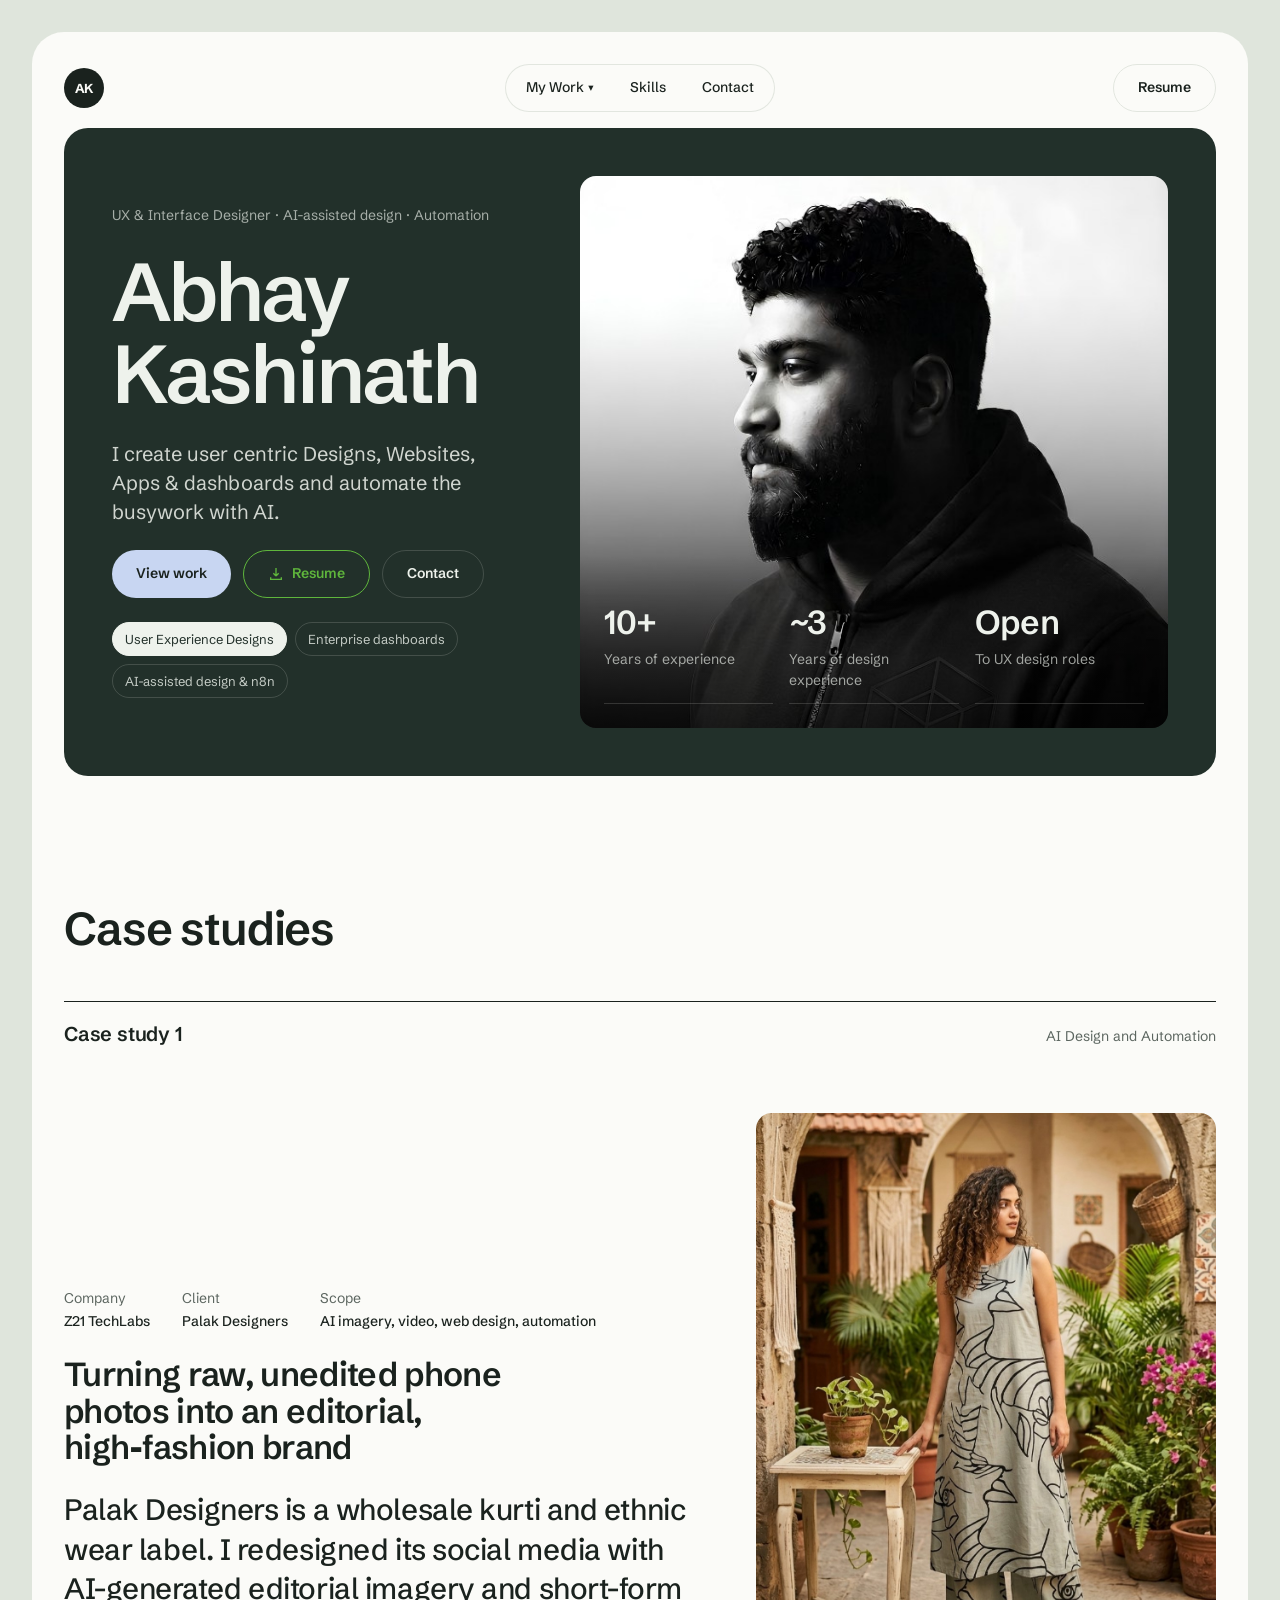
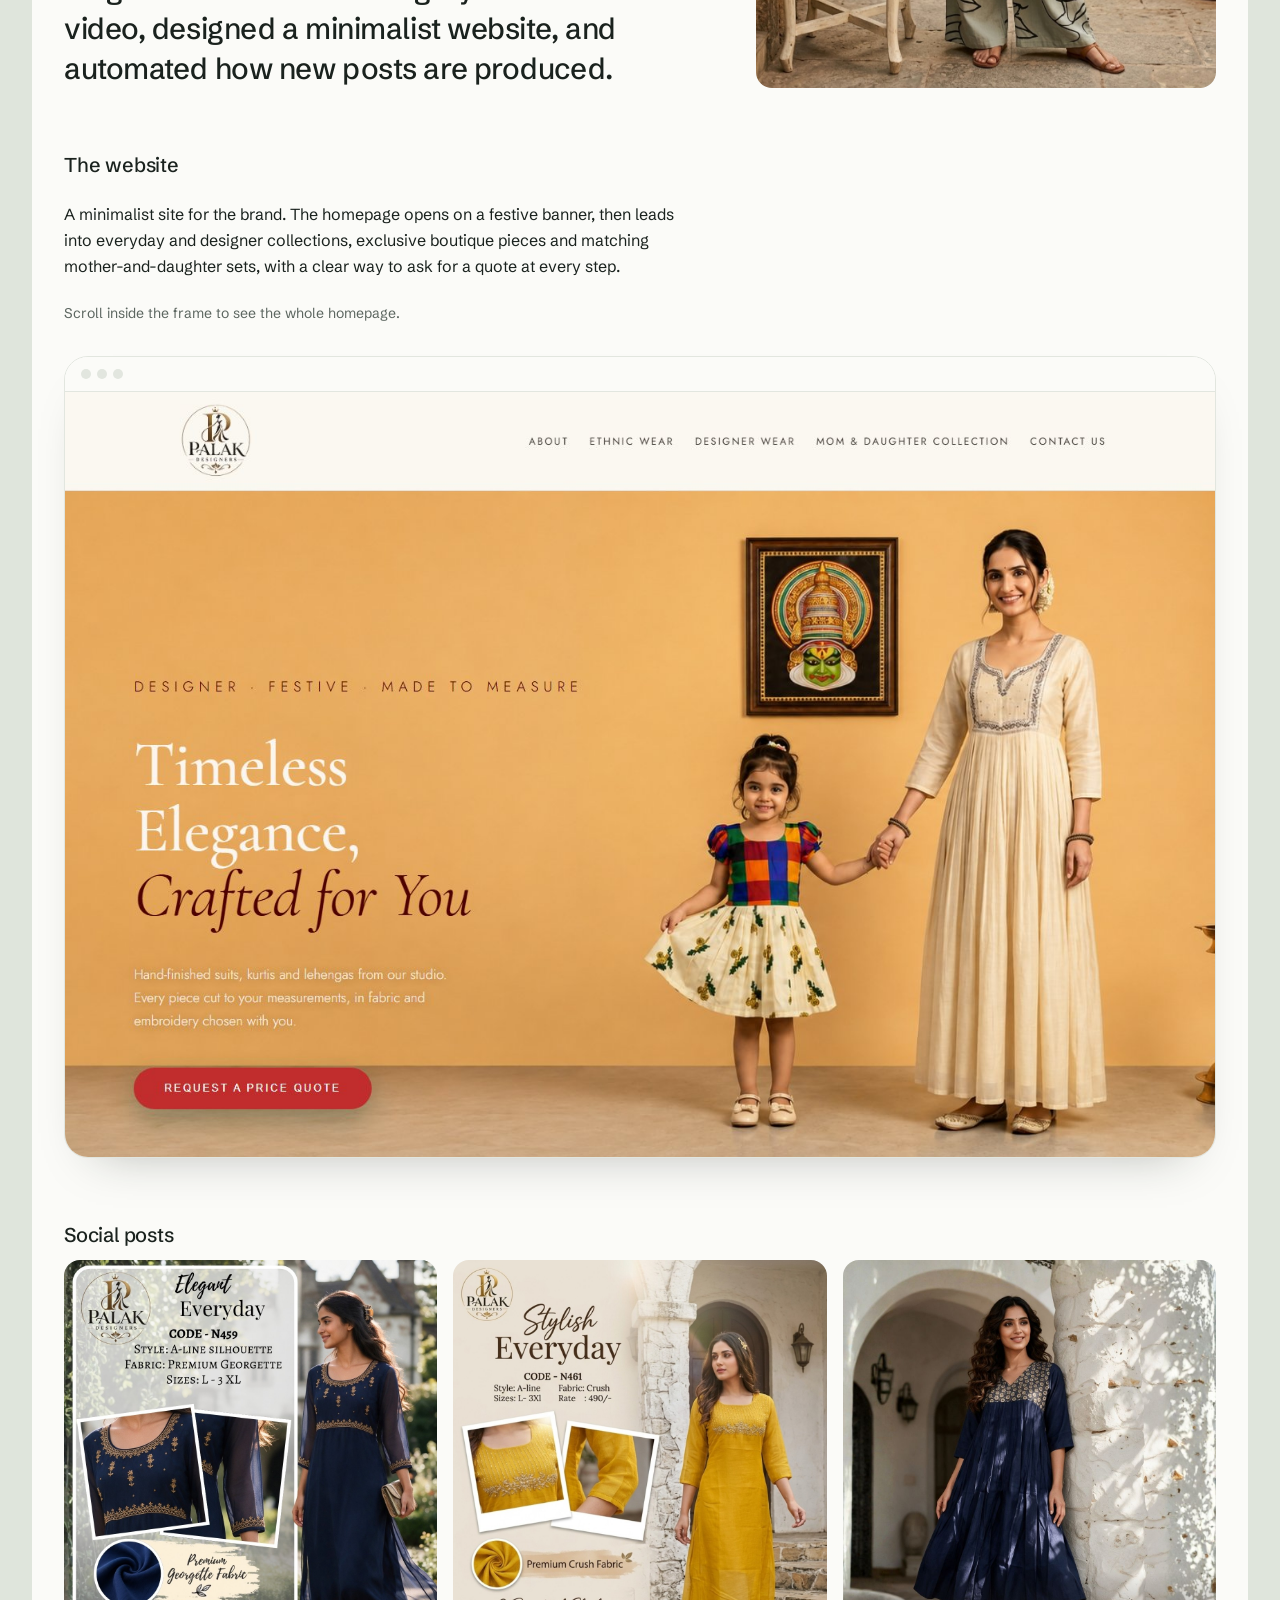
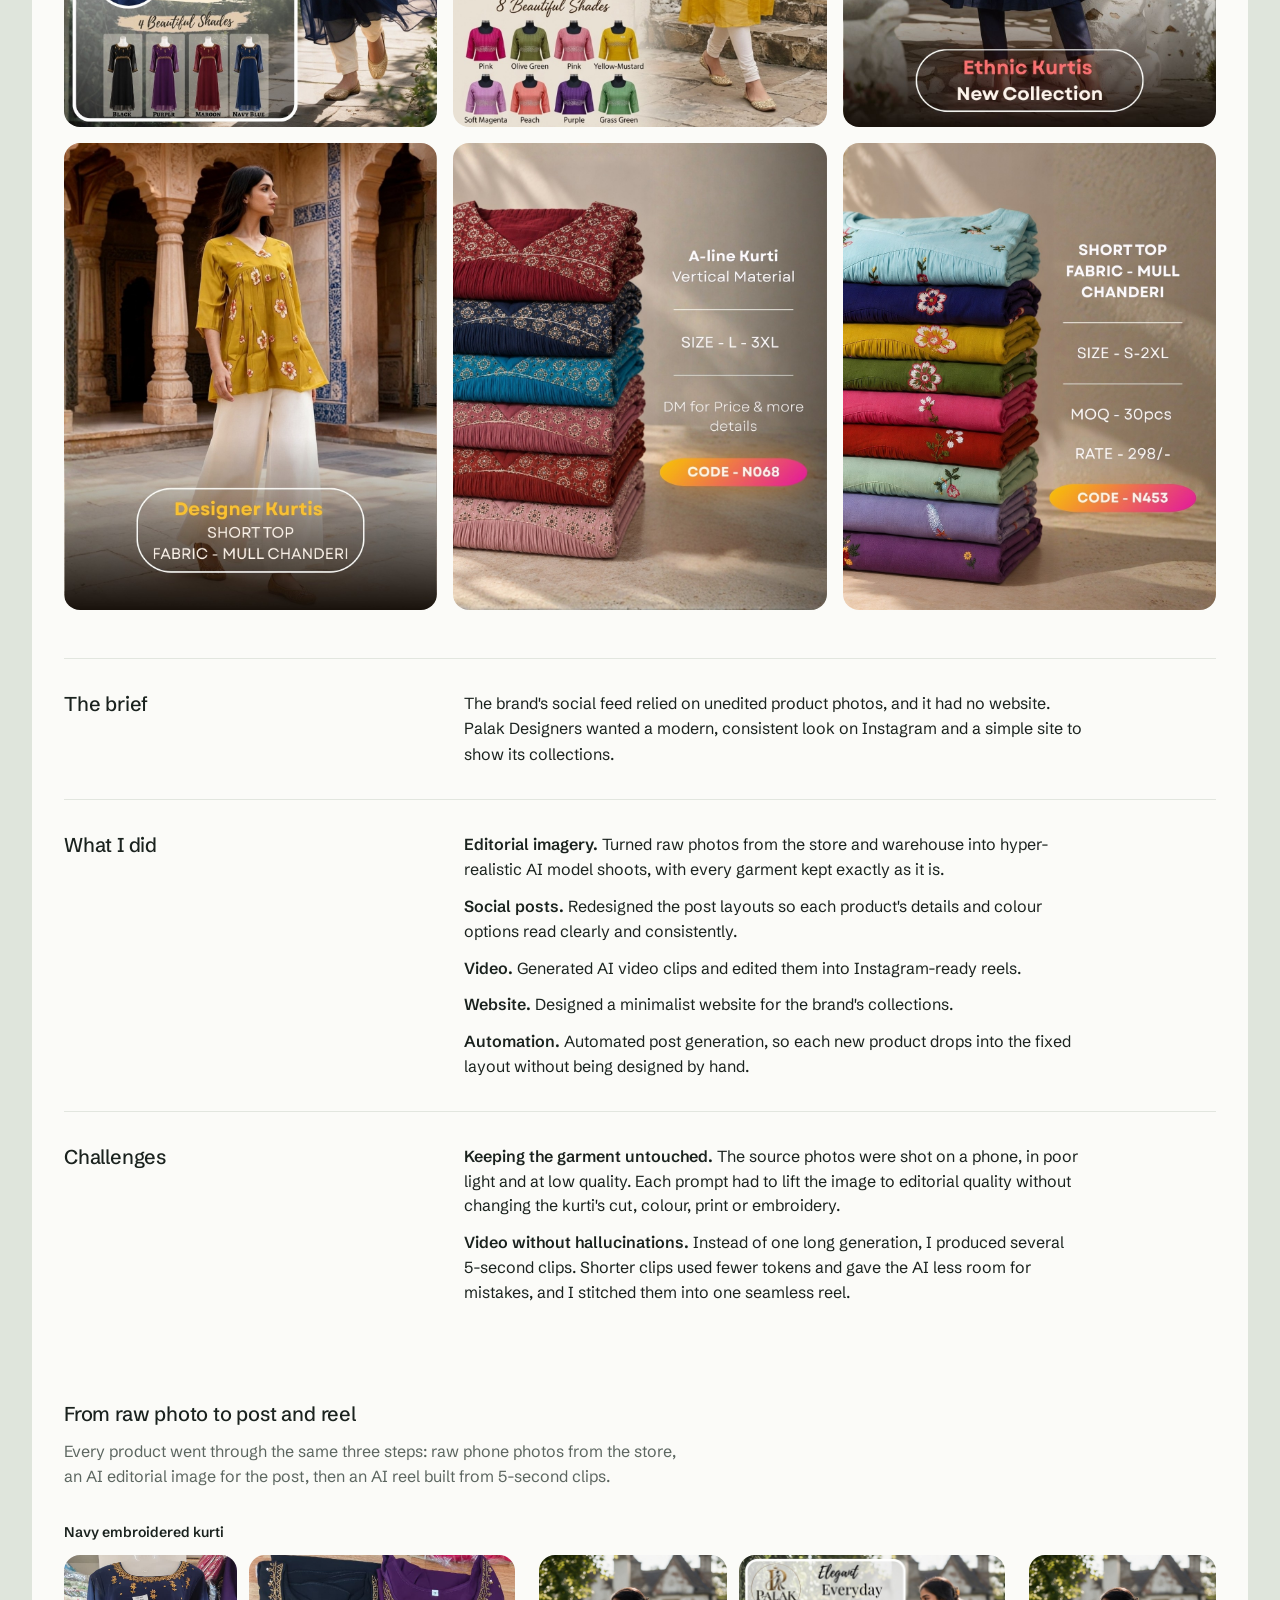
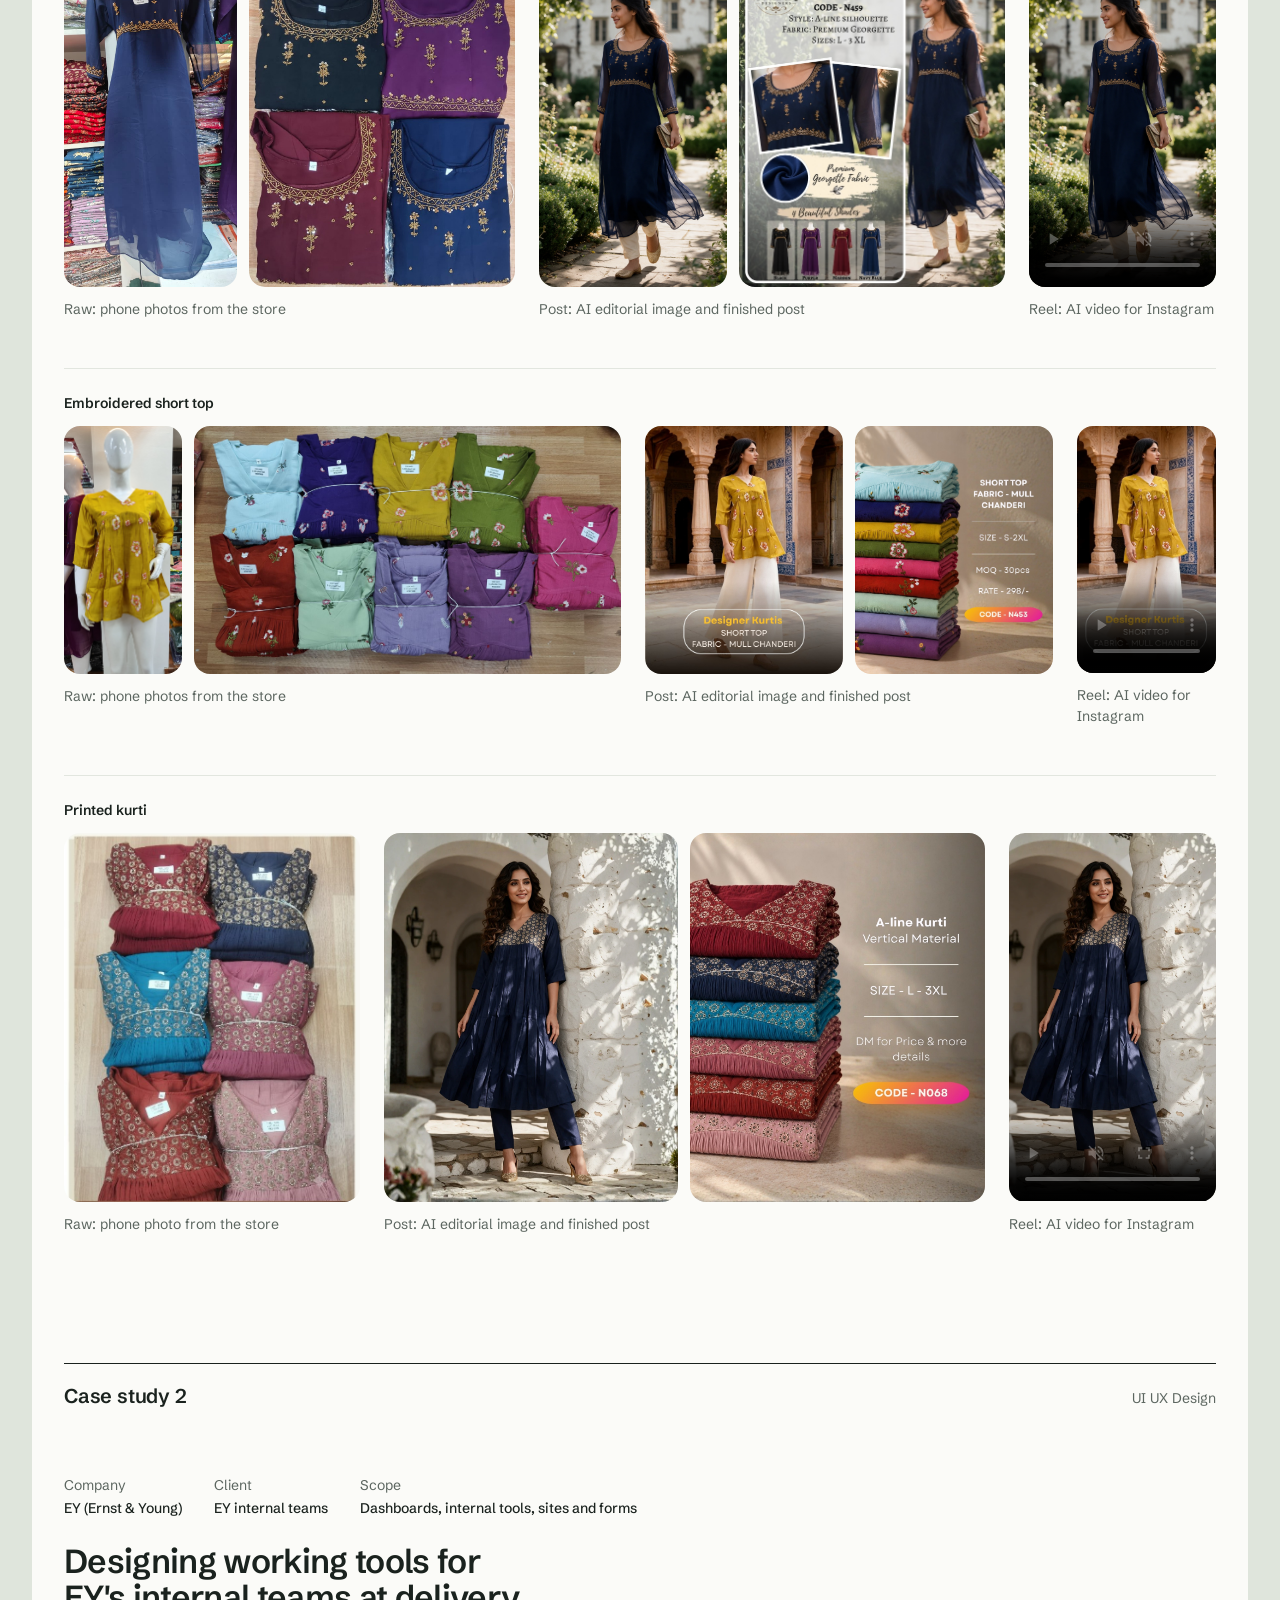
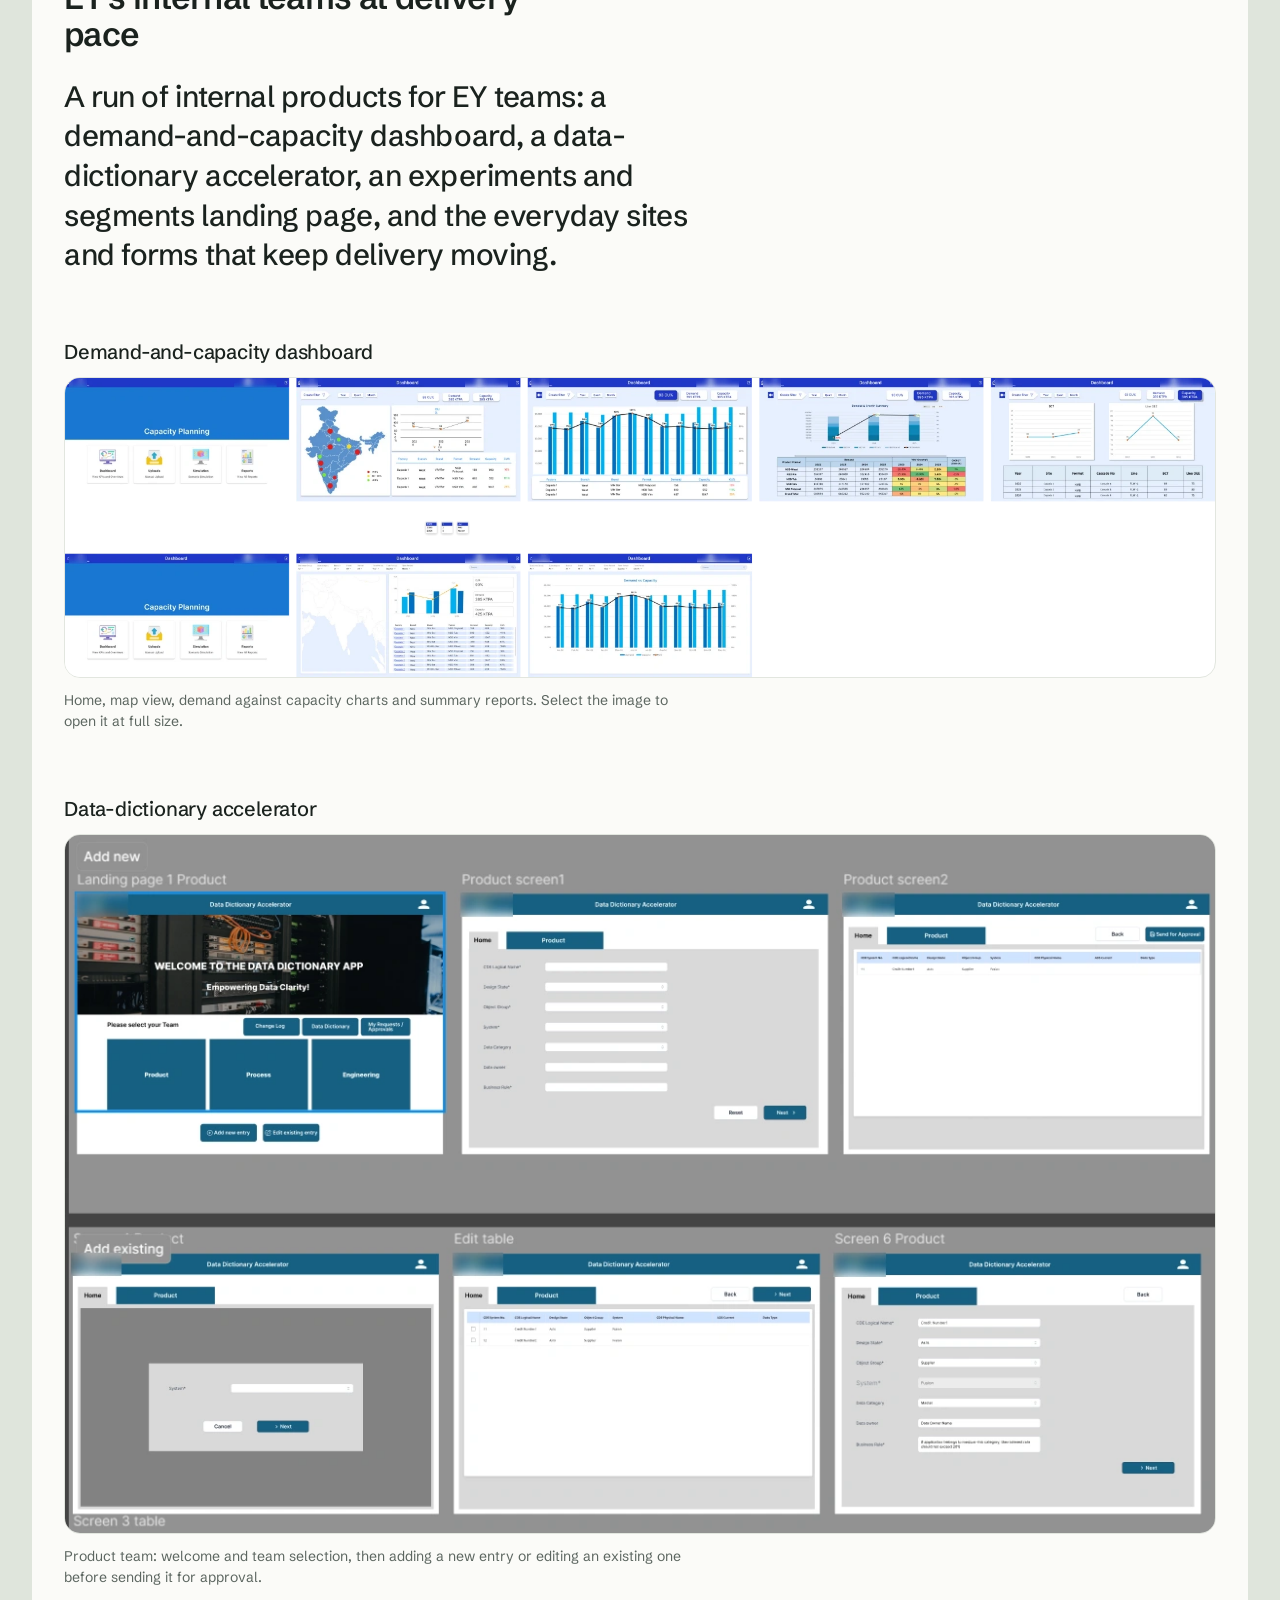
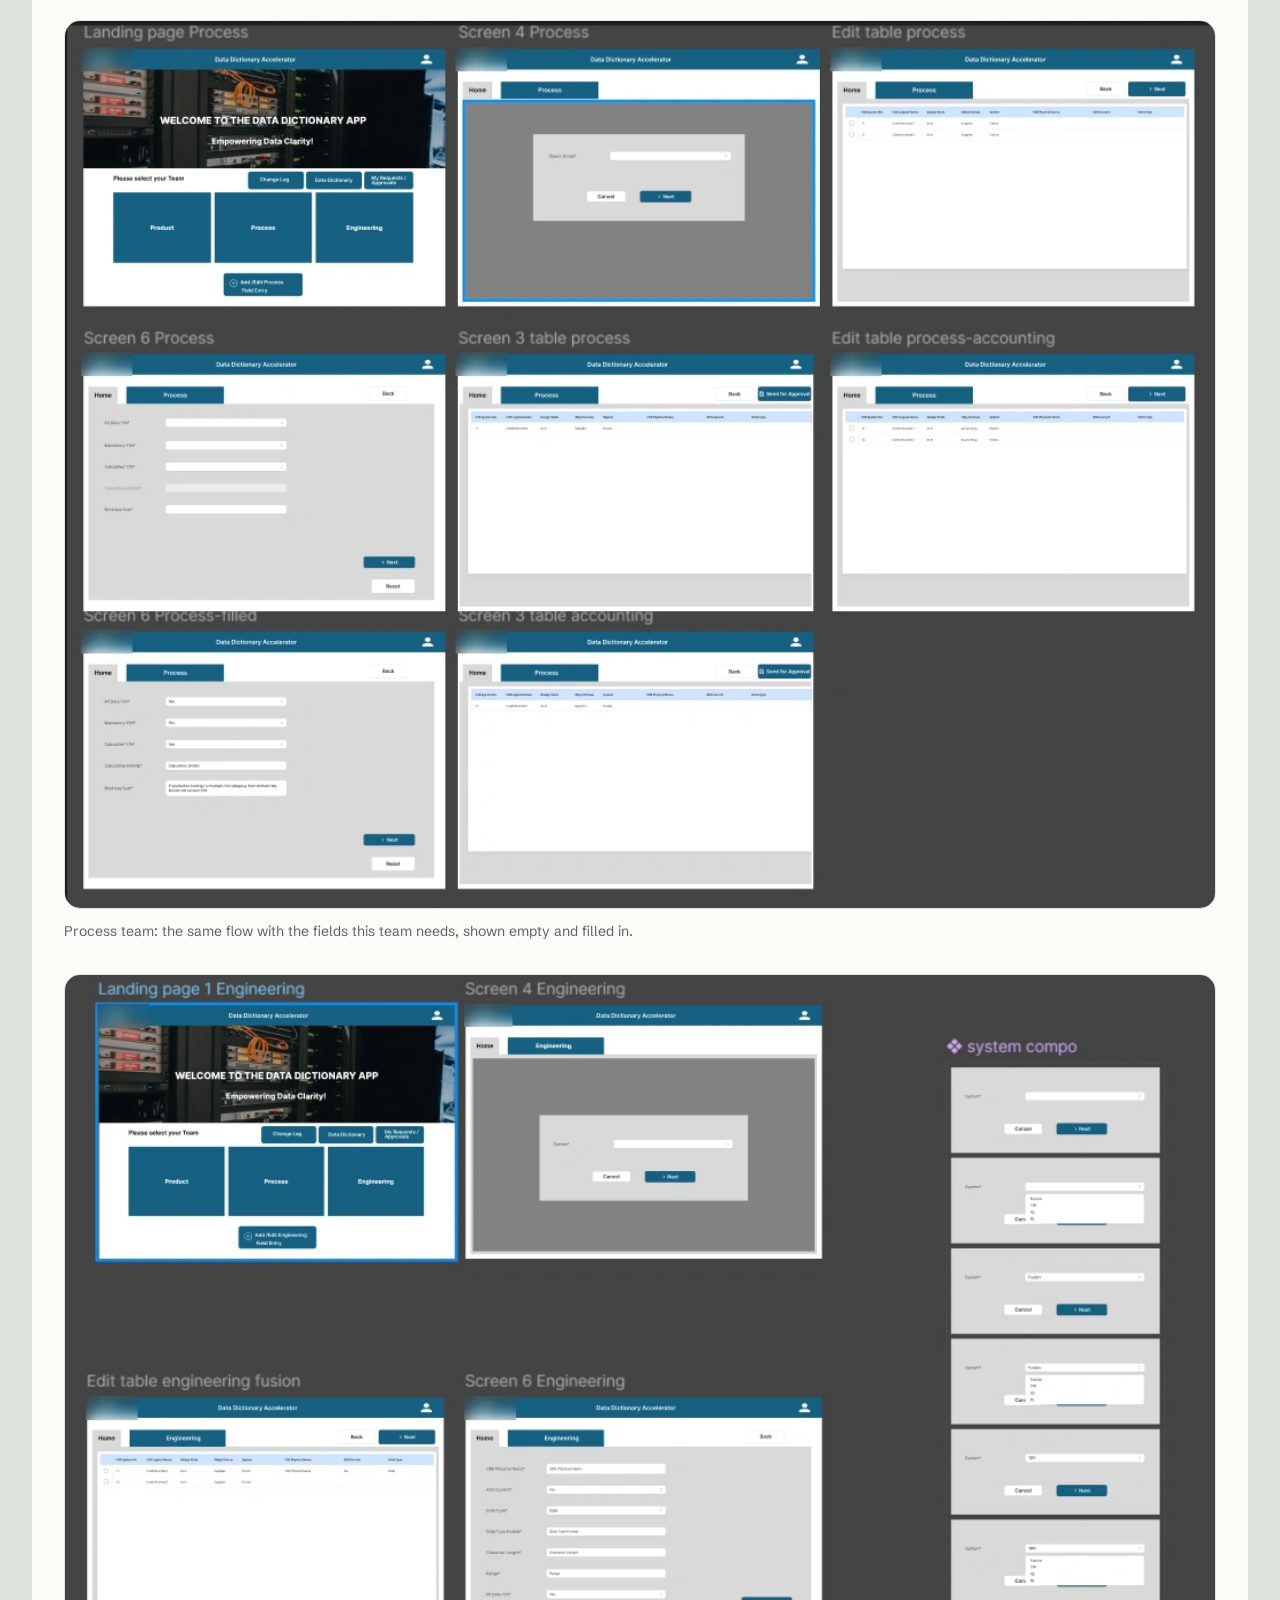
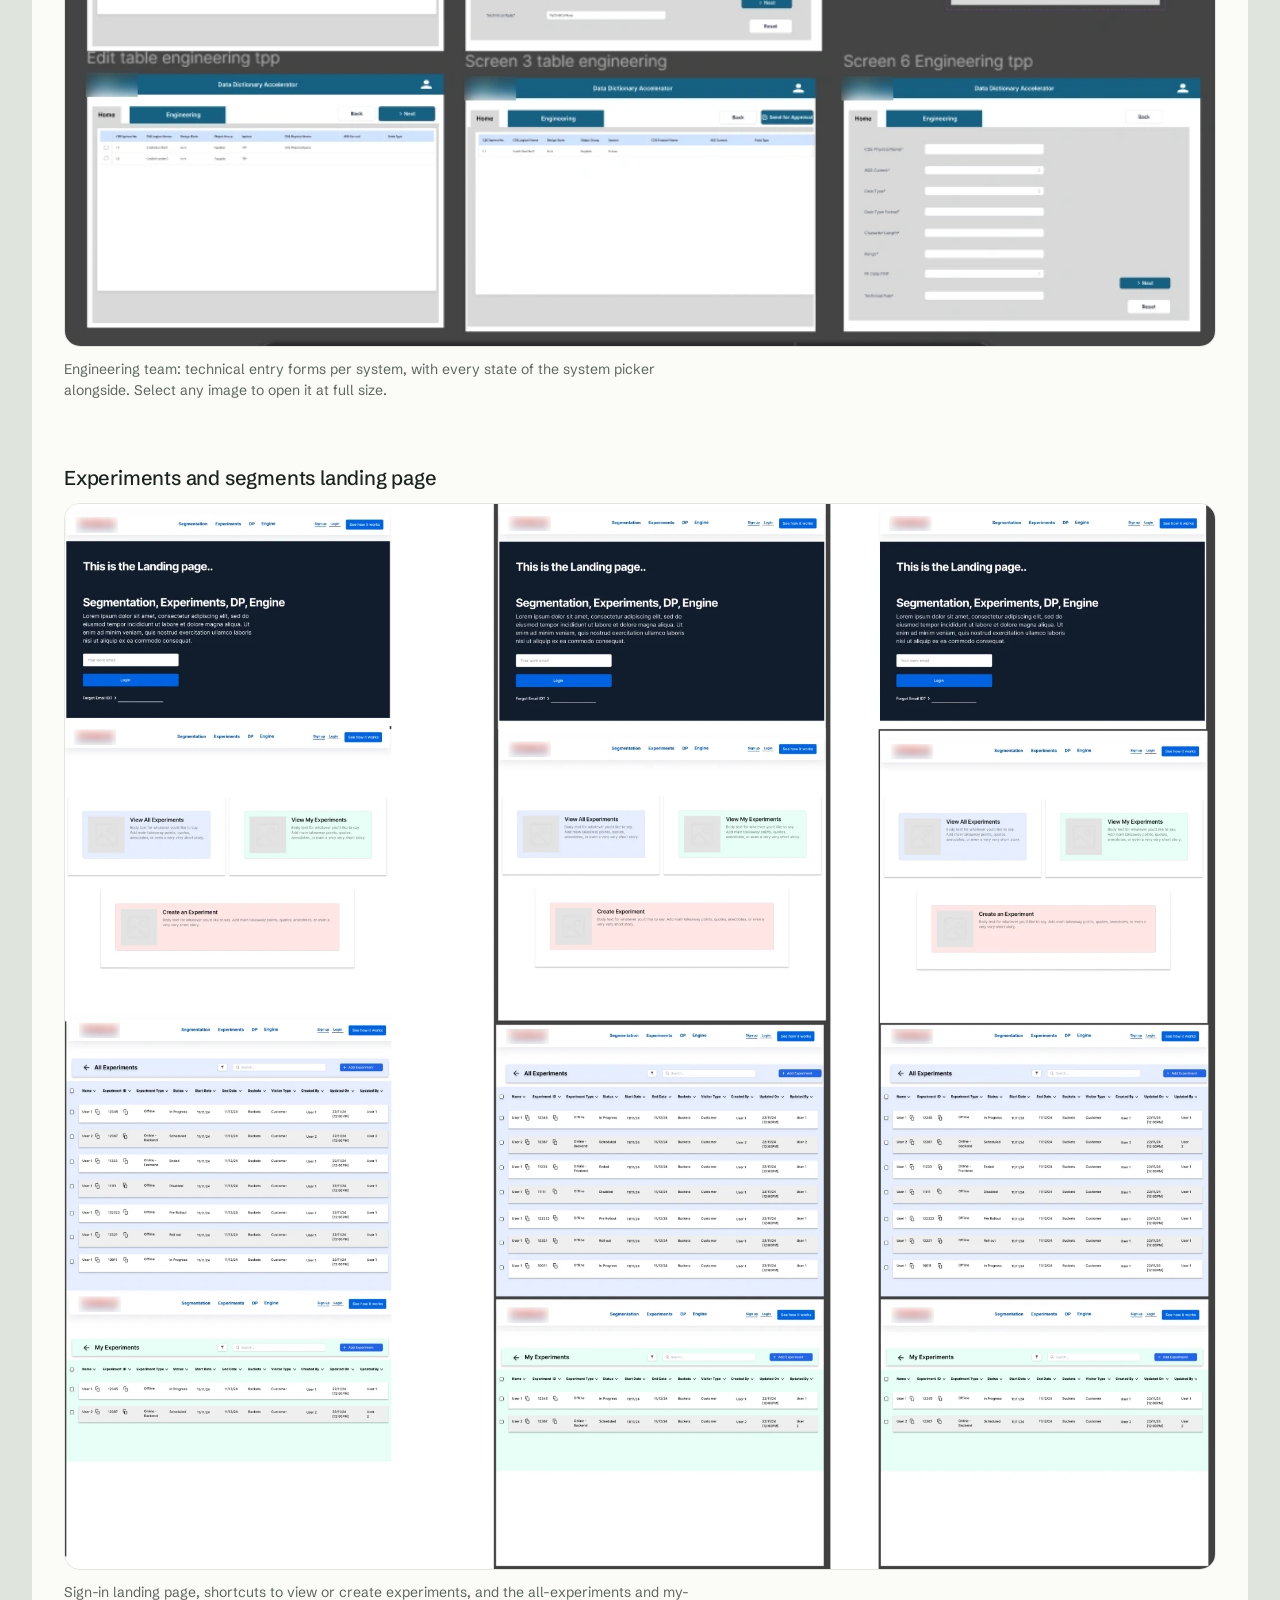
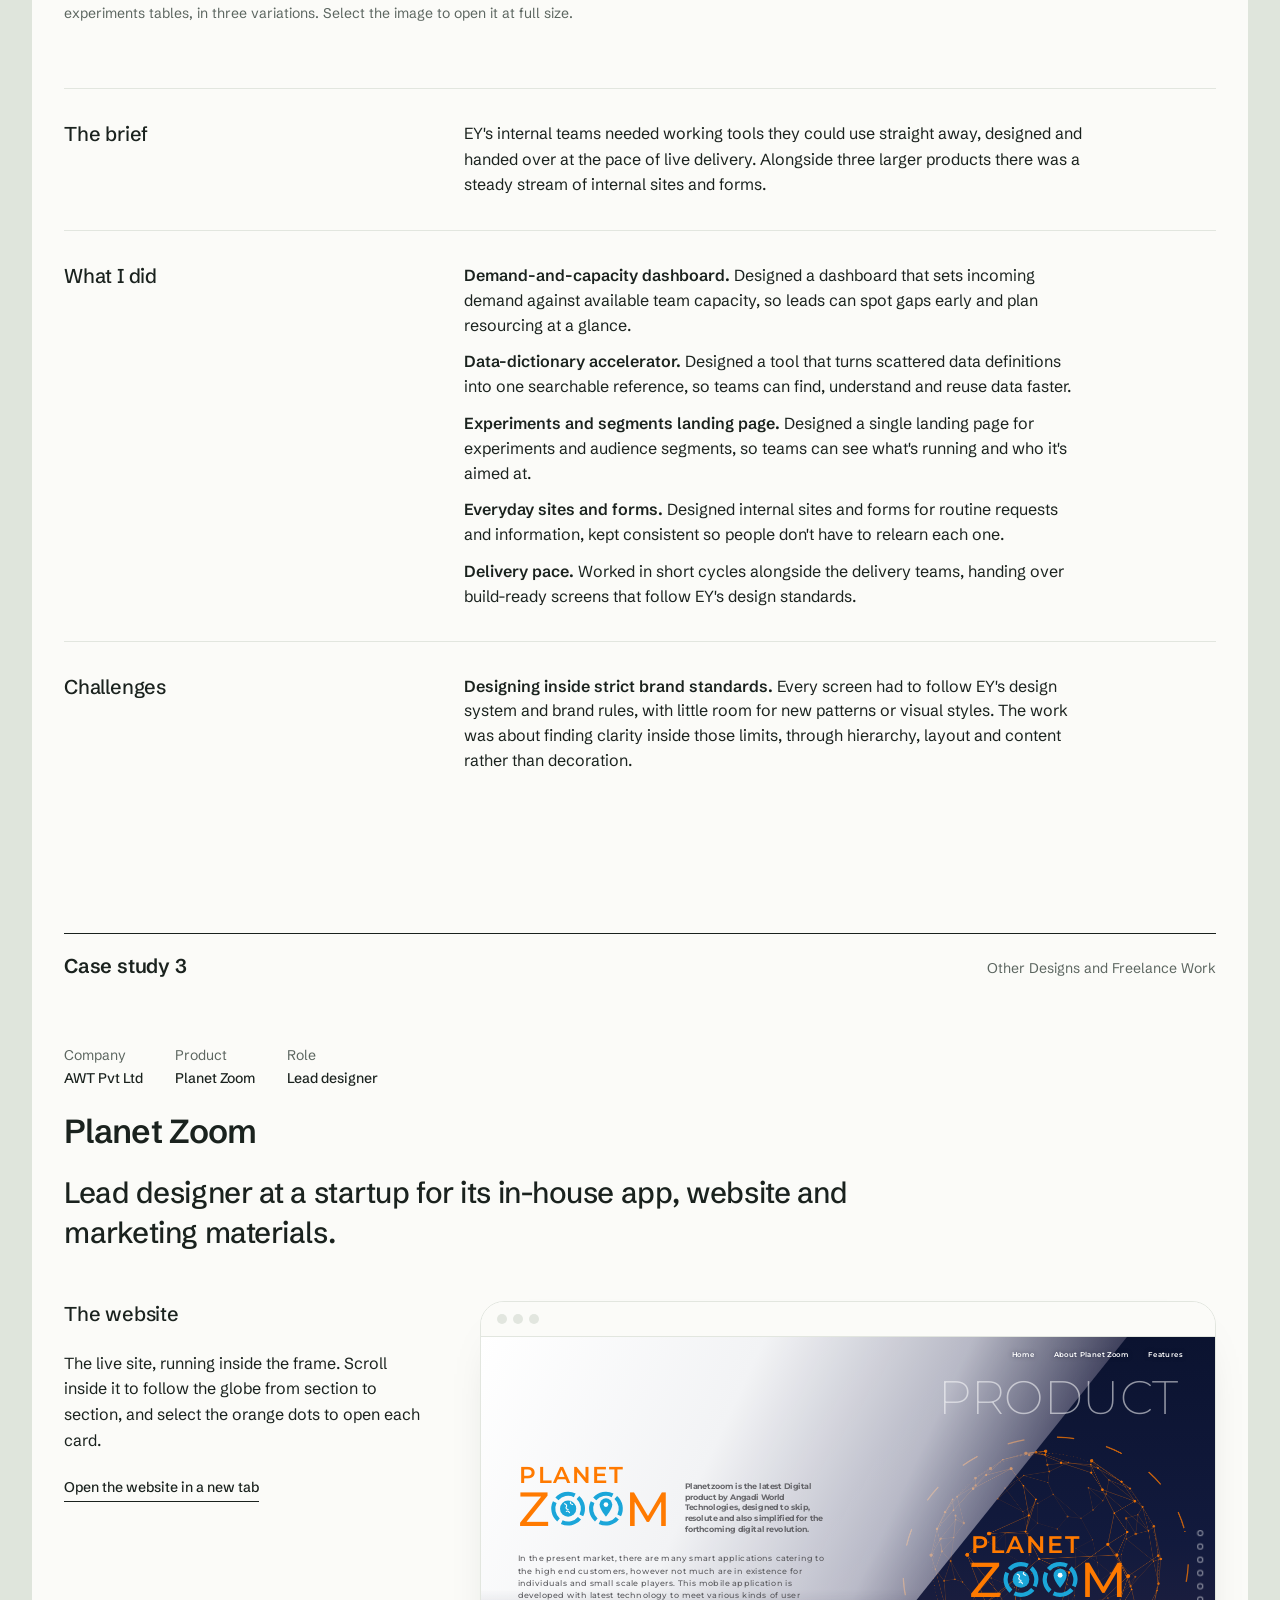
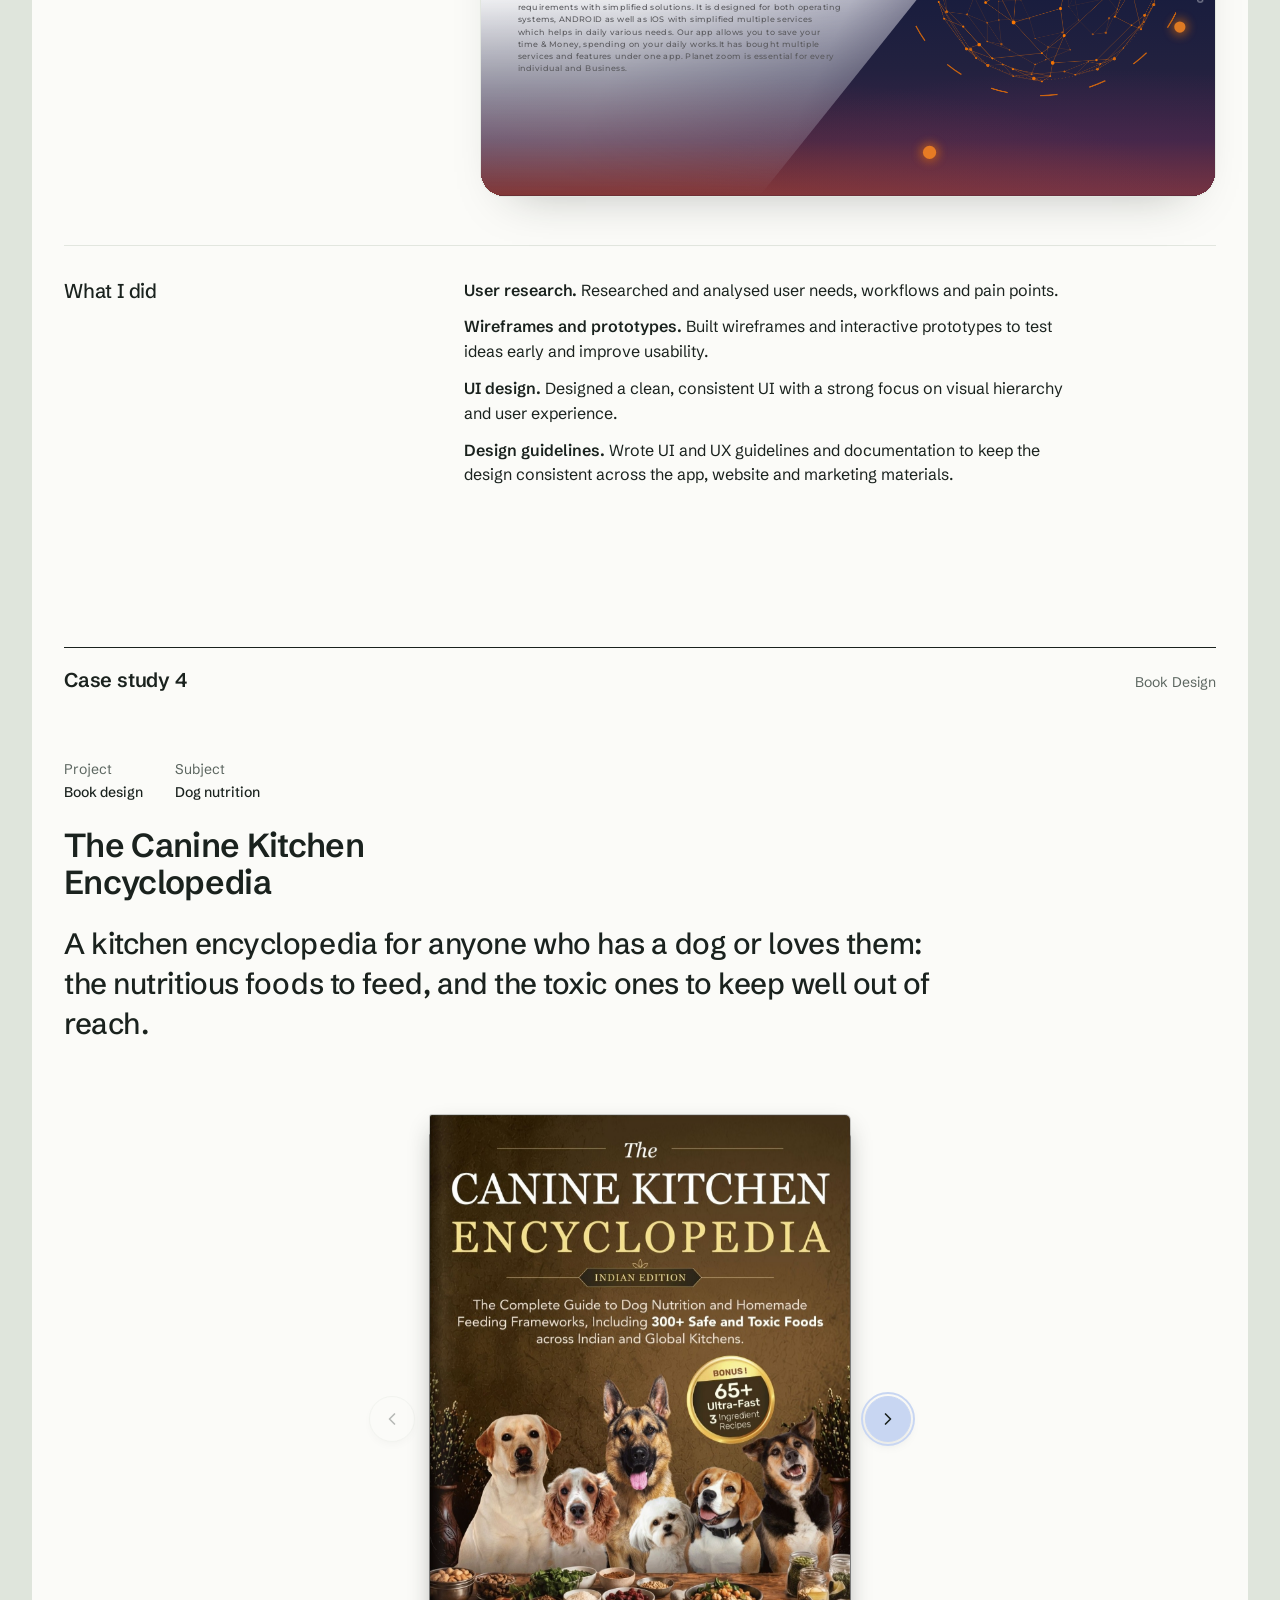
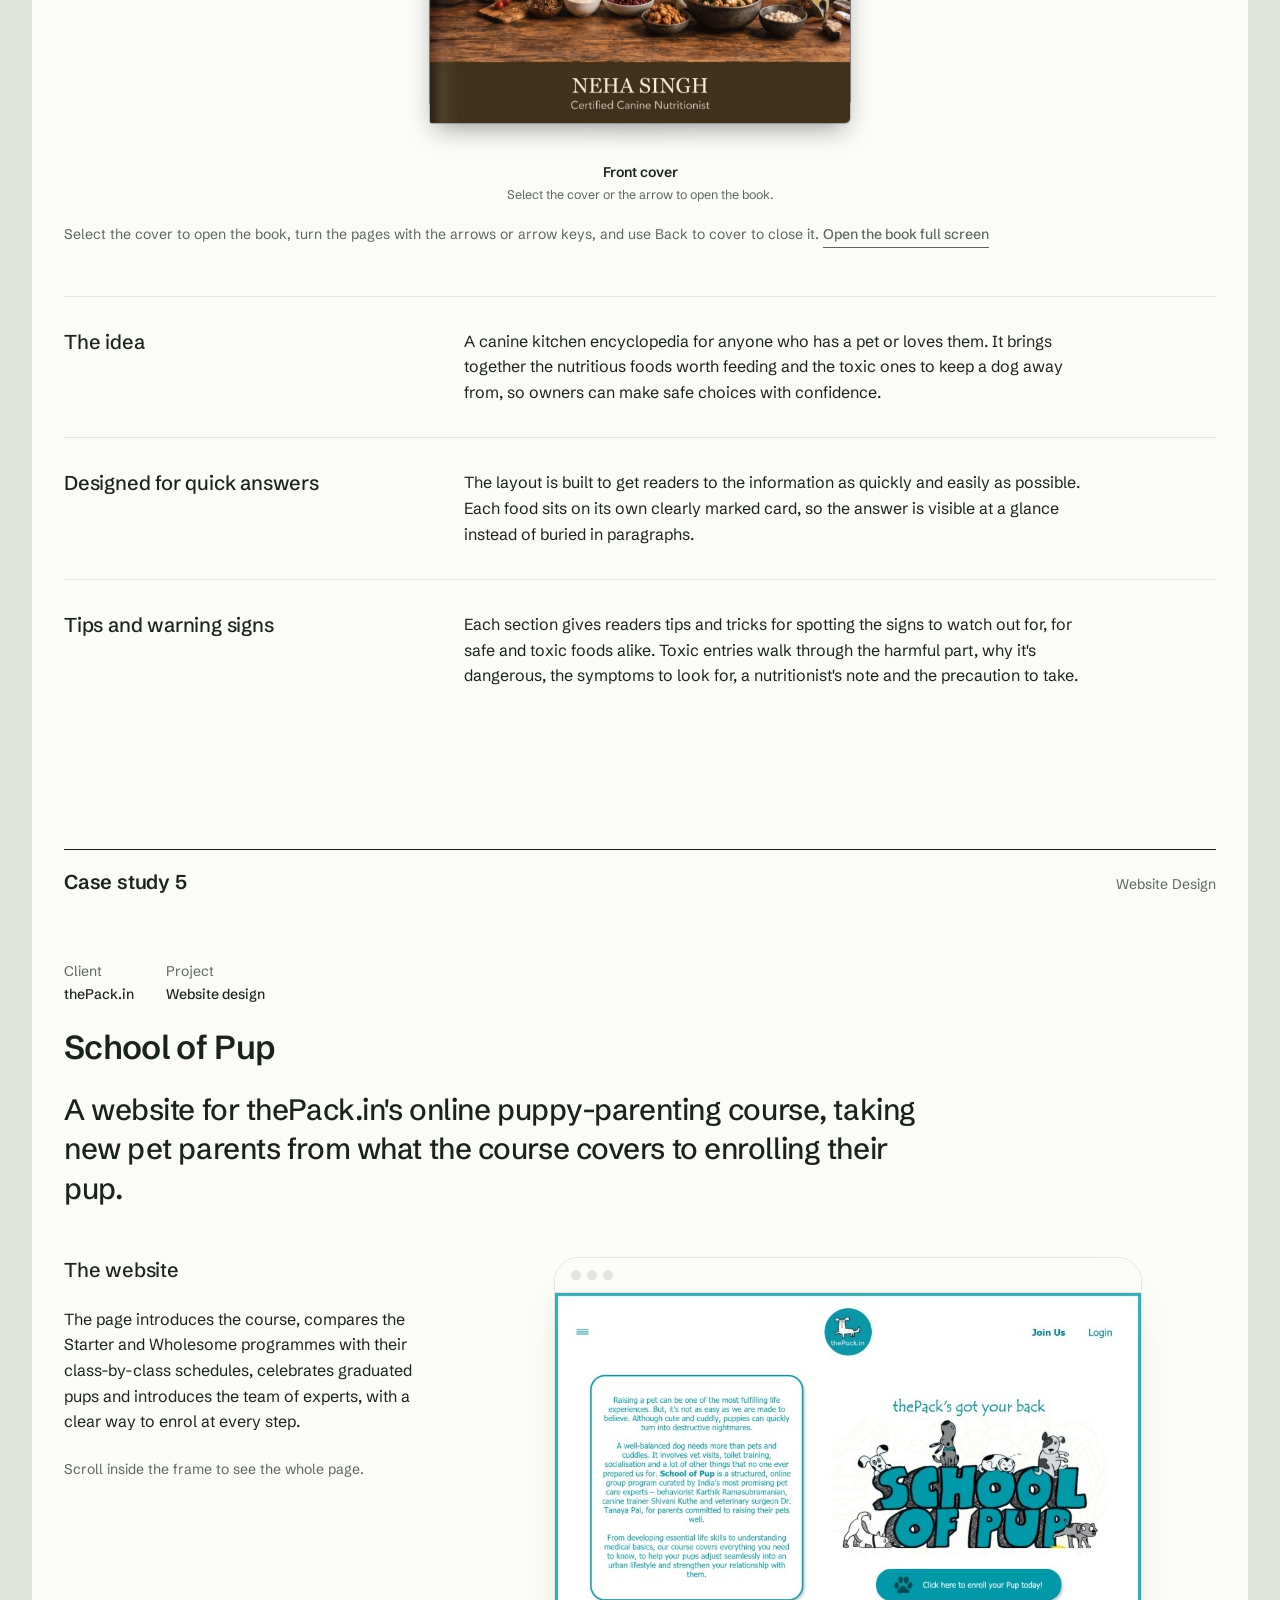
<file: abhay-portfolio/index.html>
<!doctype html>
<html lang="en">
<head>
  <meta charset="utf-8">
  <meta name="viewport" content="width=device-width, initial-scale=1">
  <title>Abhay Kashinath, UX and Interface Designer</title>
  <meta name="description" content="Portfolio of Abhay Kashinath, UX and interface designer working across AI-assisted design and automation.">
  <link rel="preconnect" href="https://fonts.googleapis.com">
  <link rel="preconnect" href="https://fonts.gstatic.com" crossorigin>
  <link href="https://fonts.googleapis.com/css2?family=Schibsted+Grotesk:ital,wght@0,400..900;1,400..900&display=swap" rel="stylesheet">
  <!-- bump ?v= after editing styles.css, so browsers fetch the new file instead of a cached copy -->
  <link rel="stylesheet" href="styles.css?v=2026-10-29">
</head>
<body id="top">

  <div class="frame">

    <!-- ============ HEADER ============ -->
    <header class="header">
      <a class="brand" href="#top" aria-label="Abhay Kashinath — home"><span class="mark" aria-hidden="true">AK</span></a>
      <nav aria-label="Primary">
        <ul>
          <li class="has-drop">
            <button type="button" class="drop-toggle" aria-haspopup="true" aria-expanded="false">My Work <span class="drop-caret" aria-hidden="true">▾</span></button>
            <ul class="drop-menu">
              <li><a href="#cs-palak">AI Design and Automation</a></li>
              <li><a href="#cs-ey">UI UX Design</a></li>
              <li><a href="#cs-planetzoom">Other Designs and Freelance Work</a></li>
              <li><a href="#cs-canine-book">Book Design</a></li>
              <li><a href="#cs-school-of-pup">Website Design</a></li>
            </ul>
          </li>
          <li><button type="button" class="nav-btn" data-open-skills aria-haspopup="dialog" aria-controls="skills">Skills</button></li>
          <li><a href="#contact">Contact</a></li>
          <!-- after replacing resume.pdf, change ?v= on all three Resume links so browsers fetch the new file -->
          <li class="cta"><a class="btn" href="resume.pdf?v=2026-11-16" target="_blank" rel="noopener">Resume</a></li>
        </ul>
      </nav>
    </header>

    <main>

      <!-- ============ HERO ============ -->
      <section class="section hero-wrap" aria-labelledby="hero-title">
        <div class="hero surface-deep">
          <div class="hero__intro">
            <p class="eyebrow">UX &amp; Interface Designer · AI-assisted design · Automation</p>
            <h1 id="hero-title">Abhay <span>Kashinath</span></h1>
            <p class="lead">I create user centric Designs, Websites, Apps &amp; dashboards and automate the busywork with AI.&nbsp;</p>
            <div class="actions">
              <a class="btn" href="#work">View work</a>
              <a class="btn on-dark ghost" href="resume.pdf?v=2026-11-16" target="_blank" rel="noopener" style="border-style: solid; border-color: #5fb63c"><svg viewBox="0 0 24 24" fill="none" stroke="currentColor" stroke-width="2" aria-hidden="true"><path d="M12 3v12m0 0 4-4m-4 4-4-4M4 17v3h16v-3" stroke="#5fb63c"></path></svg><span style="color: #5fb63c">Resume</span></a>
              <a class="btn on-dark ghost" href="#contact">Contact</a>
            </div>
            <div class="chips" aria-label="Key skills"><span class="chip solid">User Experience Designs</span>
              <span class="chip">Enterprise dashboards</span>
              <span class="chip">AI-assisted design &amp; n8n</span>
            </div>
          </div>

          <figure class="hero__media media">
            <!-- easter egg: clicking the portrait opens #egg. No hover state on purpose. -->
            <button type="button" class="egg-trigger" data-open-dialog="egg" aria-haspopup="dialog">
              <img src="images/abhay-portrait.jpg" alt="Portrait of Abhay Kashinath" width="615" height="848">
            </button>
          </figure>

          <div class="hero__stats">
            <div class="stat">
              <p class="t-h3">10+</p>
              <p class="t-small">Years of experience</p>
            </div>
            <div class="stat">
              <p class="t-h3">~3</p>
              <p class="t-small">Years of design experience</p>
            </div>
            <div class="stat">
              <p class="t-h3">Open</p>
              <p class="t-small">To UX design roles</p>
            </div>
          </div>
        </div>
      </section>

      <!-- ============ WORK ============ -->
      <section class="section" id="work" aria-labelledby="work-title">
        <div class="section-head">
          <h2 class="t-h2" id="work-title">Case studies</h2>
        </div>

        <!-- ---------- Case study 1 · AI Design and Automation (most recent) ---------- -->
        <article class="case" id="cs-palak">
          <p class="case__label"><span class="case__num">Case study 1</span><span class="case__cat">AI Design and Automation</span></p>
          <header class="case__head">
            <div class="case__intro">
              <dl class="case__meta">
                <div><dt class="t-small">Company</dt><dd class="t-small">Z21 TechLabs</dd></div>
                <div><dt class="t-small">Client</dt><dd class="t-small">Palak Designers</dd></div>
                <div><dt class="t-small">Scope</dt><dd class="t-small">AI imagery, video, web design, automation</dd></div>
              </dl>
              <h3 class="t-h3 case__title">Turning raw, unedited phone photos into an editorial, high&#8209;fashion brand</h3>
              <p class="t-lead">Palak Designers is a wholesale kurti and ethnic wear label. I redesigned its social media with AI-generated editorial imagery and short-form video, designed a minimalist website, and automated how new posts are produced.</p>
            </div>
            <figure class="case__feature media">
              <img src="images/palak/editorial-printed-set.jpg" alt="AI-generated editorial photo of a model in a grey printed kurta and palazzo set in a sunlit courtyard" width="1079" height="1350" loading="lazy">
            </figure>
          </header>

          <!-- Website on its own: the full homepage in a frame you can scroll through -->
          <div class="case__block site-show site-show--roomy">
            <div class="site-show__text stack">
              <h4 class="t-h4">The website</h4>
              <p class="t-body">A minimalist site for the brand. The homepage opens on a festive banner, then leads into everyday and designer collections, exclusive boutique pieces and matching mother-and-daughter sets, with a clear way to ask for a quote at every step.</p>
              <p class="t-small">Scroll inside the frame to see the whole homepage.</p>
            </div>
            <div class="browser">
              <div class="browser__bar" aria-hidden="true"><span></span><span></span><span></span></div>
              <div class="browser__view" tabindex="0" role="region" aria-label="Palak Designers homepage, scrollable">
                <img src="images/palak/website.jpg" alt="Palak Designers website homepage, from the hero banner down to the footer" width="1440" height="4390" loading="lazy">
              </div>
            </div>
          </div>

          <div class="case__block">
            <h4 class="t-h4">Social posts</h4>
            <div class="posts">
            <figure class="shot-post media">
              <img src="images/palak/post-navy-kurti.jpg" alt="Instagram post for a navy embroidered kurti, with detail close-ups and colour options" width="1080" height="1350" loading="lazy">
            </figure>
            <figure class="shot-post media">
              <img src="images/palak/post-mustard-kurti.jpg" alt="Instagram post for a mustard embroidered kurti, with detail shots and colour options" width="1080" height="1350" loading="lazy">
            </figure>
            <figure class="shot-post media">
              <img src="images/palak/post-ethnic-kurtis.jpg" alt="Instagram post announcing a new kurti collection, with a model in a navy pleated kurti" width="1080" height="1350" loading="lazy">
            </figure>
            <figure class="shot-post media">
              <img src="images/palak/post-short-top.jpg" alt="Instagram post for a mustard short top with floral embroidery" width="1080" height="1350" loading="lazy">
            </figure>
            <figure class="shot-post media">
              <img src="images/palak/post-printed-kurti-stack.jpg" alt="Product post showing a stack of printed kurtis in several colours" width="1080" height="1350" loading="lazy">
            </figure>
            <figure class="shot-post media">
              <img src="images/palak/post-short-top-stack.jpg" alt="Product post showing a stack of embroidered short tops in several colours" width="1080" height="1350" loading="lazy">
            </figure>
            </div>
          </div>

          <ul class="rows">
            <li class="row">
              <h4 class="t-h4">The brief</h4>
              <p class="t-body">The brand's social feed relied on unedited product photos, and it had no website. Palak Designers wanted a modern, consistent look on Instagram and a simple site to show its collections.</p>
            </li>
            <li class="row">
              <h4 class="t-h4">What I did</h4>
              <ul class="points">
                <li><strong>Editorial imagery.</strong> Turned raw photos from the store and warehouse into hyper-realistic AI model shoots, with every garment kept exactly as it is.</li>
                <li><strong>Social posts.</strong> Redesigned the post layouts so each product's details and colour options read clearly and consistently.</li>
                <li><strong>Video.</strong> Generated AI video clips and edited them into Instagram-ready reels.</li>
                <li><strong>Website.</strong> Designed a minimalist website for the brand's collections.</li>
                <li><strong>Automation.</strong> Automated post generation, so each new product drops into the fixed layout without being designed by hand.</li>
              </ul>
            </li>
            <li class="row">
              <h4 class="t-h4">Challenges</h4>
              <ul class="points">
                <li><strong>Keeping the garment untouched.</strong> The source photos were shot on a phone, in poor light and at low quality. Each prompt had to lift the image to editorial quality without changing the kurti's cut, colour, print or embroidery.</li>
                <li><strong>Video without hallucinations.</strong> Instead of one long generation, I produced several 5-second clips. Shorter clips used fewer tokens and gave the AI less room for mistakes, and I stitched them into one seamless reel.</li>
              </ul>
            </li>
          </ul>

          <!-- The process, one row per product: raw photos, then the AI image and post, then the reel.
               Everything keeps its own shape and shares one height: --r is width ÷ height, --sum adds a stage up. -->
          <div class="case__block">
            <h4 class="t-h4">From raw photo to post and reel</h4>
            <p class="t-body process__intro">Every product went through the same three steps: raw phone photos from the store, an AI editorial image for the post, then an AI reel built from 5-second clips.</p>

            <div class="compare-set">
              <p class="compare__title t-small">Navy embroidered kurti</p>
              <div class="compare">
                <figure class="compare__stage" style="--sum: 1.322">
                  <div class="compare__imgs">
                    <img style="--r: 0.519" src="images/palak/raw-navy-kurti-hanger.jpg" alt="Raw phone photo of a navy embroidered kurti on a hanger in the store, in flat indoor light" width="664" height="1280" loading="lazy">
                    <img style="--r: 0.803" src="images/palak/raw-navy-kurti-colours.jpg" alt="Raw phone photo of the same kurti folded in four colours" width="806" height="1004" loading="lazy">
                  </div>
                  <figcaption class="t-small">Raw: phone photos from the store</figcaption>
                </figure>
                <figure class="compare__stage" style="--sum: 1.365">
                  <div class="compare__imgs">
                    <img style="--r: 0.565" src="images/palak/ai-navy-kurti.webp" alt="AI editorial photo of a model wearing the same navy kurti in a sunlit garden" width="1129" height="2000" loading="lazy">
                    <img style="--r: 0.8" src="images/palak/post-navy-kurti.jpg" alt="Finished Instagram post with the editorial photo, detail close-ups and colour options" width="1080" height="1350" loading="lazy">
                  </div>
                  <figcaption class="t-small">Post: AI editorial image and finished post</figcaption>
                </figure>
                <figure class="compare__stage" style="--sum: 0.5625">
                  <div class="compare__imgs">
                    <video style="--r: 0.5625" controls muted playsinline preload="metadata" poster="images/palak/ai-navy-kurti.webp" width="1080" height="1920" aria-label="AI reel of a model walking in the navy kurti">
                      <source src="images/palak/reel-navy-kurti.mp4" type="video/mp4">
                    </video>
                  </div>
                  <figcaption class="t-small">Reel: AI video for Instagram</figcaption>
                </figure>
              </div>
            </div>

            <div class="compare-set">
              <p class="compare__title t-small">Embroidered short top</p>
              <div class="compare">
                <figure class="compare__stage" style="--sum: 2.202">
                  <div class="compare__imgs">
                    <img style="--r: 0.475" src="images/palak/raw-short-top-mannequin.jpg" alt="Raw phone photo of a mustard embroidered short top on a store mannequin" width="949" height="2000" loading="lazy">
                    <img style="--r: 1.727" src="images/palak/raw-short-top-colours.jpg" alt="Raw phone photo of the same short top folded in nine colours on a wooden floor" width="2000" height="1158" loading="lazy">
                  </div>
                  <figcaption class="t-small">Raw: phone photos from the store</figcaption>
                </figure>
                <figure class="compare__stage" style="--sum: 1.6">
                  <div class="compare__imgs">
                    <img style="--r: 0.8" src="images/palak/post-short-top.jpg" alt="AI editorial photo of a model wearing the same mustard short top" width="1080" height="1350" loading="lazy">
                    <img style="--r: 0.8" src="images/palak/post-short-top-stack.jpg" alt="Finished product post with the colours restyled as a neat stack" width="1080" height="1350" loading="lazy">
                  </div>
                  <figcaption class="t-small">Post: AI editorial image and finished post</figcaption>
                </figure>
                <figure class="compare__stage" style="--sum: 0.5625">
                  <div class="compare__imgs">
                    <video style="--r: 0.5625" controls muted playsinline preload="metadata" poster="images/palak/post-short-top.jpg" width="478" height="850" aria-label="AI reel of a model in the mustard short top">
                      <source src="images/palak/reel-short-top.mp4" type="video/mp4">
                    </video>
                  </div>
                  <figcaption class="t-small">Reel: AI video for Instagram</figcaption>
                </figure>
              </div>
            </div>

            <div class="compare-set">
              <p class="compare__title t-small">Printed kurti</p>
              <div class="compare">
                <figure class="compare__stage" style="--sum: 0.803">
                  <div class="compare__imgs">
                    <img style="--r: 0.803" src="images/palak/raw-printed-kurti-stack.png" alt="Raw phone photo of a printed kurti folded in six colours" width="313" height="390" loading="lazy">
                  </div>
                  <figcaption class="t-small">Raw: phone photo from the store</figcaption>
                </figure>
                <figure class="compare__stage" style="--sum: 1.6">
                  <div class="compare__imgs">
                    <img style="--r: 0.8" src="images/palak/ai-printed-kurti.webp" alt="AI editorial photo of a model in the navy version of the same kurti, beside a whitewashed pillar" width="1080" height="1350" loading="lazy">
                    <img style="--r: 0.8" src="images/palak/post-printed-kurti-stack.jpg" alt="Finished product post with the six colours restyled as a neat stack" width="1080" height="1350" loading="lazy">
                  </div>
                  <figcaption class="t-small">Post: AI editorial image and finished post</figcaption>
                </figure>
                <figure class="compare__stage" style="--sum: 0.5625">
                  <div class="compare__imgs">
                    <video style="--r: 0.5625" controls muted playsinline preload="metadata" poster="images/palak/ai-printed-kurti.webp" width="720" height="1280" aria-label="AI reel of a model in the navy printed kurti">
                      <source src="images/palak/reel-printed-kurti.mp4" type="video/mp4">
                    </video>
                  </div>
                  <figcaption class="t-small">Reel: AI video for Instagram</figcaption>
                </figure>
              </div>
            </div>
          </div>
        </article>

        <!-- ---------- Case study 2 · UI UX Design (EY) ----------
             One block per product: a wide lead screen, then two supporting screens. -->
        <article class="case case--ux" id="cs-ey">
          <p class="case__label"><span class="case__num">Case study 2</span><span class="case__cat">UI UX Design</span></p>
          <header class="case__head">
            <div class="case__intro">
              <dl class="case__meta">
                <div><dt class="t-small">Company</dt><dd class="t-small">EY (Ernst &amp; Young)</dd></div>
                <div><dt class="t-small">Client</dt><dd class="t-small">EY internal teams</dd></div>
                <div><dt class="t-small">Scope</dt><dd class="t-small">Dashboards, internal tools, sites and forms</dd></div>
              </dl>
              <h3 class="t-h3 case__title">Designing working tools for EY's internal teams at delivery pace</h3>
              <p class="t-lead">A run of internal products for EY teams: a demand-and-capacity dashboard, a data-dictionary accelerator, an experiments and segments landing page, and the everyday sites and forms that keep delivery moving.</p>
            </div>
          </header>

          <div class="case__block product">
            <h4 class="t-h4">Demand-and-capacity dashboard</h4>
            <figure class="overview">
              <a href="images/ey/demand-capacity-dashboard.webp" target="_blank" rel="noopener">
                <img src="images/ey/demand-capacity-dashboard.webp" alt="Demand-and-capacity dashboard screens: a capacity planning home page, a map of sites across India, demand against capacity charts, and summary tables" width="2000" height="519" loading="lazy">
              </a>
              <figcaption class="t-small">Home, map view, demand against capacity charts and summary reports. Select the image to open it at full size.</figcaption>
            </figure>
          </div>

          <div class="case__block product">
            <h4 class="t-h4">Data-dictionary accelerator</h4>
            <figure class="overview">
              <a href="images/ey/data-dictionary-product.webp" target="_blank" rel="noopener">
                <img src="images/ey/data-dictionary-product.webp" alt="Data dictionary screens for the Product team: the welcome page with team selection, a new entry form, an entry list ready to send for approval, a system picker, an edit table and a filled-in entry form" width="1181" height="717" loading="lazy">
              </a>
              <figcaption class="t-small">Product team: welcome and team selection, then adding a new entry or editing an existing one before sending it for approval.</figcaption>
            </figure>
            <figure class="overview">
              <a href="images/ey/data-dictionary-process.webp" target="_blank" rel="noopener">
                <img src="images/ey/data-dictionary-process.webp" alt="Data dictionary screens for the Process team: the welcome page, a group picker, edit tables, an entry form shown empty and filled in, and entry lists ready to send for approval" width="1007" height="777" loading="lazy">
              </a>
              <figcaption class="t-small">Process team: the same flow with the fields this team needs, shown empty and filled in.</figcaption>
            </figure>
            <figure class="overview">
              <a href="images/ey/data-dictionary-engineering.webp" target="_blank" rel="noopener">
                <img src="images/ey/data-dictionary-engineering.webp" alt="Data dictionary screens for the Engineering team: the welcome page, a system picker, edit tables, technical entry forms, an entry list, and the states of the system picker component" width="997" height="842" loading="lazy">
              </a>
              <figcaption class="t-small">Engineering team: technical entry forms per system, with every state of the system picker alongside. Select any image to open it at full size.</figcaption>
            </figure>
          </div>

          <div class="case__block product">
            <h4 class="t-h4">Experiments and segments landing page</h4>
            <figure class="overview">
              <a href="images/ey/experiments-segments.webp" target="_blank" rel="noopener">
                <img src="images/ey/experiments-segments.webp" alt="Experiments and segments screens in three variations: a sign-in landing page, shortcuts to view or create experiments, and tables of all experiments and my experiments" width="2000" height="1852" loading="lazy">
              </a>
              <figcaption class="t-small">Sign-in landing page, shortcuts to view or create experiments, and the all-experiments and my-experiments tables, in three variations. Select the image to open it at full size.</figcaption>
            </figure>
          </div>

          <ul class="rows">
            <li class="row">
              <h4 class="t-h4">The brief</h4>
              <p class="t-body">EY's internal teams needed working tools they could use straight away, designed and handed over at the pace of live delivery. Alongside three larger products there was a steady stream of internal sites and forms.</p>
            </li>
            <li class="row">
              <h4 class="t-h4">What I did</h4>
              <ul class="points">
                <li><strong>Demand-and-capacity dashboard.</strong> Designed a dashboard that sets incoming demand against available team capacity, so leads can spot gaps early and plan resourcing at a glance.</li>
                <li><strong>Data-dictionary accelerator.</strong> Designed a tool that turns scattered data definitions into one searchable reference, so teams can find, understand and reuse data faster.</li>
                <li><strong>Experiments and segments landing page.</strong> Designed a single landing page for experiments and audience segments, so teams can see what's running and who it's aimed at.</li>
                <li><strong>Everyday sites and forms.</strong> Designed internal sites and forms for routine requests and information, kept consistent so people don't have to relearn each one.</li>
                <li><strong>Delivery pace.</strong> Worked in short cycles alongside the delivery teams, handing over build-ready screens that follow EY's design standards.</li>
              </ul>
            </li>
            <li class="row">
              <h4 class="t-h4">Challenges</h4>
              <ul class="points">
                <li><strong>Designing inside strict brand standards.</strong> Every screen had to follow EY's design system and brand rules, with little room for new patterns or visual styles. The work was about finding clarity inside those limits, through hierarchy, layout and content rather than decoration.</li>
              </ul>
            </li>
          </ul>
        </article>

        <!-- ---------- Case study 3 · Other Designs and Freelance Work: Planet Zoom ----------
             To add a new case study, copy one of the <article class="case"> blocks below,
             give it a new id and number, and add it to the My Work menu and the footer. -->
        <article class="case case--collection" id="cs-planetzoom">
          <p class="case__label"><span class="case__num">Case study 3</span><span class="case__cat">Other Designs and Freelance Work</span></p>
          <!-- Featured project: Planet Zoom (startup). The live site runs in the frame at desktop size. -->
          <section class="feature" aria-labelledby="pz-title">
            <dl class="case__meta">
              <div><dt class="t-small">Company</dt><dd class="t-small">AWT Pvt Ltd</dd></div>
              <div><dt class="t-small">Product</dt><dd class="t-small">Planet Zoom</dd></div>
              <div><dt class="t-small">Role</dt><dd class="t-small">Lead designer</dd></div>
            </dl>
            <h4 class="t-h3 case__title" id="pz-title">Planet Zoom</h4>
            <p class="t-lead">Lead designer at a startup for its in-house app, website and marketing materials.</p>

            <div class="site-show feature__site">
              <div class="site-show__text stack">
                <h5 class="t-h4">The website</h5>
                <p class="t-body">The live site, running inside the frame. Scroll inside it to follow the globe from section to section, and select the orange dots to open each card.</p>
                <a class="link" href="work/planetzoom/index.html" target="_blank" rel="noopener">Open the website in a new tab</a>
              </div>
              <div class="browser">
                <div class="browser__bar" aria-hidden="true"><span></span><span></span><span></span></div>
                <div class="browser__live" data-live-width="1440" data-live-height="900">
                  <iframe src="work/planetzoom/index.html" title="Planet Zoom website, live and scrollable" loading="lazy"></iframe>
                </div>
              </div>
            </div>

            <ul class="rows">
              <li class="row">
                <h5 class="t-h4">What I did</h5>
                <ul class="points">
                  <li><strong>User research.</strong> Researched and analysed user needs, workflows and pain points.</li>
                  <li><strong>Wireframes and prototypes.</strong> Built wireframes and interactive prototypes to test ideas early and improve usability.</li>
                  <li><strong>UI design.</strong> Designed a clean, consistent UI with a strong focus on visual hierarchy and user experience.</li>
                  <li><strong>Design guidelines.</strong> Wrote UI and UX guidelines and documentation to keep the design consistent across the app, website and marketing materials.</li>
                </ul>
              </li>
            </ul>
          </section>
        </article>

        <!-- ---------- Case study 4 · Book Design: The Canine Kitchen Encyclopedia ----------
             The flip-book runs in its own page (work/canine-book/). -->
        <article class="case case--collection" id="cs-canine-book">
          <p class="case__label"><span class="case__num">Case study 4</span><span class="case__cat">Book Design</span></p>
          <section class="feature" aria-labelledby="ckb-title">
            <dl class="case__meta">
              <div><dt class="t-small">Project</dt><dd class="t-small">Book design</dd></div>
              <div><dt class="t-small">Subject</dt><dd class="t-small">Dog nutrition</dd></div>
            </dl>
            <h4 class="t-h3 case__title" id="ckb-title">The Canine Kitchen Encyclopedia</h4>
            <p class="t-lead">A kitchen encyclopedia for anyone who has a dog or loves them: the nutritious foods to feed, and the toxic ones to keep well out of reach.</p>

            <figure class="flipbook">
              <iframe src="work/canine-book/index.html" title="The Canine Kitchen Encyclopedia, an interactive flip-book of 24 pages" loading="lazy"></iframe>
              <figcaption class="t-small">Select the cover to open the book, turn the pages with the arrows or arrow keys, and use Back to cover to close it. <a class="link" href="work/canine-book/index.html" target="_blank" rel="noopener">Open the book full screen</a></figcaption>
            </figure>

            <ul class="rows">
              <li class="row">
                <h5 class="t-h4">The idea</h5>
                <p class="t-body">A canine kitchen encyclopedia for anyone who has a pet or loves them. It brings together the nutritious foods worth feeding and the toxic ones to keep a dog away from, so owners can make safe choices with confidence.</p>
              </li>
              <li class="row">
                <h5 class="t-h4">Designed for quick answers</h5>
                <p class="t-body">The layout is built to get readers to the information as quickly and easily as possible. Each food sits on its own clearly marked card, so the answer is visible at a glance instead of buried in paragraphs.</p>
              </li>
              <li class="row">
                <h5 class="t-h4">Tips and warning signs</h5>
                <p class="t-body">Each section gives readers tips and tricks for spotting the signs to watch out for, for safe and toxic foods alike. Toxic entries walk through the harmful part, why it's dangerous, the symptoms to look for, a nutritionist's note and the precaution to take.</p>
              </li>
            </ul>
          </section>
        </article>

        <!-- ---------- Case study 5 · Website Design: School of Pup for thePack.in ----------
             A full-page screenshot in a scrolling frame. -->
        <article class="case case--collection" id="cs-school-of-pup">
          <p class="case__label"><span class="case__num">Case study 5</span><span class="case__cat">Website Design</span></p>
          <section class="feature" aria-labelledby="tp-title">
            <dl class="case__meta">
              <div><dt class="t-small">Client</dt><dd class="t-small">thePack.in</dd></div>
              <div><dt class="t-small">Project</dt><dd class="t-small">Website design</dd></div>
            </dl>
            <h4 class="t-h3 case__title" id="tp-title">School of Pup</h4>
            <p class="t-lead">A website for thePack.in's online puppy-parenting course, taking new pet parents from what the course covers to enrolling their pup.</p>

            <div class="site-show feature__site">
              <div class="site-show__text stack">
                <h5 class="t-h4">The website</h5>
                <p class="t-body">The page introduces the course, compares the Starter and Wholesome programmes with their class-by-class schedules, celebrates graduated pups and introduces the team of experts, with a clear way to enrol at every step.</p>
                <p class="t-small">Scroll inside the frame to see the whole page.</p>
              </div>
              <div class="browser browser--native" style="--native-w: 586px">
                <div class="browser__bar" aria-hidden="true"><span></span><span></span><span></span></div>
                <div class="browser__view" tabindex="0" role="region" aria-label="School of Pup website, scrollable">
                  <img src="images/thepack/school-of-pup.jpg" alt="School of Pup website: an introduction to the course, the Starter and Wholesome programmes with their session schedules, graduated puppies, the team of experts and contact details" width="586" height="2000" loading="lazy">
                </div>
              </div>
            </div>
          </section>
        </article>
      </section>

    </main>

    <!-- ============ FOOTER (also the #contact target) ============
         To add LinkedIn later: <li><a href="https://www.linkedin.com/in/…" target="_blank" rel="noopener">LinkedIn</a></li> -->

    <footer class="site-footer surface-deep" id="contact" aria-labelledby="footer-name">
      <div class="site-footer__main">
        <div class="site-footer__intro">
          <p class="site-footer__name" id="footer-name">Abhay Kashinath</p>
          <p class="site-footer__role">UX &amp; Interface Designer · AI-assisted design · Automation</p>
          <p class="site-footer__note">Open to UX design roles. Get in touch to talk about a role or a project.</p>
          <div class="actions">
            <a class="btn" href="mailto:abhaykashinathworks@gmail.com">Email me</a>
            <a class="btn on-dark ghost" href="resume.pdf?v=2026-11-16" target="_blank" rel="noopener">Resume</a>
          </div>
        </div>

        <nav class="site-footer__nav" aria-label="Footer">
          <div>
            <p class="site-footer__heading">Work</p>
            <ul>
              <li><a href="#cs-palak">AI Design and Automation</a></li>
              <li><a href="#cs-ey">UI UX Design</a></li>
              <li><a href="#cs-planetzoom">Other Designs and Freelance Work</a></li>
              <li><a href="#cs-canine-book">Book Design</a></li>
              <li><a href="#cs-school-of-pup">Website Design</a></li>
            </ul>
          </div>
          <div>
            <p class="site-footer__heading">Get in touch</p>
            <ul>
              <li><a href="mailto:abhaykashinathworks@gmail.com">abhaykashinathworks@gmail.com</a></li>
              <li><a href="tel:+917829697340">+91 78296 97340</a></li>
            </ul>
          </div>
        </nav>
      </div>

      <div class="site-footer__bottom">
        <p>© 2026 Abhay Kashinath</p>
        <a href="#top">Back to top</a>
      </div>
    </footer>

  </div>

  <!-- ============ EASTER EGG ============
       Opens when the hero portrait is clicked. Nothing on the page hints at it. -->
  <dialog class="skills egg surface-deep" id="egg" aria-labelledby="egg-title">
    <div class="skills__inner">
      <header class="skills__head">
        <h2 class="skills__title" id="egg-title">You found it</h2>
        <button type="button" class="skills__close" aria-label="Close">
          <svg viewBox="0 0 24 24" fill="none" stroke="currentColor" stroke-width="2" stroke-linecap="round" aria-hidden="true"><path d="M6 6l12 12M18 6L6 18"/></svg>
        </button>
      </header>
      <figure class="egg__fig">
        <img src="images/easter-egg.webp" alt="Two-panel meme of Abhay in a red puffer jacket: turning away from 'Using AI for everything', then pointing approvingly at 'Using AI as a tool to fuel creativity'" width="1254" height="1254">
        <figcaption>My honest take on AI.</figcaption>
      </figure>
    </div>
  </dialog>

  <!-- ============ SKILLS PANEL ============
       Opens from the Skills button in the nav. Laid out like a design tool's layers panel:
       groups on the left, that group's skills on the right. -->
  <dialog class="skills surface-deep" id="skills" aria-labelledby="skills-title">
    <div class="skills__inner">
      <header class="skills__head">
        <h2 class="skills__title" id="skills-title">Skills</h2>
        <button type="button" class="skills__close" data-close-skills aria-label="Close skills">
          <svg viewBox="0 0 24 24" fill="none" stroke="currentColor" stroke-width="2" stroke-linecap="round" aria-hidden="true"><path d="M6 6l12 12M18 6L6 18"/></svg>
        </button>
      </header>

      <div class="skills__body">
        <div class="skills__groups" role="tablist" aria-label="Skill groups" aria-orientation="vertical">
          <button type="button" role="tab" id="tab-design" aria-controls="panel-design" aria-selected="true">Design <span>8</span></button>
          <button type="button" role="tab" id="tab-ai" aria-controls="panel-ai" aria-selected="false" tabindex="-1">AI <span>9</span></button>
          <button type="button" role="tab" id="tab-technical" aria-controls="panel-technical" aria-selected="false" tabindex="-1">Technical <span>10</span></button>
          <button type="button" role="tab" id="tab-ops" aria-controls="panel-ops" aria-selected="false" tabindex="-1">Support &amp; operations <span>6</span></button>
          <button type="button" role="tab" id="tab-soft" aria-controls="panel-soft" aria-selected="false" tabindex="-1">Soft skills <span>4</span></button>
        </div>

        <div class="skills__panels">
          <section class="skills__panel" role="tabpanel" id="panel-design" aria-labelledby="tab-design">
            <p class="skills__lede">How I research, shape and test interfaces.</p>
            <ul class="skills__chips">
              <li>Figma</li><li>Framer</li><li>Adobe XD</li><li>Wireframing</li>
              <li>Prototyping</li><li>Usability testing</li><li>User research</li><li>Design systems</li>
            </ul>
          </section>
          <section class="skills__panel" role="tabpanel" id="panel-ai" aria-labelledby="tab-ai" hidden>
            <p class="skills__lede">The tools I use to speed up research, prototyping and production.</p>
            <ul class="skills__chips">
              <li>Claude</li><li>ChatGPT</li><li>Gemini</li><li>Higgsfield</li><li>DaVinci AI</li>
              <li>n8n</li><li>Prompt design</li><li>LLM workflows</li><li>Workflow automation</li>
            </ul>
          </section>
          <section class="skills__panel" role="tabpanel" id="panel-technical" aria-labelledby="tab-technical" hidden>
            <p class="skills__lede">The languages, tools and platforms I can work across.</p>
            <ul class="skills__chips">
              <li>HTML</li><li>Java</li><li>XML</li><li>C++</li><li>Android Studio</li>
              <li>Windows</li><li>macOS</li><li>Ubuntu</li><li>iOS</li><li>Android</li>
            </ul>
          </section>
          <section class="skills__panel" role="tabpanel" id="panel-ops" aria-labelledby="tab-ops" hidden>
            <p class="skills__lede">Enterprise systems and practices from my IT support and PMO roles.</p>
            <ul class="skills__chips">
              <li>Salesforce</li><li>ServiceNow</li><li>Remedy</li>
              <li>Incident tracking</li><li>Root cause analysis</li><li>Enterprise applications</li>
            </ul>
          </section>
          <section class="skills__panel" role="tabpanel" id="panel-soft" aria-labelledby="tab-soft" hidden>
            <p class="skills__lede">How I work with the people around a project.</p>
            <ul class="skills__chips">
              <li>Stakeholder communication</li><li>Team coordination</li>
              <li>Knowledge documentation</li><li>Problem-solving</li>
            </ul>
          </section>
        </div>
      </div>
    </div>
  </dialog>

  <script>
    // Panels (Skills, the easter egg): open with a circle growing from where you clicked,
    // close by shrinking back. Close button, Esc and a click outside all close them.
    function revealPanel(dlg, onOpen) {
      const reduce = matchMedia('(prefers-reduced-motion: reduce)');
      let opener = null;

      const open = (btn, e) => {
        opener = btn;
        dlg.classList.remove('is-closing');
        dlg.showModal();
        // centre the reveal on the click (or the button, from the keyboard), measured from the panel's corner
        const b = btn.getBoundingClientRect(), d = dlg.getBoundingClientRect();
        const x = e && e.clientX ? e.clientX : b.left + b.width / 2;
        const y = e && e.clientY ? e.clientY : b.top + b.height / 2;
        dlg.style.setProperty('--ox', x - d.left + 'px');
        dlg.style.setProperty('--oy', y - d.top + 'px');
        btn.setAttribute('aria-expanded', 'true');
        if (onOpen) onOpen();
      };
      // hand focus back to whatever opened the panel
      const restore = () => {
        if (!opener) return;
        opener.setAttribute('aria-expanded', 'false');
        opener.focus({ preventScroll: true });
        opener = null;
      };
      const close = () => {
        if (!dlg.open || dlg.classList.contains('is-closing')) return;
        const finish = () => {
          if (!dlg.open) return;
          dlg.classList.remove('is-closing');
          dlg.close();
          restore();
        };
        if (reduce.matches) return finish();
        dlg.classList.add('is-closing');
        // only the panel's own closing animation counts, not animations inside it
        dlg.addEventListener('animationend', function done(e) {
          if (e.target !== dlg) return;
          dlg.removeEventListener('animationend', done);
          finish();
        });
        setTimeout(finish, 500);   // safety net
      };
      dlg.addEventListener('close', restore);   // covers any other way the panel closes
      dlg.querySelector('.skills__close').addEventListener('click', close);
      dlg.addEventListener('cancel', (e) => { e.preventDefault(); close(); });   // Esc
      dlg.addEventListener('click', (e) => { if (e.target === dlg) close(); }); // outside the panel
      return open;
    }

    // Easter egg: the hero portrait opens it
    (() => {
      const dlg = document.getElementById('egg');
      const open = revealPanel(dlg);
      document.querySelectorAll('[data-open-dialog="egg"]').forEach((b) => b.addEventListener('click', (e) => open(b, e)));
    })();

    // Skills panel
    (() => {
      const dlg = document.getElementById('skills');
      const tabs = [...dlg.querySelectorAll('[role="tab"]')];

      // number each skill so they can enter one after another
      dlg.querySelectorAll('.skills__chips').forEach((ul) =>
        [...ul.children].forEach((li, i) => li.style.setProperty('--i', i)));

      const open = revealPanel(dlg, () => replay(dlg.querySelector('.skills__panel:not([hidden])')));
      document.querySelectorAll('[data-open-skills]').forEach((b) => b.addEventListener('click', (e) => open(b, e)));

      // restart the chips' staggered entrance
      function replay(panel) {
        if (!panel) return;
        panel.classList.remove('is-in');
        void panel.offsetWidth;
        panel.classList.add('is-in');
      }
      function select(tab) {
        tabs.forEach((t) => {
          const on = t === tab;
          t.setAttribute('aria-selected', on);
          t.tabIndex = on ? 0 : -1;
          document.getElementById(t.getAttribute('aria-controls')).hidden = !on;
        });
        tab.scrollIntoView({ block: 'nearest', inline: 'nearest' });
        replay(document.getElementById(tab.getAttribute('aria-controls')));
      }
      tabs.forEach((t, i) => {
        t.addEventListener('click', () => select(t));
        t.addEventListener('keydown', (e) => {
          const step = { ArrowDown: 1, ArrowRight: 1, ArrowUp: -1, ArrowLeft: -1 }[e.key];
          if (!step) return;
          e.preventDefault();
          const next = tabs[(i + step + tabs.length) % tabs.length];
          next.focus();
          select(next);
        });
      });
    })();

    // Live site frames: render the iframe at a real device size and scale it to fit.
    // Wide frames show the desktop layout (1440 × 900); narrow ones the phone layout (390 × 780).
    document.querySelectorAll('.browser__live').forEach((frame) => {
      const fit = () => {
        const phone = frame.parentElement.clientWidth < 520;
        const w = phone ? 390 : (+frame.dataset.liveWidth || 1440);
        const h = phone ? 780 : (+frame.dataset.liveHeight || 900);
        frame.style.setProperty('--live-w', w + 'px');
        frame.style.setProperty('--live-h', h + 'px');
        frame.style.aspectRatio = w + ' / ' + h;
        frame.style.setProperty('--live-scale', frame.clientWidth / w);
      };
      new ResizeObserver(fit).observe(frame.parentElement);
      fit();
    });

    // Click feedback: a ripple from the press point on buttons and nav pills
    const reduceMotion = matchMedia('(prefers-reduced-motion: reduce)');
    document.addEventListener('pointerdown', (e) => {
      if (reduceMotion.matches) return;
      const el = e.target.closest('.btn, .drop-toggle, .nav-btn, .header nav > ul > li > a, .drop-menu a, .skills__groups [role="tab"], .skills__close');
      if (!el) return;
      const r = el.getBoundingClientRect();
      const span = document.createElement('span');
      span.className = 'ripple';
      span.style.setProperty('--d', Math.hypot(r.width, r.height) * 2 + 'px');
      span.style.setProperty('--x', e.clientX - r.left + 'px');
      span.style.setProperty('--y', e.clientY - r.top + 'px');
      el.appendChild(span);
      span.addEventListener('animationend', () => span.remove());
    });

    // In-page links: once the smooth scroll settles, the section you landed on eases in
    document.addEventListener('click', (e) => {
      const a = e.target.closest('a[href^="#"]');
      if (!a || a.getAttribute('href').length < 2) return;
      const target = document.querySelector(a.getAttribute('href'));
      if (!target || reduceMotion.matches) return;
      const settle = () => {
        target.classList.remove('arrive');
        void target.offsetWidth;            // restart the animation if it's the same target
        target.classList.add('arrive');
        setTimeout(() => target.classList.remove('arrive'), 800);
      };
      if ('onscrollend' in window) window.addEventListener('scrollend', settle, { once: true });
      else setTimeout(settle, 600);
    });

    // "My Work" dropdown: click / Enter / Space to open, Esc or click outside to close
    document.querySelectorAll('.has-drop').forEach((item) => {
      const toggle = item.querySelector('.drop-toggle');
      const setOpen = (open) => toggle.setAttribute('aria-expanded', String(open));

      toggle.addEventListener('click', () => setOpen(toggle.getAttribute('aria-expanded') !== 'true'));
      item.addEventListener('keydown', (e) => {
        if (e.key === 'Escape') { setOpen(false); toggle.focus(); }
      });
      item.addEventListener('focusout', (e) => {
        if (!item.contains(e.relatedTarget)) setOpen(false);
      });
      item.querySelectorAll('.drop-menu a').forEach((a) => a.addEventListener('click', () => setOpen(false)));
      document.addEventListener('click', (e) => {
        if (!item.contains(e.target)) setOpen(false);
      });
    });
  </script>

</body>
</html>
</file>
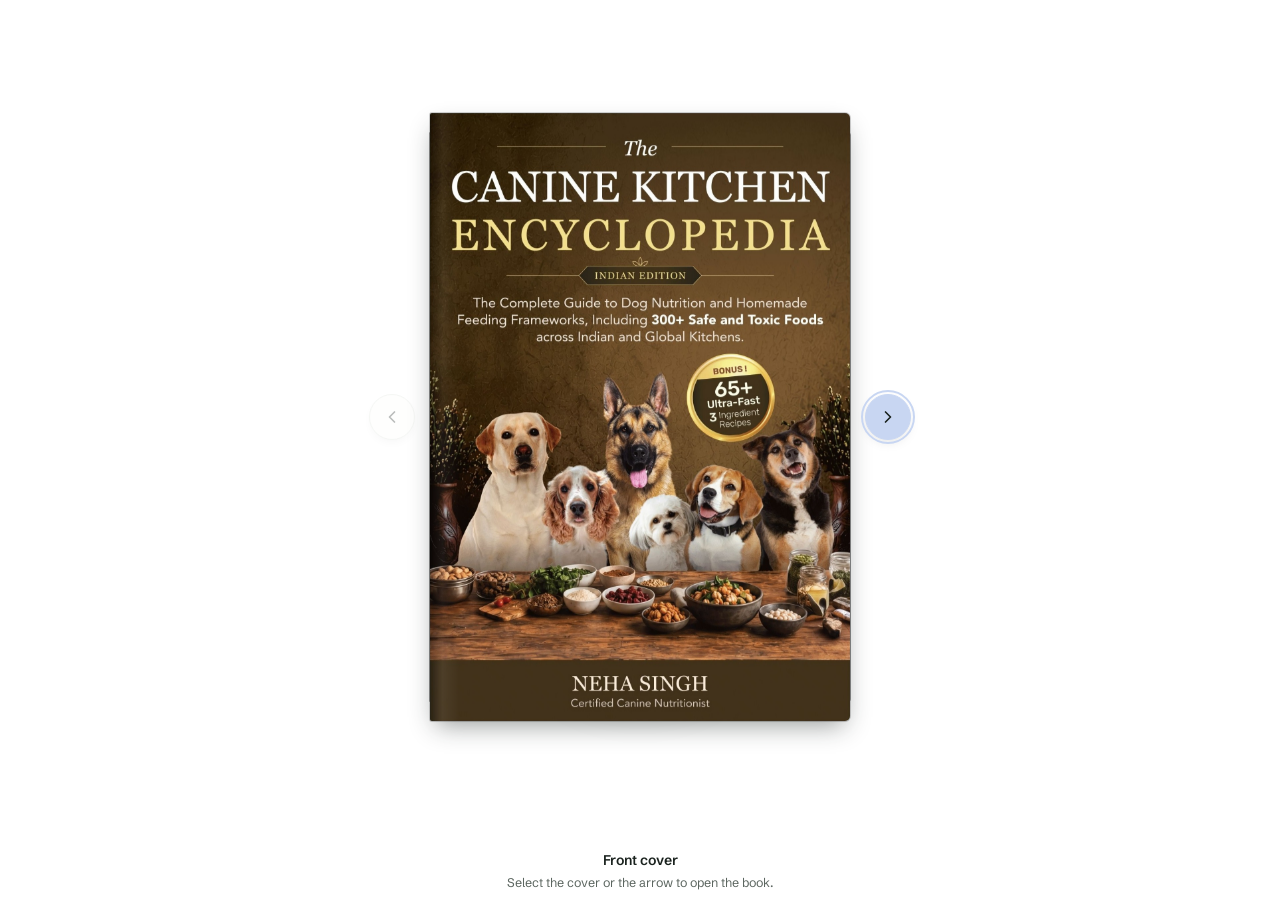
<file: abhay-portfolio/work/canine-book/index.html>
<!doctype html>
<html lang="en">
<head>
<meta charset="utf-8">
<meta name="viewport" content="width=device-width, initial-scale=1">
<title>The Canine Kitchen Encyclopedia</title>
<link rel="preconnect" href="https://fonts.googleapis.com">
<link rel="preconnect" href="https://fonts.gstatic.com" crossorigin>
<link href="https://fonts.googleapis.com/css2?family=Schibsted+Grotesk:wght@400..700&display=swap" rel="stylesheet">
<style>
/* Flip-book viewer. Transparent, so the book sits straight on the portfolio page.
   Faces in reading order: cover.jpg (front cover), p02–p24, a blank endpaper, back.jpg. */
:root {
  --ink: #1A221E;
  --ink-soft: #5C6660;
  --line: #DDE2DA;
  --paper: #FBFBF8;
  --accent: #C8D6F2;
  --pageW: 240px;
  --ratio: 1.357;                         /* inside pages, height ÷ width (1474 × 2000 scans) */
  --pageH: calc(var(--pageW) * var(--ratio));
  --overhang: 3.36%;                      /* hardcover boards stand a little taller than the pages */
  --flip: 1s;
  --ease: cubic-bezier(.65, .05, .36, 1);
}
* { box-sizing: border-box; margin: 0; padding: 0; }
html, body { height: 100%; }
body {
  font-family: "Schibsted Grotesk", system-ui, sans-serif;
  color: var(--ink);
  background: transparent;
  overflow: hidden;
  -webkit-font-smoothing: antialiased;
}
.stage { position: relative; width: 100%; height: 100%; }

/* ---------- the book ---------- */
.shadow {
  position: absolute; left: 50%; top: var(--cy, 46%);
  width: calc(var(--pageW) * 1.05); height: calc(var(--pageH) * 1.02);
  transform: translate(-50%, -46%);
  background: radial-gradient(60% 56% at 50% 60%, rgba(26, 34, 30, .32), transparent 72%);
  filter: blur(14px);
  transition: width var(--flip) var(--ease), transform var(--flip) var(--ease);
}
.book-area {
  position: absolute; left: 50%; top: var(--cy, 46%);
  width: var(--pageW); height: var(--pageH);
  transform: translate(-50%, -50%);
  perspective: 2400px; transform-style: preserve-3d;
}
.book { position: relative; width: 100%; height: 100%; transform-style: preserve-3d;
  transition: transform var(--flip) var(--ease); }
.leaf { position: absolute; inset: 0; transform-origin: left center; transform-style: preserve-3d;
  transition: transform var(--flip) var(--ease); will-change: transform; }
.leaf.flipped { transform: rotateY(-180deg); }

.face { position: absolute; inset: 0; overflow: hidden; backface-visibility: hidden; -webkit-backface-visibility: hidden;
  background: var(--paper) center / cover no-repeat; }
.face.back { transform: rotateY(180deg); }
.face.page { border-radius: 1px 3px 3px 1px; box-shadow: 0 0 0 .5px rgba(26, 34, 30, .08); }
.face.page.back { border-radius: 3px 1px 1px 3px; }
/* gutter shading so an open spread reads as one bound book */
.face.page::after { content: ""; position: absolute; inset: 0; pointer-events: none;
  background: linear-gradient(to right, rgba(26, 34, 30, .16), transparent 9%); }
.face.page.back::after { background: linear-gradient(to left, rgba(26, 34, 30, .16), transparent 9%); }
.face.endpaper { background: linear-gradient(180deg, #F3F1EA, #E8E4D9); }

/* covers: the full artwork, a touch taller than the pages, with a hardcover edge */
.face.cover { top: calc(var(--overhang) * -1); bottom: calc(var(--overhang) * -1);
  border-radius: 2px 5px 5px 2px;
  box-shadow: 0 10px 24px -6px rgba(26, 34, 30, .45), 0 0 0 1px rgba(0, 0, 0, .18); }
.face.cover.back { border-radius: 5px 2px 2px 5px; background-color: #382A14; background-size: 100% auto; }
.face.cover::after { content: ""; position: absolute; inset: 0; pointer-events: none;
  background: linear-gradient(90deg, rgba(0, 0, 0, .28), rgba(255, 255, 255, .06) 3%, transparent 7%); }
.face.cover.back::after { background: linear-gradient(270deg, rgba(0, 0, 0, .28), rgba(255, 255, 255, .06) 3%, transparent 7%); }

/* ---------- page-turn lighting ----------
   A turning page darkens as it lifts and brightens as it lands, and casts a
   passing shadow on the page it uncovers. */
.face > .shade { position: absolute; inset: 0; pointer-events: none; opacity: 0; }
.face.front > .shade { background: linear-gradient(to left, rgba(26, 34, 30, .42), rgba(26, 34, 30, .08) 70%, transparent); }
.face.back  > .shade { background: linear-gradient(to right, rgba(26, 34, 30, .42), rgba(26, 34, 30, .08) 70%, transparent); }
.leaf.turning > .face > .shade { animation: lift var(--dur, var(--flip)) var(--ease); }
@keyframes lift { 0% { opacity: 0; } 45% { opacity: 1; } 100% { opacity: 0; } }
.leaf.uncover-right > .face.front > .shade,
.leaf.uncover-left  > .face.back  > .shade { animation: uncover var(--flip) var(--ease); }
@keyframes uncover { 0% { opacity: .9; } 100% { opacity: 0; } }

.book.closed { cursor: pointer; }
@media (hover: hover) { .book.closed:hover { transform: translateY(-4px) rotateZ(-.4deg); } }

/* ---------- page-turn buttons ---------- */
.turn {
  position: absolute; top: var(--cy, 46%); transform: translate(-50%, -50%);
  width: 46px; height: 46px; border-radius: 50%;
  display: grid; place-items: center;
  border: 1px solid var(--line);
  background: var(--paper);
  color: var(--ink); cursor: pointer; z-index: 5;
  box-shadow: 0 4px 14px -6px rgba(26, 34, 30, .25);
  transition: transform .2s, opacity .25s, background-color .2s, color .2s, left var(--flip) var(--ease);
  -webkit-tap-highlight-color: transparent;
}
.turn svg { width: 20px; height: 20px; }
.turn:hover:not([disabled]) { background: var(--ink); color: var(--paper); border-color: var(--ink); }
.turn:active:not([disabled]) { transform: translate(-50%, -50%) scale(.92); }
.turn:focus-visible, .close-book:focus-visible { outline: 2px solid var(--ink); outline-offset: 3px; }
.turn[disabled] { opacity: .3; cursor: not-allowed; }
/* first-run cue: the forward button glows until the book is opened */
.turn.cue { background: var(--accent); border-color: var(--accent); }
.turn.cue::after { content: ""; position: absolute; inset: -5px; border-radius: 50%;
  border: 2px solid var(--accent); animation: ring 1.8s ease-out infinite; }
@keyframes ring { 0% { transform: scale(.85); opacity: .9; } 100% { transform: scale(1.45); opacity: 0; } }
.narrow .turn { width: 36px; height: 36px; }
.narrow .turn svg { width: 16px; height: 16px; }

/* ---------- readout ---------- */
.readout {
  position: absolute; left: 0; right: 0; bottom: 10px;
  display: grid; justify-items: center; gap: 6px; text-align: center; padding-inline: 16px;
}
.readout__row { display: flex; align-items: center; gap: 14px; flex-wrap: wrap; justify-content: center; }
.counter { font-size: 14px; font-weight: 600; font-variant-numeric: tabular-nums; }
.hint { font-size: 12.5px; color: var(--ink-soft); }
.close-book {
  display: inline-flex; align-items: center; gap: 6px;
  padding: 6px 12px 6px 10px;
  border: 1px solid var(--line); border-radius: 999px;
  background: var(--paper); color: var(--ink);
  font: inherit; font-size: 13px; font-weight: 600; cursor: pointer;
  transition: background-color .2s, color .2s, border-color .2s, transform .2s, opacity .25s;
}
.close-book svg { width: 15px; height: 15px; }
.close-book:hover { background: var(--ink); color: var(--paper); border-color: var(--ink); }
.close-book:active { transform: scale(.95); }
.close-book[hidden] { display: none; }

@media (prefers-reduced-motion: reduce) {
  :root { --flip: .001s; }
  .turn.cue::after, .leaf > .face > .shade { animation: none !important; }
  .book.closed:hover { transform: none; }
}
</style>
</head>
<body>
<div class="stage" id="stage">
  <div class="shadow" id="shadow"></div>
  <div class="book-area"><div class="book" id="book"></div></div>
  <button class="turn" id="prev" type="button" aria-label="Previous page">
    <svg viewBox="0 0 24 24" fill="none" stroke="currentColor" stroke-width="2" stroke-linecap="round" stroke-linejoin="round" aria-hidden="true"><path d="M15 18l-6-6 6-6"/></svg>
  </button>
  <button class="turn" id="next" type="button" aria-label="Open the book">
    <svg viewBox="0 0 24 24" fill="none" stroke="currentColor" stroke-width="2" stroke-linecap="round" stroke-linejoin="round" aria-hidden="true"><path d="M9 18l6-6-6-6"/></svg>
  </button>
  <div class="readout">
    <div class="readout__row">
      <p class="counter" id="counter" aria-live="polite">Front cover</p>
      <button class="close-book" id="close" type="button" hidden>
        <svg viewBox="0 0 24 24" fill="none" stroke="currentColor" stroke-width="2" stroke-linecap="round" stroke-linejoin="round" aria-hidden="true"><path d="M4 19.5V5a2 2 0 0 1 2-2h13v16H6.5A2.5 2.5 0 0 0 4 21.5Z"/><path d="M9 7h6"/></svg>
        Back to cover
      </button>
    </div>
    <p class="hint" id="hint">Select the cover or the arrow to open the book.</p>
  </div>
</div>

<script>
const PAGES = Array.from({ length: 23 }, (_, i) => 'p' + String(i + 2).padStart(2, '0') + '.jpg');  // p02–p24
const faces = [{ img: 'cover.jpg', cover: true }, ...PAGES.map((img) => ({ img })), { endpaper: true }, { img: 'back.jpg', cover: true }];

const stage = document.getElementById('stage');
const book = document.getElementById('book');
const shadow = document.getElementById('shadow');
const prevBtn = document.getElementById('prev');
const nextBtn = document.getElementById('next');
const closeBtn = document.getElementById('close');
const counter = document.getElementById('counter');
const hint = document.getElementById('hint');
const reduce = matchMedia('(prefers-reduced-motion: reduce)');

const leaves = [];
for (let i = 0; i < faces.length; i += 2) leaves.push({ front: faces[i], back: faces[i + 1] });
const N = leaves.length;
let current = 0, animating = false, narrow = false;

function faceEl(spec, side) {
  const el = document.createElement('div');
  el.className = 'face ' + side + (spec.endpaper ? ' endpaper' : spec.cover ? ' cover' : ' page');
  if (spec.img) el.dataset.img = spec.img;
  const shade = document.createElement('div'); shade.className = 'shade';
  el.appendChild(shade);
  return el;
}
leaves.forEach((leaf) => {
  const el = document.createElement('div');
  el.className = 'leaf';
  el.append(faceEl(leaf.front, 'front'), faceEl(leaf.back, 'back'));
  leaf.el = el;
  book.appendChild(el);
});

// load images for the spreads around the current one (all of them once the book has been read)
function loadNear() {
  leaves.forEach((leaf, i) => {
    if (Math.abs(i - current) > 2) return;
    leaf.el.querySelectorAll('.face[data-img]').forEach((f) => {
      if (!f.style.backgroundImage) f.style.backgroundImage = 'url("' + f.dataset.img + '")';
    });
  });
}

// fit an open two-page spread, the taller covers and the buttons inside the stage
function sizeBook() {
  const W = stage.clientWidth, H = stage.clientHeight;
  narrow = W < 560;
  document.body.classList.toggle('narrow', narrow);
  const byWidth = (W - (narrow ? 60 : 150)) / 2;
  const byHeight = (H - 96) / 1.448;
  const pw = Math.max(90, Math.min(byWidth, byHeight, 420));
  document.documentElement.style.setProperty('--pageW', pw + 'px');
  document.documentElement.style.setProperty('--cy', ((H - 66) / 2 / H * 100) + '%');
}

const shiftFor = (pos) => { const w = book.offsetWidth; return pos === 0 ? 0 : pos === N ? w : w / 2; };
function label() {
  if (current === 0) return 'Front cover';
  if (current === N) return 'Back cover';
  return 'Spread ' + current + ' of ' + (N - 1);
}

// place everything for the current position (no turn in progress)
function render() {
  sizeBook();
  loadNear();
  leaves.forEach((leaf, i) => {
    const flipped = i < current;
    leaf.el.classList.toggle('flipped', flipped);
    leaf.el.style.zIndex = flipped ? i : N - i;
  });
  book.style.transform = 'translateX(' + shiftFor(current) + 'px)';
  placeChrome();
}

// buttons, shadow and labels follow the book's position
function placeChrome() {
  const w = book.offsetWidth, open = current > 0 && current < N;
  book.classList.toggle('closed', current === 0);
  shadow.style.width = open ? 'calc(var(--pageW) * 2.08)' : 'calc(var(--pageW) * 1.05)';
  // closed (either cover) the book is one page wide and centred; open, the spread is two pages wide
  const cx = stage.clientWidth / 2, half = open ? w : w / 2, gap = narrow ? 18 : 38;
  prevBtn.style.left = Math.max(20, cx - half - gap) + 'px';
  nextBtn.style.left = Math.min(stage.clientWidth - 20, cx + half + gap) + 'px';
  prevBtn.disabled = current === 0 || animating;
  nextBtn.disabled = current === N || animating;
  nextBtn.classList.toggle('cue', current === 0);
  nextBtn.setAttribute('aria-label', current === 0 ? 'Open the book' : 'Next page');
  closeBtn.hidden = current === 0;
  closeBtn.disabled = animating;
  counter.textContent = label();
  hint.textContent = current === 0 ? 'Select the cover or the arrow to open the book.'
    : current === N ? 'That’s the back cover. Use the left arrow, or go back to the cover.'
    : 'Use the arrows, or the arrow keys, to turn the pages.';
}

const flash = (el, cls) => { el.classList.remove(cls); void el.offsetWidth; el.classList.add(cls); };

// turn one page forward (+1) or back (-1)
function go(dir) {
  if (animating) return;
  const target = Math.max(0, Math.min(N, current + dir));
  if (target === current) return;
  const turning = dir > 0 ? current : current - 1;
  const el = leaves[turning].el;
  current = target;
  loadNear();
  animating = !reduce.matches;
  el.style.zIndex = 200;
  if (dir > 0) { el.classList.add('flipped'); if (leaves[turning + 1]) flash(leaves[turning + 1].el, 'uncover-right'); }
  else { el.classList.remove('flipped'); if (leaves[turning - 1]) flash(leaves[turning - 1].el, 'uncover-left'); }
  flash(el, 'turning');
  book.style.transform = 'translateX(' + shiftFor(current) + 'px)';
  placeChrome();
  if (!animating) return render();
  const done = (e) => {
    if (e && (e.target !== el || e.propertyName !== 'transform')) return;
    el.removeEventListener('transitionend', done);
    clearTimeout(safety);
    leaves.forEach((l) => l.el.classList.remove('turning', 'uncover-right', 'uncover-left'));
    animating = false;
    render();
  };
  const safety = setTimeout(done, 1400);
  el.addEventListener('transitionend', done);
}

// close the book: the read pages riffle back one after another, then the cover lands
function closeToCover() {
  if (animating || current === 0) return;
  const order = [];
  for (let i = Math.min(current, N) - 1; i >= 0; i--) order.push(i);
  if (reduce.matches) { current = 0; return render(); }
  animating = true;
  const per = Math.max(.55, Math.min(.8, 2.4 / order.length));          // seconds per leaf
  const stagger = Math.max(45, Math.min(110, 1100 / order.length));     // ms between leaves
  const from = current;
  current = 0;
  placeChrome();
  order.forEach((i, k) => {
    const el = leaves[i].el;
    setTimeout(() => {
      el.style.transitionDuration = per + 's';
      el.style.setProperty('--dur', per + 's');
      el.style.zIndex = 300 + k;
      el.classList.remove('flipped');
      flash(el, 'turning');
      if (i === 0) {                                  // the cover: slide the book back to centre with it
        book.style.transitionDuration = per + 's';
        book.style.transform = 'translateX(0px)';
      }
    }, k * stagger);
  });
  // a book closed from its back cover starts by sliding from the right
  if (from === N) book.style.transform = 'translateX(' + shiftFor(N) + 'px)';
  setTimeout(() => {
    leaves.forEach((l) => {
      l.el.classList.remove('turning');
      l.el.style.transitionDuration = '';
      l.el.style.removeProperty('--dur');
    });
    book.style.transitionDuration = '';
    animating = false;
    render();
    nextBtn.focus({ preventScroll: true });
  }, (order.length - 1) * stagger + per * 1000 + 80);
}

prevBtn.addEventListener('click', () => go(-1));
nextBtn.addEventListener('click', () => go(+1));
closeBtn.addEventListener('click', closeToCover);
book.addEventListener('click', (e) => {
  if (current === 0) return go(+1);
  const r = book.parentElement.getBoundingClientRect();
  go(e.clientX < r.left + r.width / 2 ? -1 : +1);
});
document.addEventListener('keydown', (e) => {
  if (e.key === 'ArrowRight') go(+1);
  if (e.key === 'ArrowLeft') go(-1);
  if (e.key === 'Home') closeToCover();
});
new ResizeObserver(() => { if (!animating) render(); }).observe(stage);
render();
</script>
</body>
</html>
</file>
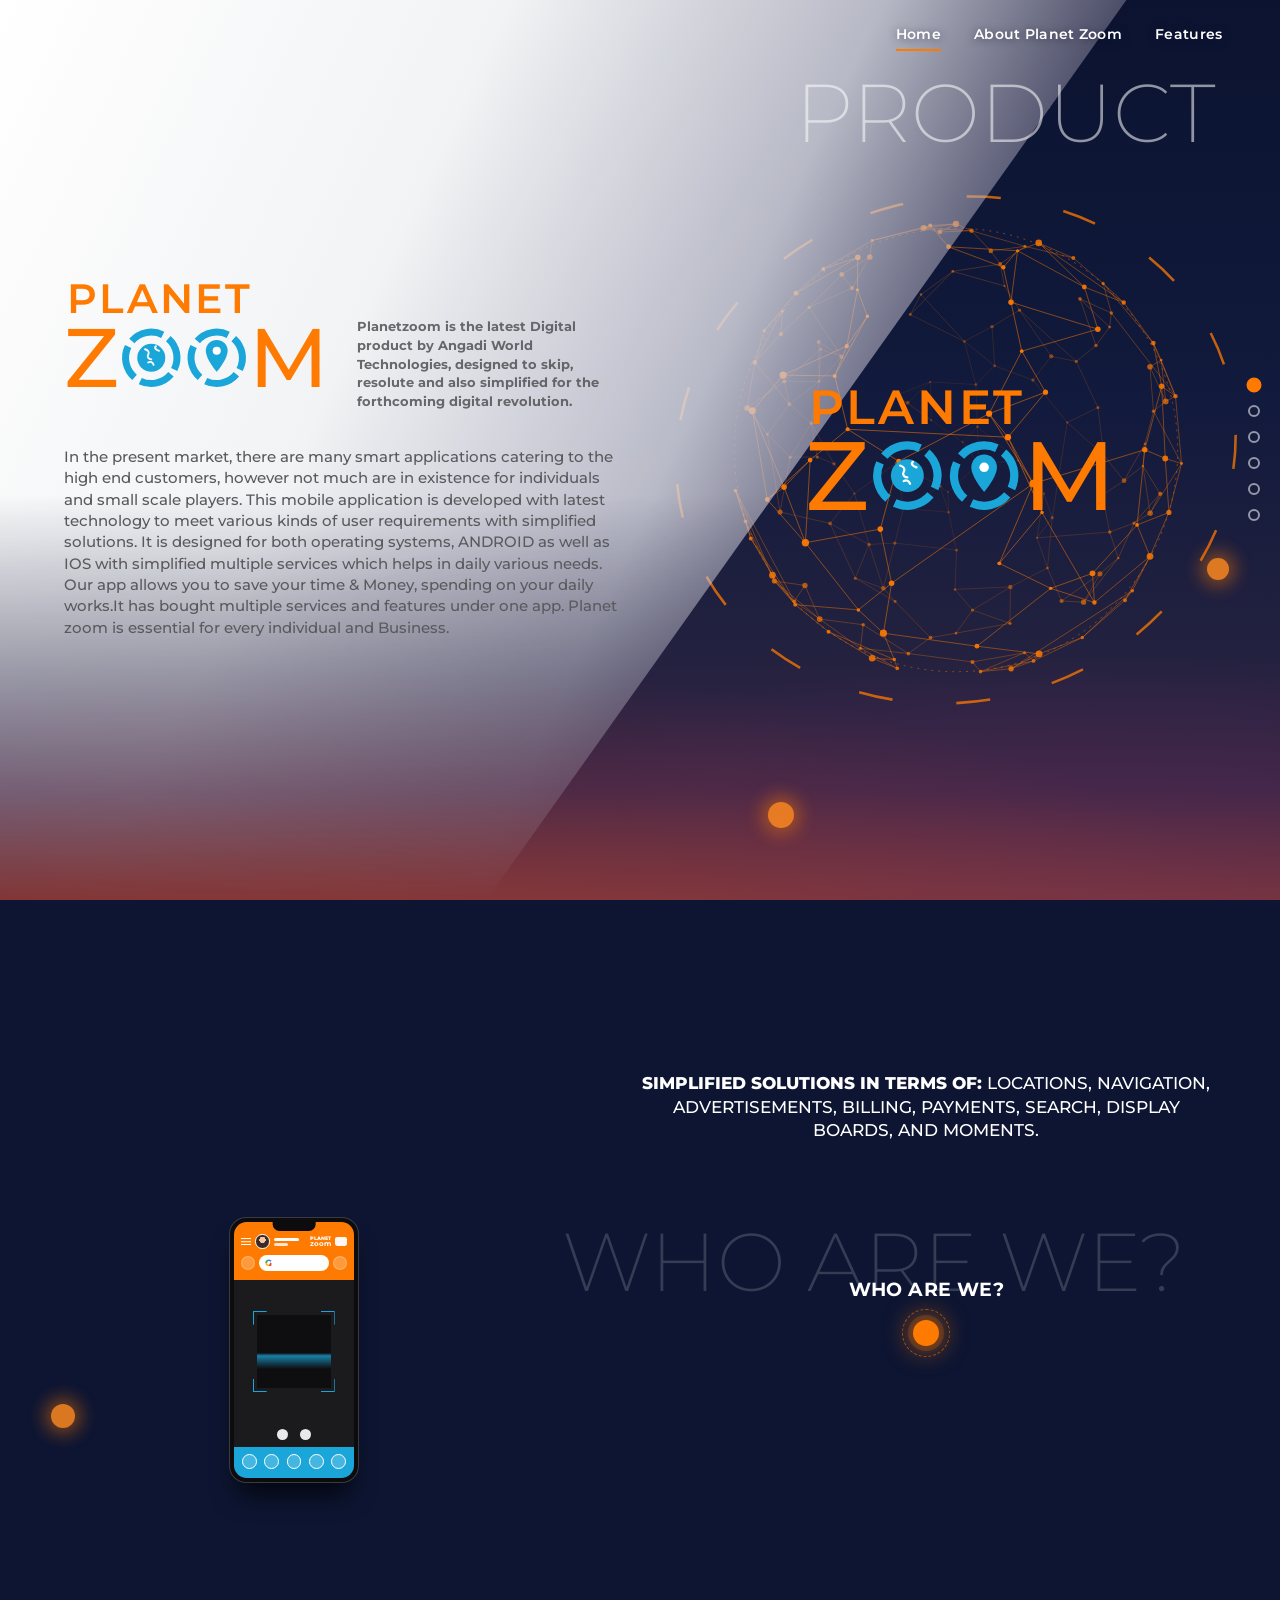
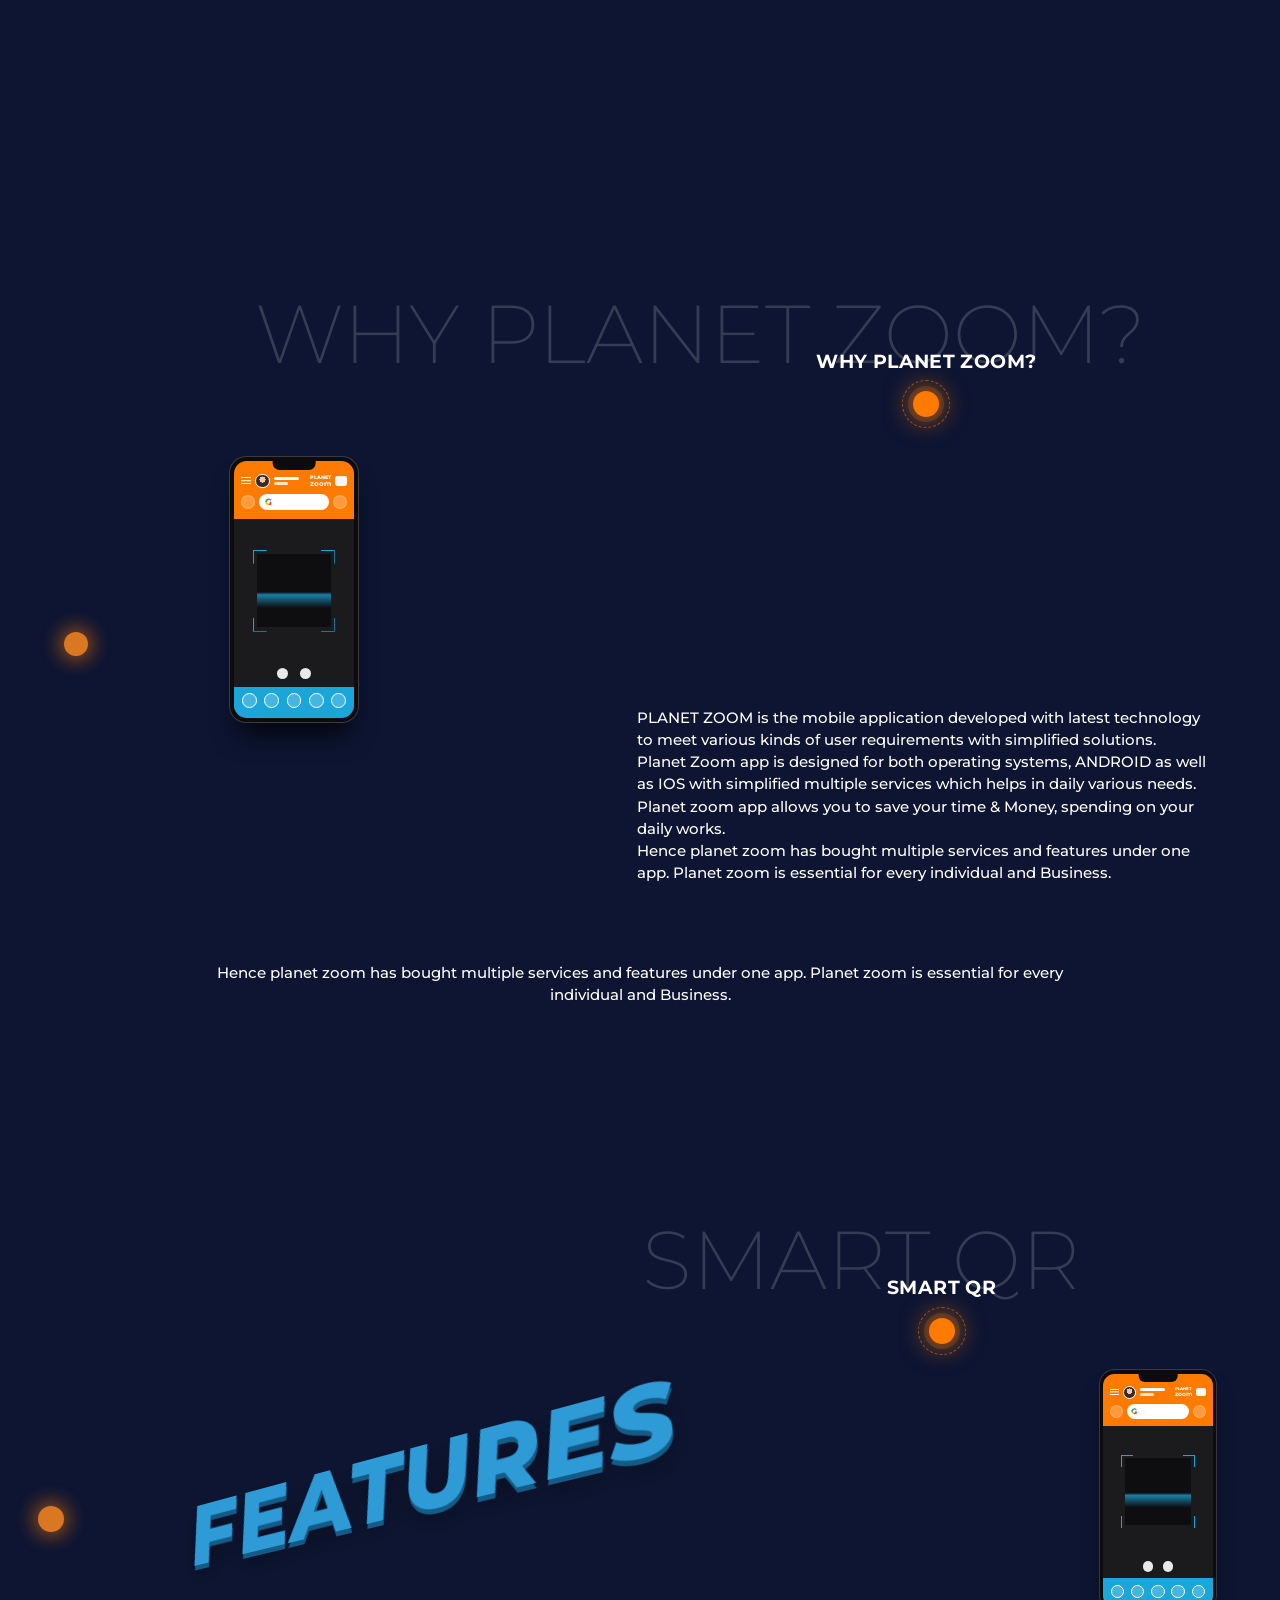
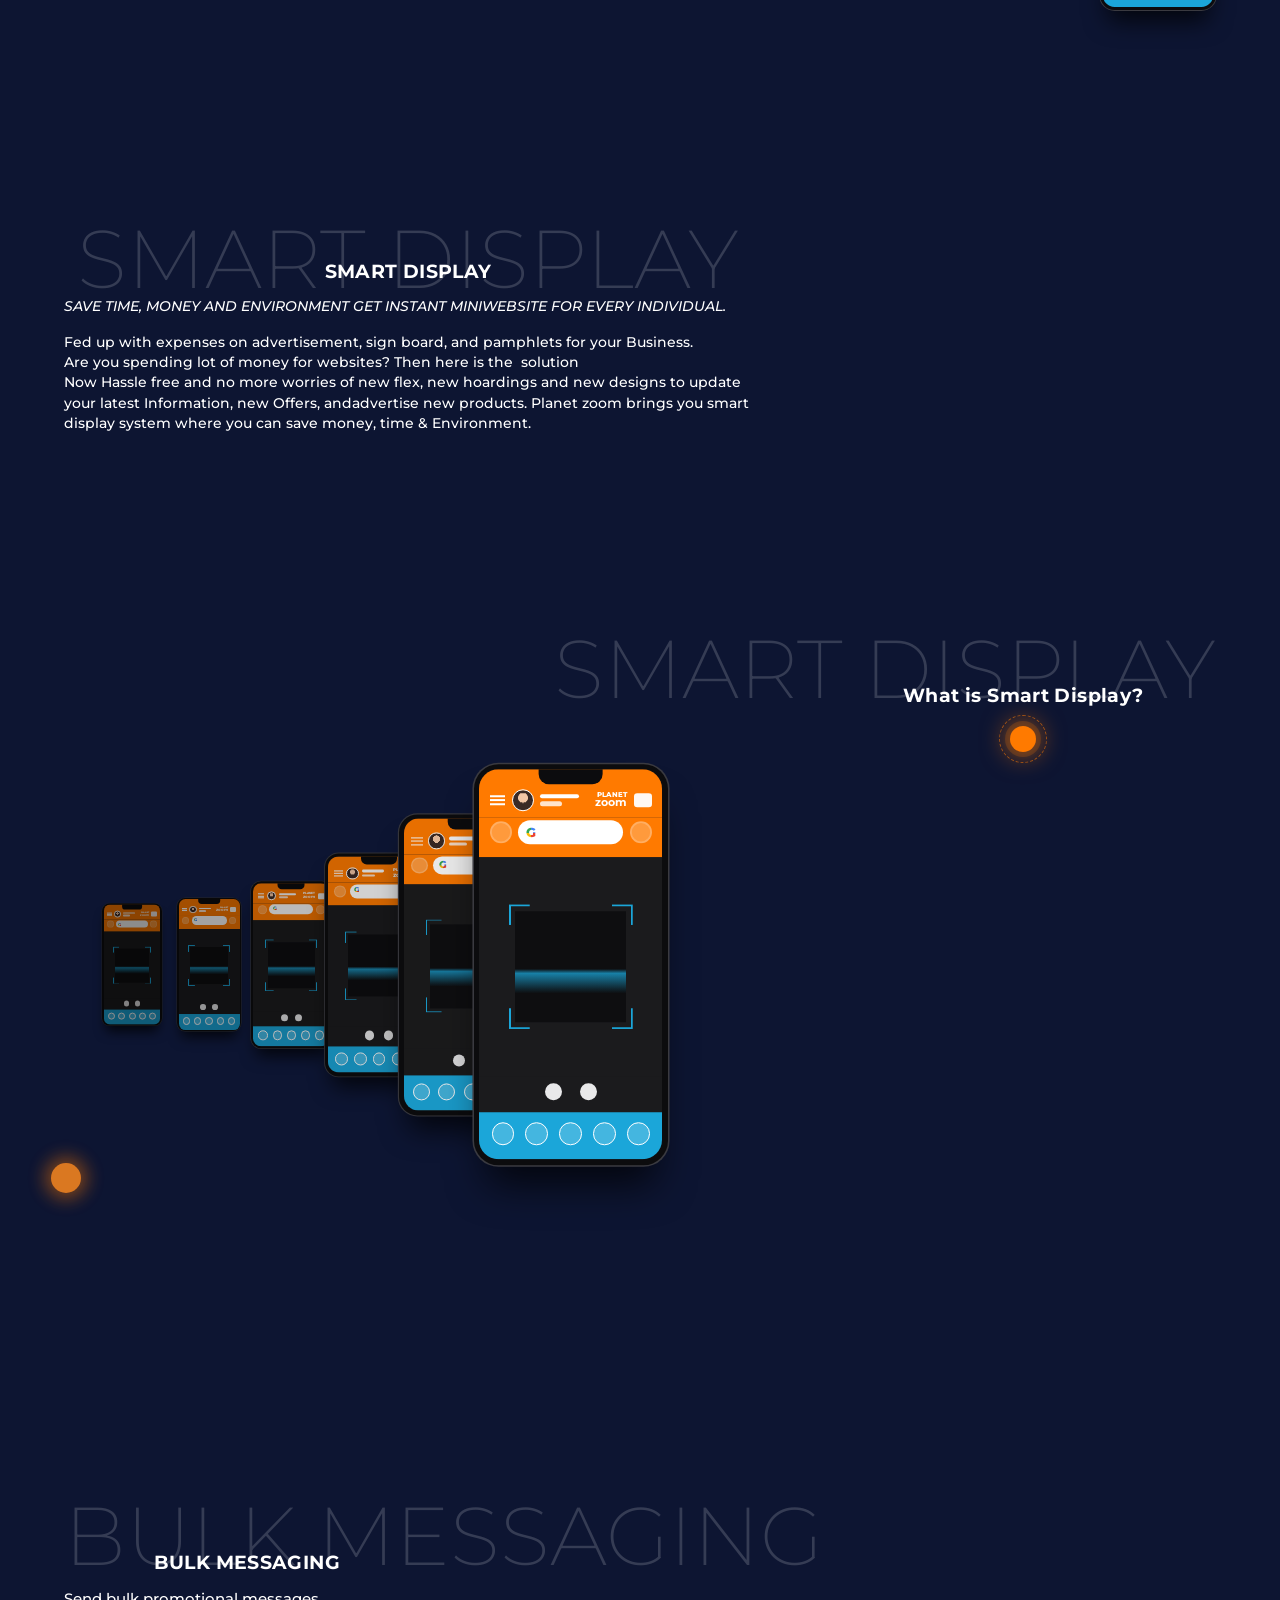
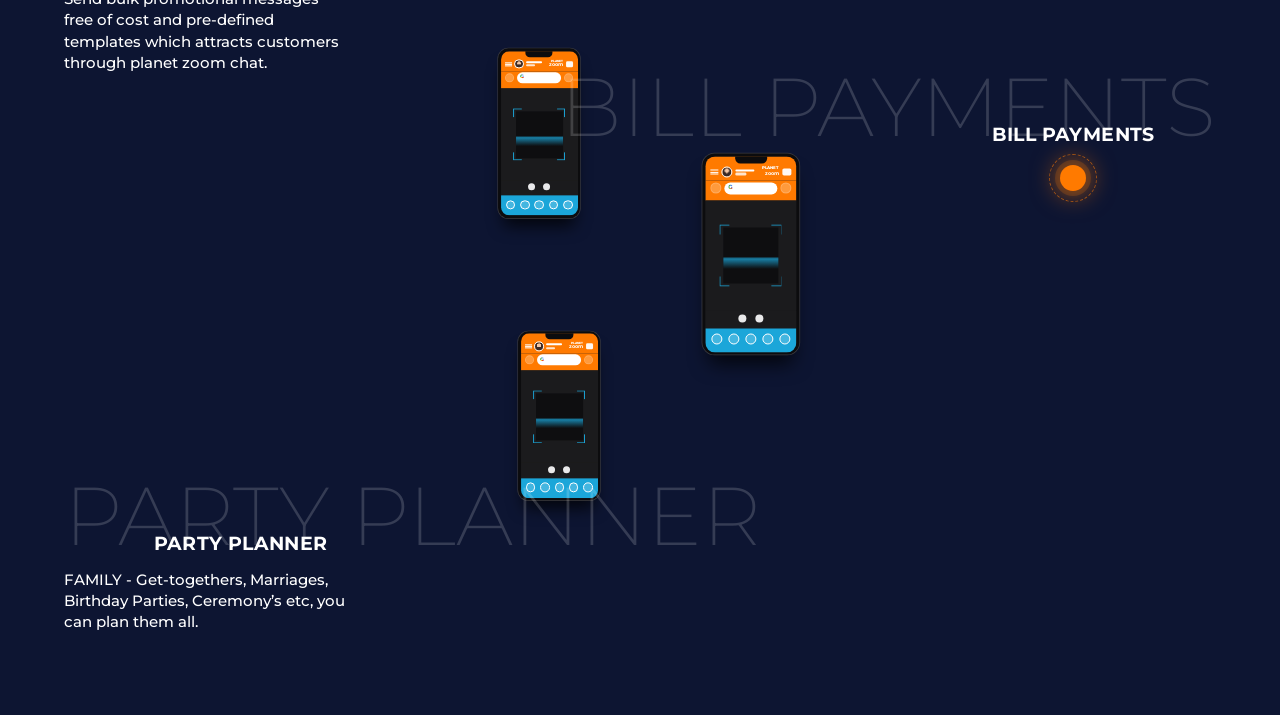
<file: abhay-portfolio/work/planetzoom/index.html>
<!doctype html>
<html lang="en">
<head>
<meta charset="utf-8">
<meta name="viewport" content="width=device-width, initial-scale=1">
<title>Planet Zoom</title>
<meta name="description" content="Planetzoom — the latest digital product by Angadi World Technologies.">
<link rel="preconnect" href="https://fonts.googleapis.com">
<link rel="preconnect" href="https://fonts.gstatic.com" crossorigin>
<link href="https://fonts.googleapis.com/css2?family=Montserrat:ital,wght@0,200;0,300;0,400;0,500;0,600;0,700;0,800;1,400;1,600&display=swap" rel="stylesheet">
<style>
:root{
  --orange:#FF7A00;
  --orange-glow:#FF8A1F;
  --cyan:#1BA6D9;
  --label:#2E9BD6;
  --night:#0D1532;
  --dusk:#3A2446;
  --ember:#7A3434;
  --panel-a:#11679C;
  --panel-b:#0A4672;
  --ink:#5A5A5E;
  --paper:#F2F3F5;
}
*{box-sizing:border-box;margin:0;padding:0}
html{scroll-behavior:smooth}
@media (prefers-reduced-motion:reduce){html{scroll-behavior:auto}}
body{
  font-family:Montserrat,system-ui,sans-serif;
  color:#fff;
  background:var(--night);
  line-height:1.45;
  overflow-x:hidden;
}

/* ---------- fixed sky + globe ---------- */
.sky{
  position:fixed;inset:0;z-index:0;pointer-events:none;
  background:
    radial-gradient(120% 60% at 30% 110%, rgba(150,60,60,.55), transparent 60%),
    radial-gradient(90% 50% at 85% 105%, rgba(110,50,90,.5), transparent 65%),
    linear-gradient(180deg,#0B1330 0%,#121a3d 45%,#22213f 72%,var(--dusk) 88%,var(--ember) 100%);
}
.sky::after{ /* faint stars */
  content:"";position:absolute;inset:0;opacity:.5;
  background-image:
    radial-gradient(1px 1px at 12% 18%,#fff8,transparent),
    radial-gradient(1px 1px at 38% 9%,#fff6,transparent),
    radial-gradient(1px 1px at 64% 22%,#fff7,transparent),
    radial-gradient(1px 1px at 82% 12%,#fff5,transparent),
    radial-gradient(1px 1px at 91% 41%,#fff6,transparent),
    radial-gradient(1px 1px at 55% 47%,#fff4,transparent),
    radial-gradient(1px 1px at 22% 58%,#fff5,transparent),
    radial-gradient(1px 1px at 7% 36%,#fff6,transparent);
}
#globe{position:fixed;inset:0;z-index:1;pointer-events:none;width:100%;height:100%}

main{position:relative;z-index:2}
section{
  position:relative;
  min-height:100vh;
  padding:clamp(72px,9vh,110px) clamp(16px,5vw,80px);
  display:grid;
  align-items:center;
}

/* ---------- shared pieces ---------- */
.logo{display:block;width:100%;height:auto}
.anchor{position:relative;aspect-ratio:1;width:100%;display:grid;place-items:center}

.hgroup{position:relative;padding-top:clamp(28px,4.2vw,58px)}
.ghost{
  position:absolute;top:0;right:0;
  font-size:clamp(42px,6.4vw,92px);
  font-weight:200;line-height:1;white-space:nowrap;
  color:rgba(255,255,255,.17);
  pointer-events:none;user-select:none;
}
.hgroup.left .ghost{left:0;right:auto}
h2{font-size:clamp(17px,1.5vw,21px);font-weight:700;letter-spacing:.02em;position:relative}

.panel{
  position:relative;
  background:linear-gradient(165deg,var(--panel-a),var(--panel-b));
  box-shadow:0 26px 50px -18px rgba(0,0,0,.7);
  padding:clamp(20px,2.4vw,34px);
  font-weight:600;
}
.panel p+p{margin-top:1.1em}

/* information cards: heading + orange dot; the box opens from the dot */
.card h2{text-align:center}
.dot{
  display:block;margin:16px auto 18px;width:26px;height:26px;border-radius:50%;border:0;padding:0;cursor:pointer;
  background:var(--orange);position:relative;
  box-shadow:0 0 0 5px rgba(255,122,0,.18),0 0 24px 5px rgba(255,122,0,.55);
  transition:transform .2s;
}
.dot::after{content:"";position:absolute;inset:-11px;border-radius:50%;border:1.5px dashed rgba(255,122,0,.55)}
.dot:focus-visible{outline:2px solid var(--cyan);outline-offset:10px}
.card .panel{
  opacity:0;visibility:hidden;pointer-events:none;
  transform:scale(.35);transform-origin:50% -30px;
  transition:opacity .22s ease,transform .32s cubic-bezier(.2,.8,.2,1),visibility 0s linear .32s;
}
.card.open .panel,
.card:has(.dot:focus-visible) .panel{
  opacity:1;visibility:visible;pointer-events:auto;transform:none;
  transition:opacity .22s ease,transform .32s cubic-bezier(.2,.8,.2,1);
}
.card.open .dot{transform:scale(1.15)}
@media (hover:hover){
  .card:hover .panel{opacity:1;visibility:visible;pointer-events:auto;transform:none;
    transition:opacity .22s ease,transform .32s cubic-bezier(.2,.8,.2,1)}
  .card:hover .dot{transform:scale(1.15)}
}
@media (prefers-reduced-motion:reduce){
  .card .panel,.card .panel *{transition:none !important}
}

/* ---------- header ---------- */
.topnav{position:fixed;top:0;right:0;z-index:6;padding:22px clamp(16px,4.5vw,64px)}
.topnav ul{list-style:none;display:flex;gap:clamp(18px,2.6vw,40px)}
.topnav a{color:#fff;text-decoration:none;font-weight:600;font-size:14px;letter-spacing:.02em;
  padding:6px 0;border-bottom:2px solid transparent;transition:border-color .2s,color .2s;
  text-shadow:0 1px 8px rgba(13,21,50,.5)}
.topnav a:hover{color:var(--orange)}
.topnav a[aria-current="true"]{border-bottom-color:var(--orange)}
section{scroll-margin-top:0}
.center{text-align:center}

.orb{position:absolute;border-radius:50%;background:var(--orange-glow);pointer-events:none;
  box-shadow:0 0 18px 6px rgba(255,122,0,.55);opacity:.85}

/* ---------- phone mockup ---------- */
.phone{
  --w:150px;
  width:var(--w);aspect-ratio:9/18.6;
  font-size:calc(var(--w) / 15);
  background:#0c0c0e;border-radius:1.9em;padding:.45em;
  box-shadow:0 0 0 .12em #3a3a40, 0 2.4em 3em -1em rgba(0,0,0,.75);
  position:relative;flex:none;
}
.phone::before{content:"";position:absolute;top:.45em;left:50%;translate:-50% 0;width:5em;height:1.1em;background:#0c0c0e;border-radius:0 0 .8em .8em;z-index:2}
.screen{height:100%;border-radius:1.5em;overflow:hidden;background:#1b1b1d;display:flex;flex-direction:column}
.p-top{background:var(--orange);padding:1.5em .8em .5em;display:flex;align-items:center;gap:.5em}
.p-ham{width:1.2em;height:.8em;border-block:.18em solid #fff;position:relative}
.p-ham::after{content:"";position:absolute;inset:50% 0 auto;height:.18em;background:#fff;translate:0 -50%}
.p-av{width:1.7em;height:1.7em;border-radius:50%;background:radial-gradient(circle at 50% 38%,#f3c7a6 30%,#3b2a25 32%);border:.12em solid #fff}
.p-name{flex:1;display:grid;gap:.25em}
.p-name i{display:block;height:.35em;border-radius:.2em;background:#fff;width:80%}
.p-name i+i{width:45%;opacity:.8}
.p-brand{font-size:.55em;font-weight:800;line-height:1;color:#fff;text-align:right}
.p-brand b{display:block;font-size:1.5em}
.p-chat{width:1.4em;height:1.1em;background:#fff;border-radius:.25em;opacity:.95}
.p-bar{background:var(--orange);padding:.2em .8em 1em;display:flex;align-items:center;gap:.5em}
.p-btn{width:1.7em;height:1.7em;border-radius:50%;background:#ff9a3c;box-shadow:inset 0 0 0 .14em #fff3}
.p-search{flex:1;height:1.9em;border-radius:1em;background:#fff;display:flex;align-items:center;padding-left:.6em;font-weight:800;font-size:1em}
.p-search span{background:conic-gradient(#4285F4 0 25%,#EA4335 0 50%,#FBBC05 0 75%,#34A853 0);-webkit-background-clip:text;background-clip:text;color:transparent}
.p-scan{flex:1;display:grid;place-items:center;position:relative;background:#1b1b1d}
.p-frame{width:8.6em;aspect-ratio:1;position:relative;background:#0e0e10;
  background-image:linear-gradient(180deg,transparent 52%,rgba(27,166,217,.75) 56%,rgba(27,166,217,.15) 70%,transparent 74%)}
.p-frame::before,.p-frame::after{content:"";position:absolute;inset:-.5em;
  border:.18em solid var(--cyan);
  -webkit-mask:linear-gradient(#000 0 0) top left/1.6em 1.6em no-repeat,linear-gradient(#000 0 0) top right/1.6em 1.6em no-repeat,linear-gradient(#000 0 0) bottom left/1.6em 1.6em no-repeat,linear-gradient(#000 0 0) bottom right/1.6em 1.6em no-repeat;
          mask:linear-gradient(#000 0 0) top left/1.6em 1.6em no-repeat,linear-gradient(#000 0 0) top right/1.6em 1.6em no-repeat,linear-gradient(#000 0 0) bottom left/1.6em 1.6em no-repeat,linear-gradient(#000 0 0) bottom right/1.6em 1.6em no-repeat}
.p-frame::after{display:none}
.p-tools{display:flex;gap:1.4em;justify-content:center;padding:.6em 0 .9em;background:#1b1b1d}
.p-tools i{width:1.3em;height:1.3em;border-radius:50%;background:#e9e9ea}
.p-nav{background:var(--cyan);padding:.8em .5em 1.1em;display:flex;justify-content:space-around}
.p-nav i{width:1.75em;height:1.75em;border-radius:50%;border:.15em solid #fff;background:rgba(255,255,255,.18)}

/* ---------- 1 · product (hero) ---------- */
.hero{grid-template-columns:minmax(0,1.05fr) minmax(0,1fr);gap:clamp(24px,4vw,64px);overflow:hidden}
.hero::before{
  content:"";position:absolute;inset:0;z-index:-1;
  background:linear-gradient(115deg,#fff 0%,var(--paper) 30%,rgba(214,214,224,.85) 52%,rgba(160,150,175,.35) 68%,transparent 80%);
  clip-path:polygon(0 0,88% 0,38% 100%,0 100%);
  /* soft lower edge + scroll-driven fade so the white melts into the night sky */
  -webkit-mask:linear-gradient(180deg,#000 55%,transparent 100%);
          mask:linear-gradient(180deg,#000 55%,transparent 100%);
  opacity:calc(1 - var(--fade,0));
}
.hero-copy{color:color-mix(in srgb,var(--ink),#fff calc(var(--fade,0) * 100%));display:grid;gap:clamp(24px,4vh,44px);grid-template-columns:minmax(0,.95fr) minmax(0,1fr);align-items:end;max-width:760px}
.hero-copy .logo{max-width:300px;grid-column:1}
.hero-copy h1{position:absolute;width:1px;height:1px;overflow:hidden;clip:rect(0 0 0 0)}
.tagline{grid-column:2;font-weight:700;font-size:clamp(13px,1.05vw,15px);line-height:1.4;opacity:.9}
.hero-copy .lead{grid-column:1 / -1;font-size:clamp(14px,1.15vw,16.5px);font-weight:500;max-width:62ch}
.hero-right{position:relative;align-self:stretch;display:grid;align-items:center}
.hero-right .ghost{top:-8px;right:0;color:rgba(255,255,255,.55)}
.hero-right .anchor{max-width:520px;justify-self:end}
.hero-right .anchor .logo{width:58%}

/* ---------- 2 · who are we ---------- */
.who{grid-template-columns:minmax(0,.9fr) minmax(0,1fr);gap:clamp(24px,4vw,70px)}
.who .anchor{max-width:460px}
.who-right{display:grid;gap:clamp(48px,9vh,110px)}
.solutions{font-size:clamp(14px,1.35vw,19px);font-weight:500;text-align:center;max-width:36em;justify-self:center;line-height:1.35}
.solutions b{font-weight:800}
.who .hgroup{max-width:520px;justify-self:center;width:100%}
.who .hgroup h2{text-align:center;margin-bottom:10px}
.who .panel{text-align:center}

/* ---------- 3 · why ---------- */
.why{grid-template-columns:minmax(0,.9fr) minmax(0,1fr);gap:clamp(24px,4vw,70px);grid-template-rows:auto auto}
.why .anchor{max-width:460px;grid-row:1}
.why-right{display:grid;gap:clamp(40px,7vh,80px)}
.why .hgroup{max-width:440px;width:100%;justify-self:center}
.why .hgroup h2{text-align:center;margin-bottom:10px}
.why .panel{text-align:center;padding-block:clamp(30px,3.6vw,48px)}
.why-points{font-weight:500;font-size:clamp(14px,1.2vw,17px);max-width:40em}
.closing{grid-column:1 / -1;text-align:center;font-weight:500;max-width:58em;justify-self:center;font-size:clamp(14px,1.2vw,17px)}

/* ---------- 4 · features ---------- */
.features{grid-template-columns:minmax(0,1.25fr) minmax(0,.75fr);grid-template-rows:auto auto;gap:clamp(20px,3vw,48px) clamp(24px,4vw,60px)}
.features .anchor{max-width:600px;justify-self:center;margin-inline:clamp(0px,5vw,90px)}
.feat-word{
  font-size:clamp(44px,7vw,104px);font-weight:800;font-style:italic;letter-spacing:.02em;
  color:var(--label);transform:perspective(600px) rotateY(-14deg) rotateZ(-14deg) skewX(-6deg);
  text-shadow:0 .06em 0 #145b86,0 .12em .3em rgba(0,0,0,.4);
}
.qr{display:flex;gap:20px;align-items:flex-start;grid-row:1 / span 2;grid-column:2;align-self:center}
.qr .hgroup{flex:1;min-width:0}
.qr .hgroup h2{text-align:center;margin-bottom:0}
.qr .panel{font-size:clamp(12.5px,.95vw,14px);text-align:center;margin-top:0}
.qr .panel ol{list-style:none;margin-top:1.1em;display:grid;gap:.15em}
.qr .phone{--w:116px;margin-top:150px}
.sd{grid-column:1;max-width:760px}
.sd .hgroup{padding-top:clamp(20px,3vw,44px)}
.sd .ghost{left:50%;right:auto;translate:-50% 0}
.sd h2{text-align:center;margin-bottom:10px}
.sd p{font-weight:500;font-size:clamp(13.5px,1.1vw,16px)}
.sd p+p{margin-top:1.1em}
.sd p:first-of-type{font-style:italic}

/* ---------- 5 · smart display ---------- */
.display{grid-template-columns:minmax(0,1.3fr) minmax(0,.7fr);gap:clamp(24px,4vw,60px)}
.display .anchor{max-width:640px}
.fan{position:relative;width:100%;height:100%}
.fan .phone{position:absolute;top:50%;translate:0 -50%}
.display .hgroup h2{text-align:center;margin-bottom:0}
.display .panel{font-size:clamp(13.5px,1.08vw,16px);font-weight:500}
.display .panel em{display:block}
.display ul{list-style:none;margin-top:.4em}
.display li{padding-left:1.4em;position:relative}
.display li::before{content:"•";position:absolute;left:.2em}
.display h3{font-size:1em;font-weight:500;margin-top:1.2em}

/* ---------- 6 · services ---------- */
.services{grid-template-columns:minmax(0,.85fr) minmax(0,1.5fr) minmax(0,.85fr);grid-template-rows:1fr 1fr;gap:clamp(20px,3vw,40px)}
.services .anchor{grid-column:2;grid-row:1 / span 2;max-width:560px;justify-self:center}
.svc{max-width:380px}
.svc h2{margin-bottom:12px}
.svc p{font-weight:500;font-size:clamp(14px,1.15vw,17px)}
.svc.bulk{grid-column:1;grid-row:1;align-self:start;justify-self:start}
.svc.party{grid-column:1;grid-row:2;align-self:end;justify-self:start}
.svc.bill{grid-column:3;grid-row:1 / span 2;align-self:center}
.svc.bulk .hgroup h2,.svc.party .hgroup h2{padding-left:clamp(0px,7vw,120px)}
.svc.bill .hgroup h2{text-align:center}
.svc.bill .panel{font-weight:500;overflow-wrap:anywhere}
.trio{position:relative;width:100%;height:100%}
.trio .phone{position:absolute;translate:-50% -50%}

/* ---------- section nav ---------- */
.dots{position:fixed;right:clamp(10px,1.6vw,26px);top:50%;translate:0 -50%;z-index:5;display:grid;gap:14px}
.dots a{display:block;width:12px;height:12px;border-radius:50%;border:2px solid rgba(255,255,255,.55);position:relative;transition:background .2s,border-color .2s,transform .2s}
.dots a[aria-current="true"]{background:var(--orange);border-color:var(--orange);transform:scale(1.25)}
.dots a span{position:absolute;right:22px;top:50%;translate:0 -50%;white-space:nowrap;font-size:12px;font-weight:600;
  background:rgba(10,20,45,.85);padding:4px 10px;border-radius:4px;opacity:0;pointer-events:none;transition:opacity .15s}
.dots a:hover span,.dots a:focus-visible span{opacity:1}
a:focus-visible{outline:2px solid var(--cyan);outline-offset:3px}

/* ---------- responsive ---------- */
@media (max-width:900px){
  section{grid-template-columns:1fr !important;grid-template-rows:none !important;min-height:auto;gap:40px;padding-block:72px}
  section > *{grid-column:1 !important;grid-row:auto !important}
  .anchor{max-width:min(86vw,440px) !important;justify-self:center !important}
  .hero{padding-top:48px}
  .hero::before{background:linear-gradient(180deg,#fff 0%,var(--paper) 50%,rgba(214,214,224,.9) 70%,transparent 100%);
    clip-path:polygon(0 0,100% 0,100% calc(100% - 470px),0 calc(100% - 370px))}
  .hero-copy{grid-template-columns:1fr}
  .hero-copy .logo,.tagline{grid-column:1}
  .hero-right .ghost{position:static;display:block;text-align:right;color:rgba(255,255,255,.4);margin-bottom:12px}
  .hero-right .anchor{justify-self:center}
  .qr{flex-direction:column;align-items:center}
  .qr .phone{margin-top:0;order:-1}
  .sd .ghost{white-space:normal}
  .svc{max-width:none;justify-self:stretch !important}
  .svc.bulk .hgroup h2,.svc.party .hgroup h2{padding-left:0}
  .ghost{font-size:clamp(30px,10vw,56px)}
  .dots{display:none}
  .hero::before{-webkit-mask:linear-gradient(180deg,#000 72%,transparent 100%);mask:linear-gradient(180deg,#000 72%,transparent 100%)}
  /* closed cards take no room on small screens */
  .card .panel{display:none}
  .card.open .panel,.card:has(.dot:focus-visible) .panel{display:block}
  .topnav{left:0;padding:10px 12px}
  .topnav ul{justify-content:flex-end;gap:4px;background:rgba(13,21,50,.6);-webkit-backdrop-filter:blur(10px);backdrop-filter:blur(10px);
    border-radius:999px;padding:4px 14px;width:max-content;margin-left:auto}
  .topnav a{font-size:12.5px;display:block;padding:6px 8px}
  .orb{display:none}
}
</style>
</head>
<body>

<!-- logo symbol -->
<svg width="0" height="0" style="position:absolute" aria-hidden="true">
  <symbol id="pz-logo" viewBox="0 0 330 150">
    <text x="4" y="46" font-family="Montserrat,sans-serif" font-size="52" font-weight="600" fill="#FF7A00" letter-spacing="3">PLANET</text>
    <text x="0" y="141" font-family="Montserrat,sans-serif" font-size="106" font-weight="500" fill="#FF7A00">Z</text>
    <g transform="rotate(40 112 103)">
      <circle cx="112" cy="103" r="33" fill="none" stroke="#1BA6D9" stroke-width="9" stroke-dasharray="43 8.8"/>
    </g>
    <circle cx="112" cy="103" r="18" fill="#1BA6D9"/>
    <path d="M104 92c4 1 6 4 4 7s1 6 4 6m6-17c-3 3 1 5 4 6m-14 15c3-2 6 0 7 3" fill="none" stroke="#fff" stroke-width="2.4" stroke-linecap="round"/>
    <g transform="rotate(40 196 103)">
      <circle cx="196" cy="103" r="33" fill="none" stroke="#1BA6D9" stroke-width="9" stroke-dasharray="43 8.8"/>
    </g>
    <path d="M196 80a14 14 0 0 1 14 14c0 11-14 27-14 27s-14-16-14-27a14 14 0 0 1 14-14z" fill="#1BA6D9"/>
    <circle cx="196" cy="94" r="5.2" fill="#fff"/>
    <text x="238" y="141" font-family="Montserrat,sans-serif" font-size="106" font-weight="500" fill="#FF7A00">M</text>
  </symbol>
</svg>

<!-- phone template (cloned by script) -->
<template id="phone-tpl">
  <div class="phone" aria-hidden="true"><div class="screen">
    <div class="p-top"><span class="p-ham"></span><span class="p-av"></span><span class="p-name"><i></i><i></i></span><span class="p-brand">PLANET<b>zoom</b></span><span class="p-chat"></span></div>
    <div class="p-bar"><span class="p-btn"></span><span class="p-search"><span>G</span></span><span class="p-btn"></span></div>
    <div class="p-scan"><div class="p-frame"></div></div>
    <div class="p-tools"><i></i><i></i></div>
    <div class="p-nav"><i></i><i></i><i></i><i></i><i></i></div>
  </div></div>
</template>

<div class="sky" aria-hidden="true"></div>
<canvas id="globe" aria-hidden="true"></canvas>

<header class="topnav">
  <nav aria-label="Main">
    <ul>
      <li><a href="#product" data-top>Home</a></li>
      <li><a href="#who">About Planet Zoom</a></li>
      <li><a href="#features">Features</a></li>
    </ul>
  </nav>
</header>

<nav class="dots" aria-label="Sections">
  <a href="#product"><span>Product</span></a>
  <a href="#who"><span>Who are we?</span></a>
  <a href="#why"><span>Why Planet Zoom?</span></a>
  <a href="#features"><span>Features</span></a>
  <a href="#smart-display"><span>Smart Display</span></a>
  <a href="#services"><span>Bulk Messaging, Bill Payments, Party Planner</span></a>
</nav>

<main>

  <!-- 1 · PRODUCT -->
  <section class="hero" id="product">
    <div class="hero-copy">
      <h1>Planet Zoom</h1>
      <svg class="logo" role="img" aria-label="Planet Zoom"><use href="#pz-logo"/></svg>
      <p class="tagline">Planetzoom is the latest Digital product by Angadi World Technologies, designed to skip, resolute and also simplified for the forthcoming digital revolution.</p>
      <p class="lead">In the present market, there are many smart applications catering to the high end customers, however not much are in existence for individuals and small scale players. This mobile application is developed with latest technology to meet various kinds of user requirements with simplified solutions. It is designed for both operating systems, ANDROID as well as IOS with simplified multiple services which helps in daily various needs. Our app allows you to save your time &amp; Money, spending on your daily works.It has bought multiple services and features under one app. Planet zoom is essential for every individual and Business.</p>
    </div>
    <div class="hero-right">
      <span class="ghost" aria-hidden="true">PRODUCT</span>
      <div class="anchor" data-globe data-scale="0.82" data-alpha="1">
        <svg class="logo" aria-hidden="true"><use href="#pz-logo"/></svg>
      </div>
    </div>
    <span class="orb" style="width:22px;height:22px;right:4%;top:62%"></span>
    <span class="orb" style="width:26px;height:26px;right:38%;bottom:8%"></span>
  </section>

  <!-- 2 · WHO ARE WE -->
  <section class="who" id="who">
    <div class="anchor" data-globe data-scale="0.78" data-alpha="1">
      <div data-phone style="--w:clamp(96px,10vw,140px)"></div>
    </div>
    <div class="who-right">
      <p class="solutions"><b>SIMPLIFIED SOLUTIONS IN TERMS OF:</b> LOCATIONS, NAVIGATION, ADVERTISEMENTS, BILLING, PAYMENTS, SEARCH, DISPLAY BOARDS, AND MOMENTS.</p>
      <div class="hgroup card">
        <span class="ghost" aria-hidden="true">WHO ARE WE?</span>
        <h2 id="h-who">WHO ARE WE?</h2>
        <button class="dot" type="button" aria-expanded="false" aria-controls="p-who" aria-labelledby="h-who"></button>
        <div class="panel" id="p-who" role="region" aria-labelledby="h-who">
          <p>We are a team of energetic professionals having expertise in the latest IT operations who can offer the best solutions needed for the business organisations. Within a short duration, we have carved a niche for ourselves in the digital market.</p>
          <p>PLANETZOOM is the latest Digital product by Angadi World Technologies, designed to skip, resolute and also simplified for the forthcoming digital revolution.</p>
        </div>
      </div>
    </div>
    <span class="orb" style="width:24px;height:24px;left:4%;top:56%"></span>
  </section>

  <!-- 3 · WHY PLANET ZOOM -->
  <section class="why" id="why">
    <div class="anchor" data-globe data-scale="0.8" data-alpha="1">
      <div data-phone style="--w:clamp(96px,10vw,140px)"></div>
    </div>
    <div class="why-right">
      <div class="hgroup card">
        <span class="ghost" aria-hidden="true">WHY PLANET ZOOM?</span>
        <h2 id="h-why">WHY PLANET ZOOM?</h2>
        <button class="dot" type="button" aria-expanded="false" aria-controls="p-why" aria-labelledby="h-why"></button>
        <div class="panel" id="p-why" role="region" aria-labelledby="h-why">
          <p>In the present market, there are many smart applications catering to the high end customers, however not much are in existence for individuals and small scale players.</p>
        </div>
      </div>
      <div class="why-points">
        PLANET ZOOM is the mobile application developed with latest technology to meet various kinds of user requirements with simplified solutions.<br>
        Planet Zoom app is designed for both operating systems, ANDROID as well as IOS with simplified multiple services which helps in daily various needs.<br>
        Planet zoom app allows you to save your time &amp; Money, spending on your daily works.<br>
        Hence planet zoom has bought multiple services and features under one app. Planet zoom is essential for every individual and Business.
      </div>
    </div>
    <p class="closing">Hence planet zoom has bought multiple services and features under one app. Planet zoom is essential for every individual and Business.</p>
    <span class="orb" style="width:24px;height:24px;left:5%;top:48%"></span>
  </section>

  <!-- 4 · FEATURES / SMART QR / SMART DISPLAY -->
  <section class="features" id="features">
    <div class="anchor" data-globe data-scale="0.84" data-alpha="1" data-labels="1">
      <h2 class="feat-word">FEATURES</h2>
    </div>
    <div class="qr">
      <div class="hgroup card">
        <span class="ghost" aria-hidden="true">SMART QR</span>
        <h2 id="h-qr">SMART QR</h2>
        <button class="dot" type="button" aria-expanded="false" aria-controls="p-qr" aria-labelledby="h-qr"></button>
        <div class="panel" id="p-qr" role="region" aria-labelledby="h-qr">
          <p>Generate Qr code through our app&nbsp; and utilise the following benefits.</p>
          <ol>
            <li>1.&nbsp; Now you can share your location more securely as you desired either for permanent or temporary use by generating /sharing smart Qr.</li>
            <li>2. Hassle free accurate locations for accessing and sharing.</li>
            <li>3. You can share your visiting card, contact or portfolio digitally.</li>
            <li>4. Send encoded messages to people directly through Qr code.</li>
            <li>5. Easy communication between customers and business.</li>
            <li>6. Unique way to approach customers, advertise, get feedback, suggestions and ratings.</li>
            <li>7. Can generate self Qr code for any products to sell, receive payments, manage Products, and advertise.</li>
            <li>8. Sell product or service online without ecommerce website.</li>
          </ol>
        </div>
      </div>
      <div data-phone style="--w:116px"></div>
    </div>
    <div class="sd">
      <div class="hgroup">
        <span class="ghost" aria-hidden="true">SMART DISPLAY</span>
        <h2>SMART DISPLAY</h2>
      </div>
      <p>SAVE TIME, MONEY AND ENVIRONMENT GET INSTANT MINIWEBSITE FOR EVERY INDIVIDUAL.</p>
      <p>Fed up with expenses on advertisement, sign board, and pamphlets for your Business.<br>
      Are you spending lot of money for websites? Then here is the&nbsp; solution<br>
      Now Hassle free and no more worries of new flex, new hoardings and new designs to update your latest Information, new Offers, andadvertise new products. Planet zoom brings you smart display system where you can save money, time &amp; Environment.</p>
    </div>
    <span class="orb" style="width:26px;height:26px;left:3%;top:40%"></span>
  </section>

  <!-- 5 · WHAT IS SMART DISPLAY -->
  <section class="display" id="smart-display">
    <div class="anchor" data-globe data-scale="0.9" data-alpha="0.95">
      <div class="fan" id="fan"></div>
    </div>
    <div class="hgroup card">
      <span class="ghost" aria-hidden="true">SMART DISPLAY</span>
      <h2 id="h-sd">What is Smart Display?</h2>
      <button class="dot" type="button" aria-expanded="false" aria-controls="p-sd" aria-labelledby="h-sd"></button>
      <div class="panel" id="p-sd" role="region" aria-labelledby="h-sd">
        <em>Smart display is the board which contains qr code,</em>
        <p>Qr code contains all the below info and results</p>
        <ul>
          <li>Name of the shop/company or Enterprise</li>
          <li>Location-Contact details</li>
          <li>Logo /Images</li>
          <li>Email /Website</li>
          <li>Description of products</li>
          <li>Offers</li>
          <li>Ratings /Likes</li>
          <li>Menu</li>
          <li>Bill</li>
        </ul>
        <h3>Benefits</h3>
        <ul>
          <li>Easy to promote business</li>
          <li>Easy to send location</li>
          <li>Easy to get feedback</li>
          <li>Customer and merchant relationship made easy</li>
          <li>Easy to sell product online without e commerce</li>
        </ul>
        <p style="margin-top:0">Individuals&nbsp; can scan qr code too</p>
      </div>
    </div>
    <span class="orb" style="width:30px;height:30px;left:4%;top:72%"></span>
  </section>

  <!-- 6 · BULK MESSAGING / BILL PAYMENTS / PARTY PLANNER -->
  <section class="services" id="services">
    <div class="svc bulk">
      <div class="hgroup left">
        <span class="ghost" aria-hidden="true">BULK MESSAGING</span>
        <h2>BULK MESSAGING</h2>
      </div>
      <p>Send bulk promotional messages free of cost and pre-defined templates which attracts customers through planet zoom chat.</p>
    </div>
    <div class="anchor" data-globe data-scale="1.02" data-alpha="0.9">
      <div class="trio">
        <div data-phone style="--w:clamp(60px,6.4vw,92px);left:30%;top:24%;position:absolute"></div>
        <div data-phone style="--w:clamp(72px,7.6vw,108px);left:72%;top:48%;position:absolute"></div>
        <div data-phone style="--w:clamp(60px,6.4vw,92px);left:34%;top:80%;position:absolute"></div>
      </div>
    </div>
    <div class="svc bill">
      <div class="hgroup card">
        <span class="ghost" aria-hidden="true">BILL PAYMENTS</span>
        <h2 id="h-bill">BILL PAYMENTS</h2>
        <button class="dot" type="button" aria-expanded="false" aria-controls="p-bill" aria-labelledby="h-bill"></button>
        <div class="panel" id="p-bill" role="region" aria-labelledby="h-bill">
          <p>Pay your bills with planet self-billing mode by scanning planet zoom QR code or entering planet zoom id more securely Send or receive money from anyone, anywhere across the country. Angadiworldbangalore07091111 Awtbangalore07091111rgd</p>
        </div>
      </div>
    </div>
    <div class="svc party">
      <div class="hgroup left">
        <span class="ghost" aria-hidden="true">PARTY PLANNER</span>
        <h2>PARTY PLANNER</h2>
      </div>
      <p>FAMILY - Get-togethers, Marriages, Birthday Parties, Ceremony’s etc, you can plan them all.</p>
    </div>
  </section>

</main>

<script>
/* ---------- phones ---------- */
(function(){
  const tpl = document.getElementById('phone-tpl');
  document.querySelectorAll('[data-phone]').forEach(slot=>{
    const p = tpl.content.firstElementChild.cloneNode(true);
    p.style.cssText = slot.getAttribute('style') || '';
    if (slot.closest('.trio')) p.style.translate = '-50% -50%';
    slot.replaceWith(p);
  });
  // fanned stack for "What is Smart Display?"
  const fan = document.getElementById('fan');
  const n = 6;
  for (let i=0;i<n;i++){
    const p = tpl.content.firstElementChild.cloneNode(true);
    const k = i/(n-1);                       // 0 = far, 1 = front
    const w = 52 + k*k*118;                  // px at desktop scale
    p.style.setProperty('--w', `calc(${w}px * var(--fs,1))`);
    p.style.left = (6 + k*58) + '%';
    p.style.zIndex = i;
    p.style.filter = `brightness(${0.55 + k*0.45})`;
    fan.appendChild(p);
  }
  const fit = ()=>{ fan.style.setProperty('--fs', Math.min(1.25, fan.clientWidth/560)); };
  new ResizeObserver(fit).observe(fan); fit();
})();

/* ---------- globe ---------- */
(function(){
  const cvs = document.getElementById('globe');
  const ctx = cvs.getContext('2d');
  const reduce = matchMedia('(prefers-reduced-motion: reduce)');
  const anchors = [...document.querySelectorAll('[data-globe]')];

  // seeded random so the network is identical on every load
  let seed = 7;
  const rnd = ()=> (seed = (seed*16807) % 2147483647) / 2147483647;

  // points on a sphere (fibonacci + jitter)
  const N = 170, pts = [];
  const ga = Math.PI*(3-Math.sqrt(5));
  for (let i=0;i<N;i++){
    const y = 1 - (i/(N-1))*2;
    const rr = Math.sqrt(1-y*y);
    const th = ga*i + (rnd()-.5)*.6;
    const yy = Math.max(-1,Math.min(1,y + (rnd()-.5)*.06));
    const r2 = Math.sqrt(1-yy*yy);
    pts.push({x:Math.cos(th)*r2, y:yy, z:Math.sin(th)*r2, s: rnd()<.12 ? 2.1 : .9 + rnd()*.9});
  }
  // edges: each point to its 3 nearest neighbours, plus some long chords
  const edges = new Set();
  pts.forEach((p,i)=>{
    const d = pts.map((q,j)=>[j,(p.x-q.x)**2+(p.y-q.y)**2+(p.z-q.z)**2]).filter(a=>a[0]!==i).sort((a,b)=>a[1]-b[1]);
    for (let k=0;k<3;k++){ const j=d[k][0]; edges.add(i<j?i+'-'+j:j+'-'+i); }
    if (rnd()<.08){ const j = d[6+Math.floor(rnd()*8)][0]; edges.add(i<j?i+'-'+j:j+'-'+i); }
  });
  const E = [...edges].map(s=>s.split('-').map(Number));

  // feature labels pinned to sphere points
  const labelNames = ['DISPLAY BOARDS','TRAVELLING','SEARCH','PAYMENTS','ADVERTISEMENTS','BILLING','NAVIGATION','TIME LINE','TRACKING','LOCATIONS'];
  const labels = labelNames.map((t,i)=>{
    const lon = i/labelNames.length*Math.PI*2, lat = ((i%3)-1)*.42 + (i%2?.12:-.08);
    return {t, x:Math.cos(lat)*Math.cos(lon), y:Math.sin(lat), z:Math.cos(lat)*Math.sin(lon)};
  });

  let W=0,H=0,dpr=1;
  function size(){
    dpr = Math.min(window.devicePixelRatio||1, 2);
    W = innerWidth; H = innerHeight;
    cvs.width = W*dpr; cvs.height = H*dpr;
    ctx.setTransform(dpr,0,0,dpr,0,0);
  }
  addEventListener('resize', size); size();

  // where should the globe be? Blend between the two anchors around the viewport centre.
  function target(){
    const v = H/2;
    const R = anchors.map(a=>{
      const b = a.getBoundingClientRect();
      return {cx:b.left+b.width/2, cy:b.top+b.height/2, r:b.width/2*(+a.dataset.scale||.8),
              al:+a.dataset.alpha||1, lb:a.dataset.labels?1:0};
    });
    let i = 0;
    while (i < R.length-1 && R[i+1].cy <= v) i++;
    const a = R[i], b = R[Math.min(i+1,R.length-1)];
    let t = (a===b || a.cy>=v) ? 0 : (v-a.cy)/(b.cy-a.cy);
    // dwell: the globe rides with its anchor, then hands over to the next one mid-way
    t = Math.max(0,Math.min(1,(t-.3)/.4));
    t = t*t*(3-2*t);
    const L = (p,q)=>p+(q-p)*t;
    const lb = L(a.lb,b.lb);
    // on narrow screens shrink the globe while labels are out so they stay on screen
    const r = L(a.r,b.r) * (W < 700 ? 1 - .3*lb : 1);
    return {cx:L(a.cx,b.cx), cy:L(a.cy,b.cy), r, al:L(a.al,b.al), lb};
  }

  const ORANGE = '255,122,0';
  let spin = 0, last = performance.now();

  function frame(now){
    const dt = Math.min(64, now-last); last = now;
    if (!reduce.matches) spin += dt*0.00011;
    const g = target();
    ctx.clearRect(0,0,W,H);
    if (g.r < 4) { requestAnimationFrame(frame); return; }

    const ry = spin + scrollY*0.0009, rx = -0.32;
    const cy_ = Math.cos(ry), sy_ = Math.sin(ry), cx_ = Math.cos(rx), sx_ = Math.sin(rx);
    const proj = p=>{
      const x1 = p.x*cy_ - p.z*sy_, z1 = p.x*sy_ + p.z*cy_;
      const y2 = p.y*cx_ - z1*sx_, z2 = p.y*sx_ + z1*cx_;
      const s = 3/(3 - z2);                       // mild perspective, z2>0 is toward viewer
      return {X:g.cx + x1*g.r*s, Y:g.cy + y2*g.r*s, z:z2};
    };
    const P = pts.map(proj);
    ctx.globalAlpha = g.al;

    // dotted outline + broken orbit ring
    ctx.lineWidth = 1;
    ctx.setLineDash([2,5]);
    ctx.strokeStyle = `rgba(${ORANGE},.45)`;
    ctx.beginPath(); ctx.arc(g.cx,g.cy,g.r*1.04,0,Math.PI*2); ctx.stroke();
    ctx.setLineDash([g.r*.16, g.r*.3]);
    ctx.lineDashOffset = -spin*g.r*1.2;
    ctx.lineWidth = Math.max(1.5, g.r*.012);
    ctx.strokeStyle = `rgba(${ORANGE},.75)`;
    ctx.beginPath(); ctx.ellipse(g.cx,g.cy,g.r*1.32,g.r*1.18,-.25,0,Math.PI*2); ctx.stroke();
    ctx.setLineDash([]); ctx.lineDashOffset = 0;

    // edges, back to front
    ctx.lineWidth = Math.max(.6, g.r*.0035);
    for (const [i,j] of E){
      const a=P[i], b=P[j], d=(a.z+b.z)/2;
      ctx.strokeStyle = `rgba(${ORANGE},${(.12 + .6*(d+1)/2).toFixed(3)})`;
      ctx.beginPath(); ctx.moveTo(a.X,a.Y); ctx.lineTo(b.X,b.Y); ctx.stroke();
    }
    // nodes
    const unit = Math.max(1, g.r/150);
    P.forEach((p,i)=>{
      const k = (p.z+1)/2;
      ctx.fillStyle = `rgba(${ORANGE},${(.35+.65*k).toFixed(3)})`;
      ctx.beginPath(); ctx.arc(p.X,p.Y,pts[i].s*unit*(.6+.7*k),0,Math.PI*2); ctx.fill();
    });

    // feature labels (only around the Features section)
    if (g.lb > .02){
      const fs = Math.max(11, g.r*.06);
      ctx.font = `italic 600 ${fs}px Montserrat, sans-serif`;
      ctx.textBaseline = 'middle';
      let best = null;
      const LP = labels.map(l=>({l, p:proj(l)}));
      LP.forEach(o=>{ if (!best || o.p.z > best.p.z) best = o; });
      LP.forEach(({l,p})=>{
        if (p.z < -.15) return;
        // fade labels that cross the FEATURES word in the middle
        const dc = Math.abs(p.Y-g.cy)/g.r;
        const a = g.lb * Math.min(1,(p.z+.15)/.6) * Math.min(1, Math.max(.08,(dc-.12)/.25)) * g.al;
        const right = p.X >= g.cx;
        const lx = p.X + (right? fs*.9 : -fs*.9);
        ctx.globalAlpha = a;
        ctx.strokeStyle = `rgba(${ORANGE},.9)`; ctx.lineWidth = 1;
        ctx.beginPath(); ctx.moveTo(p.X,p.Y); ctx.lineTo(lx - (right?fs*.2:-fs*.2), p.Y); ctx.stroke();
        ctx.fillStyle = `rgb(${ORANGE})`;
        ctx.beginPath(); ctx.arc(p.X,p.Y,unit*3,0,Math.PI*2); ctx.fill();
        if (best && best.l===l){            // current "selected" location
          ctx.strokeStyle = `rgba(${ORANGE},.9)`; ctx.lineWidth = 1.5;
          ctx.beginPath(); ctx.arc(p.X,p.Y,unit*9,0,Math.PI*2); ctx.stroke();
        }
        ctx.fillStyle = best && best.l===l ? '#5cc4f2' : '#2E9BD6';
        ctx.textAlign = right ? 'left' : 'right';
        ctx.fillText(l.t, lx, p.Y);
      });
    }
    ctx.globalAlpha = 1;
    requestAnimationFrame(frame);
  }
  requestAnimationFrame(frame);

  /* dot-nav state */
  const links = [...document.querySelectorAll('.dots a')];
  // header: which top-level link owns each section
  const owner = {product:'#product', who:'#who', why:'#who', features:'#features', 'smart-display':'#features', services:'#features'};
  const topLinks = [...document.querySelectorAll('.topnav a')];
  const io = new IntersectionObserver(es=>es.forEach(e=>{
    if (!e.isIntersecting) return;
    links.forEach(l=>l.setAttribute('aria-current', l.hash==='#'+e.target.id));
    topLinks.forEach(l=>l.setAttribute('aria-current', l.hash===owner[e.target.id]));
  }),{rootMargin:'-45% 0px -45% 0px'});
  document.querySelectorAll('main section').forEach(s=>io.observe(s));

  // in-page links: Home goes to the very top, others to the top of their section
  document.querySelectorAll('.topnav a, .dots a').forEach(a=>a.addEventListener('click', e=>{
    e.preventDefault();
    const top = a.hasAttribute('data-top') ? 0
      : document.querySelector(a.hash).getBoundingClientRect().top + scrollY;
    scrollTo({top, behavior: reduce.matches ? 'auto' : 'smooth'});
  }));
})();

/* ---------- hero: white panel melts into the night as you scroll ---------- */
(function(){
  const hero = document.getElementById('product');
  const set = ()=>{
    const f = Math.min(1, Math.max(0, scrollY / (hero.offsetHeight*0.6)));
    hero.style.setProperty('--fade', f.toFixed(3));
  };
  addEventListener('scroll', set, {passive:true}); addEventListener('resize', set); set();
})();

/* ---------- information cards ---------- */
(function(){
  const cards = [...document.querySelectorAll('.card')];
  const setOpen = (card, on)=>{
    card.classList.toggle('open', on);
    card.querySelector('.dot').setAttribute('aria-expanded', on);
  };
  cards.forEach(card=>{
    const dot = card.querySelector('.dot');
    dot.addEventListener('click', ()=>{
      const on = !card.classList.contains('open');
      cards.forEach(c=>c!==card && setOpen(c,false));
      setOpen(card,on);
    });
    // keep aria-expanded truthful for pointer hover too
    card.addEventListener('mouseenter', ()=>dot.setAttribute('aria-expanded', true));
    card.addEventListener('mouseleave', ()=>dot.setAttribute('aria-expanded', card.classList.contains('open')));
  });
  document.addEventListener('keydown', e=>{
    if (e.key!=='Escape') return;
    cards.forEach(c=>setOpen(c,false));
    document.activeElement?.blur?.();
  });
  document.addEventListener('click', e=>{
    if (!e.target.closest('.card')) cards.forEach(c=>setOpen(c,false));
  });
})();
</script>
</body>
</html>
</file>
<file: abhay-portfolio/styles.css>
/* =========================================================
   TOKENS — change the whole look from here
   ========================================================= */
:root {
  /* colour */
  --backdrop:   #DFE5DC;  /* page behind the frame */
  --frame:      #FBFBF8;  /* the sheet everything sits on */
  --ink:        #1A221E;  /* primary text */
  --ink-soft:   #5C6660;  /* secondary text */
  --line:       #E2E6DF;  /* hairlines, outlines */
  --deep:       #22302A;  /* dark cards (hero, contact) */
  --deep-ink:   #EEF2EC;  /* text on dark cards */
  --accent:     #C8D6F2;  /* buttons, highlights */
  --accent-ink: #1A221E;

  /* empty-slot preview (disappears once an element has content) */
  --ghost:      rgba(26, 34, 30, .07);

  /* type */
  --font: "Schibsted Grotesk", system-ui, sans-serif;
  --fs-small:   0.875rem;                        /* 14 */
  --fs-body:    1rem;                            /* 16 */
  --fs-h4:      1.25rem;                         /* 20 */
  --fs-h3:      clamp(1.75rem, 2.6vw, 2.25rem);  /* 28–36 */
  --fs-h2:      clamp(2rem, 3.6vw, 3rem);        /* 32–48 */
  --fs-lead:    clamp(1.375rem, 2.3vw, 1.875rem);/* 22–30 */
  --fs-display: clamp(2.75rem, 6.4vw, 5.25rem);  /* 44–84 */

  /* space */
  --s-1: 4px;  --s-2: 8px;  --s-3: 12px; --s-4: 16px;
  --s-5: 24px; --s-6: 32px; --s-7: 48px; --s-8: 64px;
  --s-9: 96px; --s-10: 128px;

  --gutter:      clamp(16px, 3vw, 32px);   /* inside the frame */
  --section-gap: clamp(64px, 10vw, 128px); /* between sections */

  /* shape */
  --r-frame: 32px;
  --r-card:  24px;
  --r-media: 16px;
  --r-pill:  999px;

  --frame-max: 1240px;
}

/* =========================================================
   BASE
   ========================================================= */
*, *::before, *::after { box-sizing: border-box; }
* { margin: 0; padding: 0; }

html { -webkit-text-size-adjust: 100%; }

body {
  font-family: var(--font);
  font-size: var(--fs-body);
  line-height: 1.55;
  color: var(--ink);
  background: var(--backdrop);
  padding: clamp(0px, 2.5vw, 32px);
  -webkit-font-smoothing: antialiased;
}

img, video, svg { display: block; max-width: 100%; }
a { color: inherit; text-decoration: none; }
ul { list-style: none; }

:focus-visible {
  outline: 2px solid var(--ink);
  outline-offset: 3px;
  border-radius: 6px;
}

/* =========================================================
   FRAME — the single sheet the whole site lives on
   ========================================================= */
.frame {
  max-width: var(--frame-max);
  margin-inline: auto;
  background: var(--frame);
  border-radius: var(--r-frame);
  padding: var(--gutter);
  padding-bottom: 0;
}

.section { margin-top: var(--section-gap); }
.section.hero-wrap { margin-top: var(--s-4); }

/* in-page links glide instead of jumping; landed sections keep a little air above them */
@media (prefers-reduced-motion: no-preference) {
  html { scroll-behavior: smooth; }
}
[id] { scroll-margin-top: var(--s-6); }

/* =========================================================
   TYPE SCALE
   ========================================================= */
.t-display { font-size: var(--fs-display); line-height: 1.02; font-weight: 600; letter-spacing: -0.035em; }
.t-h2      { font-size: var(--fs-h2);      line-height: 1.08; font-weight: 600; letter-spacing: -0.025em; }
.t-h3      { font-size: var(--fs-h3);      line-height: 1.1;  font-weight: 500; letter-spacing: -0.02em; }
.t-h4      { font-size: var(--fs-h4);      line-height: 1.3;  font-weight: 500; letter-spacing: -0.01em; }
.t-lead    { font-size: var(--fs-lead);    line-height: 1.35; font-weight: 500; letter-spacing: -0.015em; max-width: 30em; }
.t-body    { font-size: var(--fs-body);    line-height: 1.6;  max-width: 62ch; }
.t-small   { font-size: var(--fs-small);   line-height: 1.5;  color: var(--ink-soft); }

/* =========================================================
   LAYOUT PRIMITIVES
   ========================================================= */
.stack    > * + * { margin-top: var(--s-5); }
.stack-lg > * + * { margin-top: var(--s-7); }

.section-head {
  display: flex;
  justify-content: space-between;
  align-items: flex-end;
  gap: var(--s-5);
  flex-wrap: wrap;
}

/* small aside + wide main column */
.split {
  display: grid;
  grid-template-columns: 1fr 2fr;
  gap: var(--s-6);
  align-items: start;
}

.grid-2 { display: grid; grid-template-columns: repeat(2, minmax(0, 1fr)); gap: var(--s-5); }
.grid-3 { display: grid; grid-template-columns: repeat(3, minmax(0, 1fr)); gap: var(--s-5); }

.media {
  border-radius: var(--r-media);
  overflow: clip;
  background: var(--ghost);
}
.media > img,
.media > video { width: 100%; height: 100%; object-fit: cover; }

/* =========================================================
   COMPONENTS
   ========================================================= */

/* header
   Brand and nav share one grid cell so the link pill sits at the true
   centre of the page and the Resume button at the right edge. */
.header {
  display: grid;
  grid-template-columns: minmax(0, 1fr);
  align-items: center;
  position: relative;
  z-index: 10;
}
.header > * { grid-area: 1 / 1; }

.brand {
  justify-self: start;
  width: 40px;
  height: 40px;
  border-radius: 50%;
  background: var(--ink);
  color: var(--frame);
  display: grid;
  place-items: center;
}
.mark { font-size: 0.8125rem; font-weight: 700; letter-spacing: -0.02em; }

.header nav > ul {
  display: grid;
  grid-template-columns: 1fr repeat(3, auto) 1fr;
  align-items: center;
  pointer-events: none;   /* the empty side columns let clicks reach the brand */
}
.header nav > ul > li { pointer-events: auto; }

/* the three links read as one pill */
.header nav > ul > li:not(.cta) {
  grid-row: 1;
  padding: var(--s-1) 2px;
  border-block: 1px solid var(--line);
}
.header nav > ul > li:nth-child(2) { grid-column: 3; }
.header nav > ul > li:nth-child(3) { grid-column: 4; }
.header nav > ul > li:first-child {
  grid-column: 2;
  padding-left: var(--s-1);
  border-left: 1px solid var(--line);
  border-radius: var(--r-pill) 0 0 var(--r-pill);
}
.header nav > ul > li:nth-last-child(2) {
  padding-right: var(--s-1);
  border-right: 1px solid var(--line);
  border-radius: 0 var(--r-pill) var(--r-pill) 0;
}

.header nav > ul > li > a:not(.btn),
.drop-toggle,
.nav-btn {
  display: inline-flex;
  align-items: center;
  gap: var(--s-1);
  padding: var(--s-2) var(--s-4);
  border: 0;
  border-radius: var(--r-pill);
  background: none;
  font: inherit;
  font-size: var(--fs-small);
  font-weight: 500;
  color: inherit;
  white-space: nowrap;
  cursor: pointer;
  transition: background-color .2s;
}
.header nav > ul > li > a:not(.btn):hover,
.header nav > ul > li > a[aria-current="page"],
.drop-toggle:hover,
.drop-toggle[aria-expanded="true"],
.nav-btn:hover,
.nav-btn[aria-expanded="true"] { background: var(--accent); color: var(--accent-ink); }
.nav-btn:focus-visible, .drop-toggle:focus-visible { outline-offset: 2px; }

.header .cta { grid-row: 1; grid-column: 5; justify-self: end; }
.header .cta .btn { border: 1px solid var(--line); }
.header .cta .btn:hover { background: var(--ink); color: var(--frame); border-color: var(--ink); }

/* My Work dropdown */
.has-drop { position: relative; }
.drop-caret { font-size: 0.75em; transition: transform .25s cubic-bezier(.2, .8, .2, 1); }
.drop-toggle[aria-expanded="true"] .drop-caret { transform: rotate(180deg); }

/* the menu fades and drops into place when opened */
.drop-menu {
  position: absolute;
  top: calc(100% + var(--s-2));
  left: 0;
  width: max-content;
  max-width: calc(100vw - 32px);
  padding: 6px;
  background: var(--frame);
  border: 1px solid var(--line);
  border-radius: var(--r-media);
  box-shadow: 0 12px 32px -12px rgba(26, 34, 30, .18);
  opacity: 0;
  visibility: hidden;
  transform: translateY(-6px) scale(.98);
  transform-origin: top left;
  transition: opacity .18s ease, transform .24s cubic-bezier(.2, .8, .2, 1), visibility 0s linear .24s;
}
.drop-toggle[aria-expanded="true"] + .drop-menu {
  opacity: 1;
  visibility: visible;
  transform: none;
  transition: opacity .18s ease, transform .24s cubic-bezier(.2, .8, .2, 1), visibility 0s;
}
.drop-menu a {
  display: block;
  padding: 10px 14px;
  border-radius: 10px;
  font-size: var(--fs-small);
  font-weight: 500;
  transition: background-color .15s;
}
.drop-menu a:hover { background: var(--ghost); }

/* buttons & links */
.btn {
  display: inline-flex;
  align-items: center;
  gap: var(--s-2);
  padding: var(--s-3) var(--s-5);
  border-radius: var(--r-pill);
  font-size: var(--fs-small);
  font-weight: 600;
  position: relative;
  overflow: hidden;
  isolation: isolate;
  transition: transform .2s cubic-bezier(.2, .8, .2, 1), background-color .2s, color .2s, border-color .2s;
}
.btn:active { transform: scale(.96); }

/* =========================================================
   CLICK FEEDBACK
   A soft ripple spreads from where a button or nav pill is pressed.
   ========================================================= */
.drop-toggle,
.header nav > ul > li > a:not(.btn),
.nav-btn,
.skills__groups [role="tab"],
.skills__close,
.drop-menu a { position: relative; overflow: hidden; isolation: isolate; }
.ripple {
  position: absolute;
  z-index: -1;
  width: var(--d);
  height: var(--d);
  left: var(--x);
  top: var(--y);
  border-radius: 50%;
  background: currentColor;
  opacity: .18;
  transform: translate(-50%, -50%) scale(0);
  animation: ripple .6s cubic-bezier(.2, .8, .2, 1) forwards;
  pointer-events: none;
}
@keyframes ripple { to { transform: translate(-50%, -50%) scale(1); opacity: 0; } }

/* the section you jump to settles in, so it's clear where you've landed */
.arrive > :first-child { animation: arrive .7s cubic-bezier(.2, .8, .2, 1); }
@keyframes arrive { from { opacity: .25; transform: translateY(12px); } }
.btn--accent  { background: var(--accent); color: var(--accent-ink); }
.btn--outline { border: 1px solid var(--line); }
.btn--outline:hover { background: var(--ink); color: var(--frame); border-color: var(--ink); }

.link {
  display: inline-block;
  font-size: var(--fs-small);
  font-weight: 500;
  border-bottom: 1px solid currentColor;
  padding-bottom: 2px;
}

/* dark surfaces */
.surface-deep {
  background: var(--deep);
  color: var(--deep-ink);
  --ghost: rgba(238, 242, 236, .09);
  --line: rgba(238, 242, 236, .16);
}
.surface-deep .t-small { color: color-mix(in srgb, var(--deep-ink) 65%, transparent); }

/* hero card */
.hero {
  border-radius: var(--r-card);
  padding: clamp(24px, 4vw, 48px);
  min-height: clamp(560px, 72vh, 720px);
  display: grid;
  grid-template-columns: minmax(0, 5fr) minmax(0, 7fr);
  grid-template-areas: "intro media";
  column-gap: var(--s-7);
  row-gap: var(--s-6);
  overflow: clip;
}
.hero__intro {
  grid-area: intro;
  align-self: center;
  display: flex;
  flex-direction: column;
  align-items: flex-start;
  gap: var(--s-5);
}
/* hero text */
.hero .eyebrow {
  font-size: var(--fs-small);
  color: color-mix(in srgb, var(--deep-ink) 65%, transparent);
}
.hero h1 {
  font-size: var(--fs-display);
  line-height: 1;
  font-weight: 600;
  letter-spacing: -0.035em;
}
.hero h1 span { display: block; }   /* surname on its own line */
.hero .lead {
  font-size: var(--fs-h4);
  line-height: 1.45;
  max-width: 34ch;
  color: color-mix(in srgb, var(--deep-ink) 85%, transparent);
}

.actions { display: flex; flex-wrap: wrap; gap: var(--s-3); }
.actions .btn:not(.ghost) { background: var(--accent); color: var(--accent-ink); }
.btn.ghost { border: 1px solid var(--line); }
.btn.on-dark:hover { background: rgba(238, 242, 236, .08); }
.btn svg { width: 16px; height: 16px; flex: none; }

.chips { display: flex; flex-wrap: wrap; gap: var(--s-2); }
.chip {
  padding: 6px var(--s-3);
  border: 1px solid var(--line);
  border-radius: var(--r-pill);
  font-size: 0.8125rem;
  color: color-mix(in srgb, var(--deep-ink) 80%, transparent);
}
.chip.solid { background: var(--deep-ink); color: var(--deep); border-color: var(--deep-ink); }

.hero__media { grid-area: media; min-height: 320px; }
.hero__media { contain: size; }                  /* the card sets the height, not the photo */
.hero__media img { object-position: 50% 22%; }   /* keep the face in frame */

/* stats sit on the bottom edge of the media, same grid cell */
.hero__stats {
  grid-area: media;
  align-self: end;
  display: grid;
  grid-template-columns: repeat(3, minmax(0, 1fr));
  gap: var(--s-4);
  padding: var(--s-7) var(--s-5) var(--s-5);
  border-radius: 0 0 var(--r-media) var(--r-media);
  background: linear-gradient(to bottom, transparent, rgba(0, 0, 0, .55));
  pointer-events: none;   /* clicks pass through to the portrait underneath (the easter egg) */
}
.stat { display: flex; flex-direction: column; }
.stat .t-h3 { font-weight: 600; }
.stat .t-small {
  flex: 1;                /* equal-height labels keep the underlines level */
  margin-top: var(--s-2);
  padding-bottom: var(--s-3);
  border-bottom: 1px solid var(--line);
}

/* split section */
.split__aside { position: sticky; top: var(--s-6); }

/* rows */
.row {
  display: grid;
  grid-template-columns: 1fr 1.4fr;
  gap: var(--s-5);
  padding-block: var(--s-6);
  border-top: 1px solid var(--line);
}
.row:last-child { border-bottom: 1px solid var(--line); }

/* case study */
/* each case study opens with a full-width rule and its label */
.case {
  margin-top: var(--s-7);
  padding-top: var(--s-4);
  border-top: 1px solid var(--ink);
}
.case + .case { margin-top: var(--section-gap); }

.case__label {
  display: flex;
  justify-content: space-between;
  align-items: baseline;
  gap: var(--s-4);
  flex-wrap: wrap;
  margin-bottom: var(--s-8);
}
.case__num { font-size: var(--fs-h4); font-weight: 600; letter-spacing: -0.01em; }
.case__cat { font-size: var(--fs-small); color: var(--ink-soft); }

.case__head {
  display: grid;
  grid-template-columns: minmax(0, 7fr) minmax(0, 5fr);
  gap: var(--s-7);
  align-items: end;
}
.case__intro > * + * { margin-top: var(--s-5); }
.case__title { font-weight: 600; max-width: 22ch; }
.case__feature { aspect-ratio: 4 / 5; }

.case__meta { display: flex; flex-wrap: wrap; gap: var(--s-3) var(--s-6); }
.case__meta dd { margin-top: 2px; color: var(--ink); font-weight: 500; }

/* website showcase: text beside a browser frame that scrolls the full page */
.site-show {
  display: grid;
  grid-template-columns: minmax(0, 1fr) minmax(0, 2fr);
  gap: var(--s-7);
  align-items: start;
}
.site-show__text { position: sticky; top: var(--s-6); }
.browser {
  border: 1px solid var(--line);
  border-radius: var(--r-card);
  background: #fff;
  overflow: clip;
  box-shadow: 0 24px 48px -32px rgba(26, 34, 30, .35);
}
.browser__bar {
  display: flex;
  gap: 6px;
  padding: 12px 16px;
  border-bottom: 1px solid var(--line);
  background: var(--frame);
}
.browser__bar span { width: 10px; height: 10px; border-radius: 50%; background: var(--line); }
.browser__view {
  max-height: min(760px, 80vh);
  overflow-y: auto;
  overscroll-behavior: contain;
}
.browser__view:focus-visible { outline-offset: -3px; }

/* the Palak Designers website gets the full content width, with its text above the frame */
.site-show--roomy { grid-template-columns: minmax(0, 1fr); gap: var(--s-6); }
.site-show--roomy .site-show__text { position: static; max-width: 62ch; }
.site-show--roomy .browser__view { max-height: min(860px, 85vh); }
.browser__view img { width: 100%; height: auto; }
/* a frame no wider than its screenshot, so a small capture stays sharp */
.browser--native { width: 100%; max-width: calc(var(--native-w) + 2px); justify-self: center; }

/* live site in a frame: the iframe renders at its real desktop size
   (data-live-width × data-live-height) and is scaled down to fit by a small script */
.browser__live {
  position: relative;
  aspect-ratio: 1440 / 900;
  overflow: hidden;
  background: #0D1532;
}
.browser__live iframe {
  position: absolute;
  top: 0;
  left: 0;
  width: var(--live-w, 1440px);
  height: var(--live-h, 900px);
  border: 0;
  transform-origin: 0 0;
  transform: scale(var(--live-scale, .5));
}

/* flip-book viewer, in its own page so its controls stay self-contained */
.flipbook { margin-top: var(--s-7) !important; }
.flipbook iframe {
  display: block;
  width: 100%;
  aspect-ratio: 16 / 10;
  border: 0;
  background: transparent;   /* the book sits straight on the page */
  color-scheme: light;       /* keeps the frame transparent in dark-mode browsers too */
}
.flipbook figcaption { margin-top: var(--s-3); }
.feature + .feature { margin-top: var(--section-gap); padding-top: var(--s-6); border-top: 1px solid var(--line); }

/* featured project inside a collection case */
.feature { margin-top: var(--s-8); }
.case__label + .feature { margin-top: 0; }   /* the label already leaves room above the first project */
.feature > * + * { margin-top: var(--s-5); }
.feature .feature__site { margin-top: var(--s-7); }
.feature .rows { margin-top: var(--s-7); }
.feature + .projects { margin-top: var(--section-gap); }

/* social posts grid */
.posts {
  display: grid;
  grid-template-columns: repeat(3, minmax(0, 1fr));
  gap: var(--s-4);
}
.shot-post { aspect-ratio: 4 / 5; }

.case .rows { margin-top: var(--s-7); }
.case .row { grid-template-columns: minmax(0, 1fr) minmax(0, 2fr); }
.case .row:last-child { border-bottom: 0; }   /* the next case's rule does the separating */

/* extra blocks inside a case (before/after, reel) */
.case__block { margin-top: var(--s-8); }
.case__block > .t-h4 { margin-bottom: var(--s-3); }
.process__intro { margin-bottom: var(--s-6); color: var(--ink-soft); }

/* before / after: each image grows by its aspect ratio (--r), so every
   image in a row ends up the same height with nothing cropped */
.compare-set + .compare-set { margin-top: var(--s-7); padding-top: var(--s-5); border-top: 1px solid var(--line); }
.compare__title { margin-bottom: var(--s-3); color: var(--ink); font-weight: 600; }
.compare { display: flex; gap: var(--s-5); }
/* ratios are ×10 so a lone image (grow < 1) still fills its stage */
.compare__stage { flex: calc(var(--sum) * 10) 1 0; min-width: 0; }
/* a two-item stage reserves its inner gap up front, so heights match exactly */
.compare__stage:has(.compare__imgs > :nth-child(2)) { flex-basis: var(--s-3); }
.compare__imgs { display: flex; gap: var(--s-3); }
.compare__imgs img,
.compare__imgs video {
  display: block;
  flex: calc(var(--r) * 10) 1 0;
  min-width: 0;
  aspect-ratio: var(--r);
  height: auto;
  object-fit: cover;
  border-radius: var(--r-media);
}
.compare__imgs video { background: var(--deep); }
.compare__stage figcaption { margin-top: var(--s-3); }

/* case 2 · UI UX: wide lead screen + two-up screens */
.case__lead-screen { aspect-ratio: 16 / 9; margin-top: var(--s-7); }
.case__screens {
  display: grid;
  grid-template-columns: repeat(2, minmax(0, 1fr));
  gap: var(--s-4);
  margin-top: var(--s-4);
}
.screen { aspect-ratio: 16 / 10; }
.product .case__lead-screen { margin-top: 0; }

/* full Figma canvas overview, links to the full-size image */
.overview a {
  display: block;
  border: 1px solid var(--line);
  border-radius: var(--r-media);
  overflow: clip;
  background: #fff;
  cursor: zoom-in;
}
.overview img { width: 100%; height: auto; transition: opacity .2s; }
.overview a:hover img { opacity: .92; }
.overview figcaption { margin-top: var(--s-3); max-width: 70ch; }
.overview + .overview { margin-top: var(--s-6); }
.case--ux .rows { margin-top: var(--s-8); }

/* case 3 · freelance collection: one card per project */
.projects {
  display: grid;
  grid-template-columns: repeat(3, minmax(0, 1fr));
  gap: var(--s-7) var(--s-5);
  margin-top: var(--s-7);
}
.project__media { aspect-ratio: 4 / 3; margin-bottom: var(--s-4); }
.project .t-small { margin-top: var(--s-1); }

.points > li { max-width: 62ch; }
.points > li + li { margin-top: var(--s-3); }
.points strong { font-weight: 600; }

/* quotes */
.quote {
  display: flex;
  flex-direction: column;
  justify-content: space-between;
  gap: var(--s-6);
  padding: var(--s-6);
  border: 1px solid var(--line);
  border-radius: var(--r-card);
}

/* footer: a deep green card that closes the page and mirrors the hero */
.site-footer {
  margin-block: var(--section-gap) var(--gutter);
  border-radius: var(--r-card);
  padding: clamp(32px, 6vw, 72px) clamp(24px, 5vw, 64px) var(--s-5);
}
.site-footer__main {
  display: grid;
  grid-template-columns: minmax(0, 1.4fr) minmax(0, 1fr);
  gap: var(--s-8);
  align-items: end;
}
.site-footer__intro > * + * { margin-top: var(--s-4); }
.site-footer__name {
  font-size: var(--fs-display);
  line-height: 1;
  font-weight: 600;
  letter-spacing: -0.035em;
}
.site-footer__role { font-size: var(--fs-small); color: color-mix(in srgb, var(--deep-ink) 65%, transparent); }
.site-footer__note { font-size: var(--fs-h4); line-height: 1.45; max-width: 34ch; }
.site-footer__intro .actions { margin-top: var(--s-6); }

.site-footer__nav { display: grid; grid-template-columns: repeat(2, minmax(0, 1fr)); gap: var(--s-6); }
.site-footer__heading {
  font-size: var(--fs-small);
  color: color-mix(in srgb, var(--deep-ink) 55%, transparent);
  margin-bottom: var(--s-3);
}
.site-footer__nav li + li { margin-top: var(--s-2); }
.site-footer__nav a,
.site-footer__bottom a {
  font-size: var(--fs-small);
  font-weight: 500;
  background: linear-gradient(currentColor, currentColor) 0 100% / 0 1px no-repeat;
  padding-bottom: 2px;
  transition: background-size .3s cubic-bezier(.2, .8, .2, 1);
}
.site-footer__nav a:hover,
.site-footer__bottom a:hover { background-size: 100% 1px; }
.site-footer__nav a:empty { display: inline-block; width: 16ch; max-width: 100%; height: 1em; background: var(--ghost); border-radius: 6px; }
@media (max-width: 420px) { .site-footer__nav { grid-template-columns: minmax(0, 1fr); } }

.site-footer__bottom {
  display: flex;
  justify-content: space-between;
  gap: var(--s-4);
  flex-wrap: wrap;
  margin-top: var(--s-8);
  padding-top: var(--s-5);
  border-top: 1px solid var(--line);
  font-size: var(--fs-small);
  color: color-mix(in srgb, var(--deep-ink) 65%, transparent);
}

/* =========================================================
   EMPTY-SLOT PREVIEW
   Empty elements show as soft bars so the layout is readable.
   As soon as you type text or drop an image in, the bar is gone.
   Delete this block when the site is finished.
   ========================================================= */
.t-display:empty, .t-h2:empty, .t-h3:empty, .t-h4:empty,
.t-lead:empty, .t-body:empty, .t-small:empty,
.btn:empty, .link:empty {
  background: var(--ghost);
  border-radius: 6px;
  min-height: 1em;
  max-width: 100%;
}
.t-display:empty { width: min(9ch, 100%);  height: 2.04em; background: repeating-linear-gradient(var(--ghost) 0 .82em, transparent .82em 1.02em); }
.t-h2:empty      { width: 8ch;  height: .9em; }
.t-h3:empty      { width: 3ch;  height: .9em; }
.t-h4:empty      { width: 10ch; height: .9em; }
.t-lead:empty    { width: 100%; height: 4.05em; background: repeating-linear-gradient(var(--ghost) 0 1em, transparent 1em 1.35em); }
.t-body:empty    { width: 100%; height: 3.2em;  background: repeating-linear-gradient(var(--ghost) 0 .9em, transparent .9em 1.6em); }
.t-small:empty   { width: 14ch; height: .9em; }
.btn:empty       { width: 112px; height: 42px; border-radius: var(--r-pill); }
.link:empty      { width: 12ch; height: 1em; border: 0; }
.btn--accent:empty { background: var(--accent); }

/* =========================================================
   EASTER EGG
   The portrait is a plain-looking button: no hover state, no pointer cursor,
   no tap flash. Clicking it opens #egg, styled like the Skills panel.
   ========================================================= */
.egg-trigger {
  display: block;
  width: 100%;
  height: 100%;
  padding: 0;
  border: 0;
  background: none;
  font: inherit;
  color: inherit;
  cursor: default;
  -webkit-tap-highlight-color: transparent;
}
.egg-trigger img { width: 100%; height: 100%; object-fit: cover; }
.egg-trigger:focus { outline: none; }
.egg-trigger:focus-visible { outline: 2px solid var(--deep-ink); outline-offset: -6px; }   /* keyboard users still see where they are */

/* sized so the square picture always fits on screen without scrolling */
.skills.egg {
  width: min(560px, calc(100vw - 32px), calc(100dvh - 190px));
  min-width: min(300px, calc(100vw - 32px));
  max-height: calc(100dvh - 32px);
}
.egg .skills__head { margin-bottom: var(--s-5); }
.egg__fig img { display: block; width: 100%; height: auto; border-radius: var(--r-media); }
.egg__fig figcaption {
  margin-top: var(--s-3);
  font-size: var(--fs-small);
  color: color-mix(in srgb, var(--deep-ink) 70%, transparent);
}

/* =========================================================
   SKILLS PANEL
   Opens from the nav as a circle growing out of the button,
   laid out like a design tool's layers panel.
   ========================================================= */
html:has(.skills[open]) { overflow: hidden; }   /* the page stays put behind the panel */

.skills {
  position: fixed;
  inset: 0;
  margin: auto;
  width: min(920px, calc(100vw - 32px));
  height: fit-content;
  max-height: min(640px, calc(100dvh - 32px));
  padding: 0;
  border: 0;
  border-radius: var(--r-card);
  overflow: auto;
  overscroll-behavior: contain;
  box-shadow: 0 40px 80px -30px rgba(0, 0, 0, .55);
}
.skills::backdrop { background: rgba(26, 34, 30, .5); backdrop-filter: blur(4px); }
.skills[open] { animation: skills-in .55s cubic-bezier(.2, .8, .2, 1); }
.skills[open]::backdrop { animation: fade-in .4s ease; }
.skills.is-closing { animation: skills-out .32s cubic-bezier(.4, 0, .6, 1) forwards; }
.skills.is-closing::backdrop { animation: fade-in .32s ease reverse forwards; }
@keyframes skills-in  { from { clip-path: circle(0 at var(--ox, 50%) var(--oy, 0)); }
                        to   { clip-path: circle(150vmax at var(--ox, 50%) var(--oy, 0)); } }
@keyframes skills-out { from { clip-path: circle(150vmax at var(--ox, 50%) var(--oy, 0)); }
                        to   { clip-path: circle(0 at var(--ox, 50%) var(--oy, 0)); } }
@keyframes fade-in { from { opacity: 0; } }

.skills__inner { padding: clamp(24px, 4vw, 44px); }
.skills__head {
  display: flex;
  justify-content: space-between;
  align-items: center;
  gap: var(--s-4);
  margin-bottom: var(--s-6);
}
.skills__title { font-size: var(--fs-h2); line-height: 1.08; font-weight: 600; letter-spacing: -0.025em; }
.skills__close {
  flex: none;
  width: 44px;
  height: 44px;
  border-radius: 50%;
  display: grid;
  place-items: center;
  border: 1px solid var(--line);
  background: none;
  color: inherit;
  cursor: pointer;
  transition: background-color .2s, color .2s, transform .2s;
}
.skills__close svg { width: 20px; height: 20px; }
.skills__close:hover { background: var(--deep-ink); color: var(--deep); }
.skills__close:active { transform: scale(.94); }

.skills__body {
  display: grid;
  grid-template-columns: minmax(0, 230px) minmax(0, 1fr);
  gap: var(--s-7);
  align-items: start;
}

/* groups, listed like layer groups */
.skills__groups {
  display: flex;
  flex-direction: column;
  gap: 2px;
  padding-right: var(--s-5);
  border-right: 1px solid var(--line);
}
.skills__groups [role="tab"] {
  display: flex;
  justify-content: space-between;
  align-items: center;
  gap: var(--s-3);
  padding: 11px 14px;
  border: 0;
  border-radius: 10px;
  background: none;
  font: inherit;
  font-size: var(--fs-body);
  font-weight: 500;
  text-align: left;
  color: color-mix(in srgb, var(--deep-ink) 70%, transparent);
  cursor: pointer;
  transition: background-color .2s, color .2s, box-shadow .2s;
}
.skills__groups [role="tab"] span { font-size: var(--fs-small); font-variant-numeric: tabular-nums; opacity: .6; }
.skills__groups [role="tab"]:hover { background: rgba(238, 242, 236, .06); color: var(--deep-ink); }
.skills__groups [role="tab"][aria-selected="true"] {
  background: rgba(238, 242, 236, .1);
  color: var(--deep-ink);
  box-shadow: inset 3px 0 0 var(--accent);
}

/* the selected group's skills */
.skills__lede { color: color-mix(in srgb, var(--deep-ink) 70%, transparent); margin-bottom: var(--s-5); max-width: 46ch; }
.skills__chips { display: flex; flex-wrap: wrap; gap: 10px; }
.skills__chips li {
  padding: 10px 18px;
  border: 1px solid var(--line);
  border-radius: var(--r-pill);
  font-size: 15px;
  font-weight: 500;
}
.skills__panel.is-in .skills__chips li {
  animation: chip-in .45s cubic-bezier(.2, .8, .2, 1) both;
  animation-delay: calc(var(--i, 0) * 35ms + 120ms);
}
@keyframes chip-in { from { opacity: 0; transform: translateY(10px) scale(.96); } }

/* phones: the panel fills the screen and the groups become a swipeable row */
@media (max-width: 640px) {
  .skills {
    width: 100vw;
    height: 100dvh;
    max-width: none;
    max-height: none;
    border-radius: 0;
  }
  .skills__inner { padding: var(--s-5) var(--gutter) var(--s-7); }
  .skills__body { grid-template-columns: minmax(0, 1fr); gap: var(--s-5); }
  .skills__groups {
    flex-direction: row;
    overflow-x: auto;
    scrollbar-width: none;
    margin-inline: calc(var(--gutter) * -1);
    padding: 0 var(--gutter) var(--s-3);
    border-right: 0;
    border-bottom: 1px solid var(--line);
    /* fade at the right edge hints that the row swipes */
    -webkit-mask: linear-gradient(90deg, #000 calc(100% - 40px), transparent);
            mask: linear-gradient(90deg, #000 calc(100% - 40px), transparent);
  }
  .skills__groups [role="tab"] { flex: none; white-space: nowrap; padding: 10px 14px; }
  .skills__groups [role="tab"][aria-selected="true"] { box-shadow: inset 0 -3px 0 var(--accent); }
  .skills__chips li { padding: 9px 15px; font-size: 14px; }
  /* the easter egg stays a centred card rather than filling the screen */
  .skills.egg { height: fit-content; max-height: calc(100dvh - 32px); border-radius: var(--r-card); }
}

/* =========================================================
   RESPONSIVE
   ========================================================= */
@media (max-width: 900px) {
  .hero {
    grid-template-columns: minmax(0, 1fr);
    grid-template-rows: auto;
    grid-template-areas:
      "intro"
      "media";
    min-height: 0;
  }
  .hero__media { aspect-ratio: 615 / 848; min-height: 0; }   /* full portrait */
  .split { grid-template-columns: 1fr; gap: var(--s-5); }
  .split__aside { position: static; }
  .grid-3 { grid-template-columns: 1fr; }
  .case__head { grid-template-columns: minmax(0, 1fr); gap: var(--s-6); }
  .projects { grid-template-columns: repeat(2, minmax(0, 1fr)); }
  .site-show { grid-template-columns: minmax(0, 1fr); gap: var(--s-5); }
  .site-show__text { position: static; }
  .flipbook iframe { aspect-ratio: 1 / 1; }
  .compare { flex-direction: column; gap: var(--s-6); }
  .compare__stage { flex: none; }
  .compare__imgs > :only-child { flex: 0 1 60%; }   /* a lone photo or reel doesn't balloon to full width */
  .site-footer__main { grid-template-columns: minmax(0, 1fr); gap: var(--s-7); align-items: start; }
}

@media (max-width: 640px) {
  :root { --r-frame: 0px; }
  /* brand + Resume on the first row, link pill centred below */
  .header nav > ul {
    grid-template-columns: repeat(3, max-content);
    justify-content: center;
    row-gap: var(--s-4);
  }
  .header nav > ul > li:not(.cta) { grid-row: 2; }
  .header nav > ul > li:nth-child(1) { grid-column: 1; }
  .header nav > ul > li:nth-child(2) { grid-column: 2; }
  .header nav > ul > li:nth-child(3) { grid-column: 3; }
  .header .cta { grid-column: 1 / -1; }
  .brand { align-self: start; }
  .header nav > ul > li > a:not(.btn),
  .drop-toggle,
  .nav-btn { padding-inline: var(--s-4); }
  .grid-2 { grid-template-columns: 1fr; }
  .row,
  .case .row { grid-template-columns: minmax(0, 1fr); gap: var(--s-3); }
  /* screenshot becomes a full-width 4:5 crop of the site's top, posts go two-up */
  .posts { grid-template-columns: repeat(2, minmax(0, 1fr)); gap: var(--s-3); }
  .browser__view,
  .site-show--roomy .browser__view { max-height: 70vh; }
  .case__screens { grid-template-columns: minmax(0, 1fr); gap: var(--s-3); }
  .projects { grid-template-columns: minmax(0, 1fr); gap: var(--s-6); }
  .hero__stats { padding: var(--s-4); gap: var(--s-3); }
}

@media (prefers-reduced-motion: reduce) {
  * { transition: none !important; }
  .ripple, .arrive > :first-child,
  .skills[open], .skills[open]::backdrop, .skills.is-closing,
  .skills__panel.is-in .skills__chips li { animation: none; }
  .ripple { display: none; }
}
</file>
